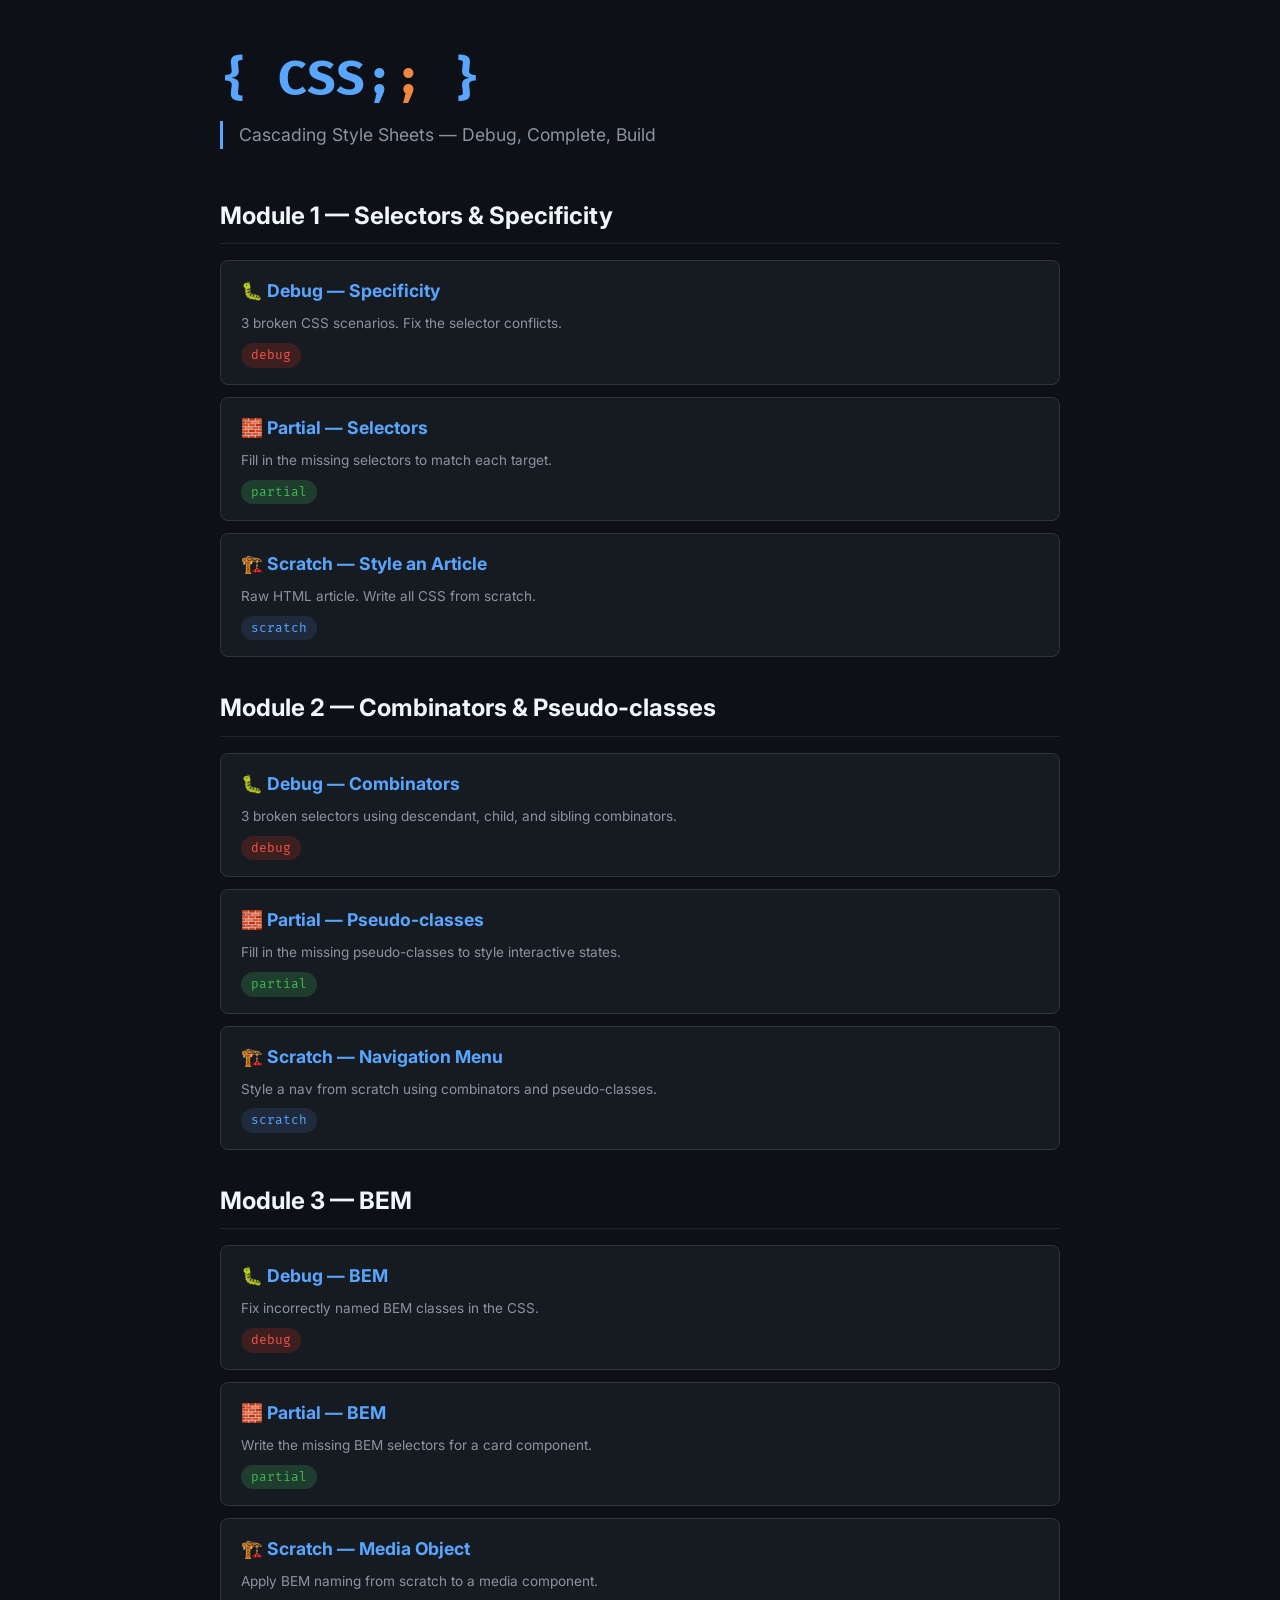
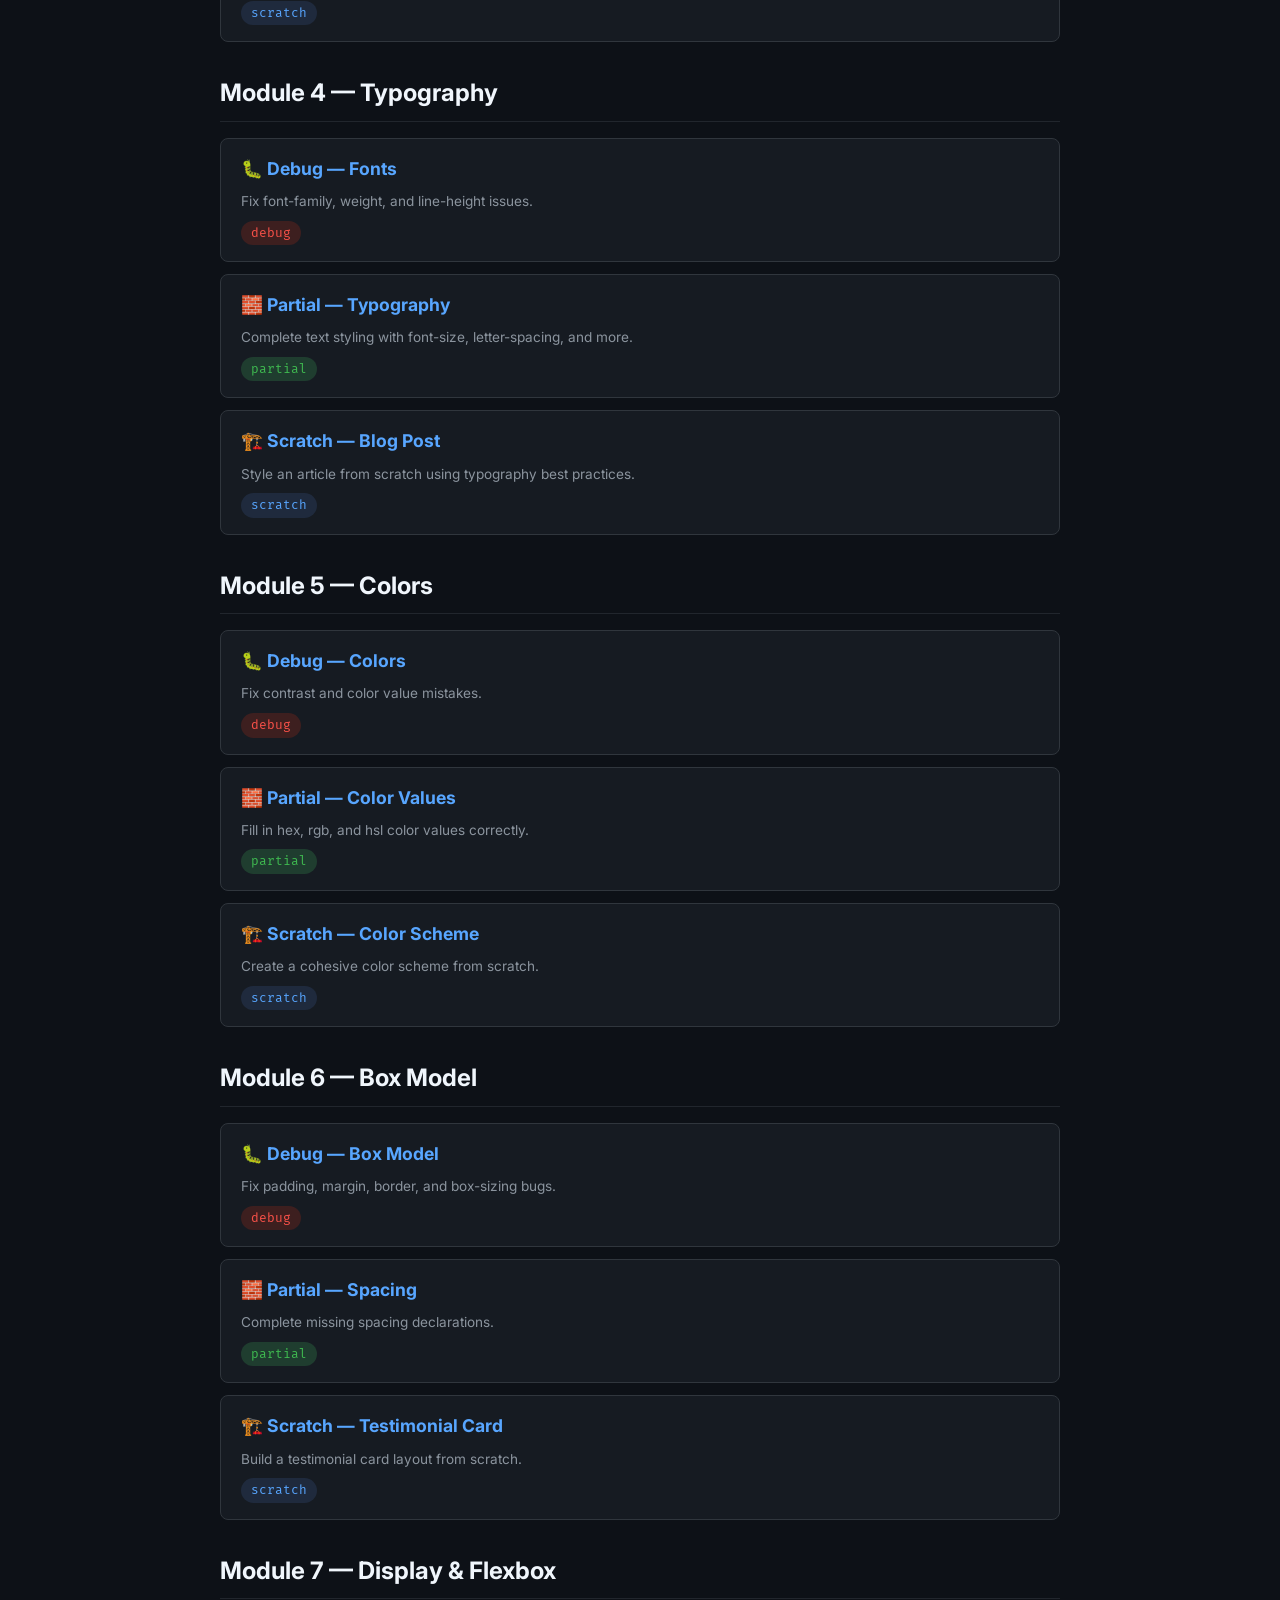
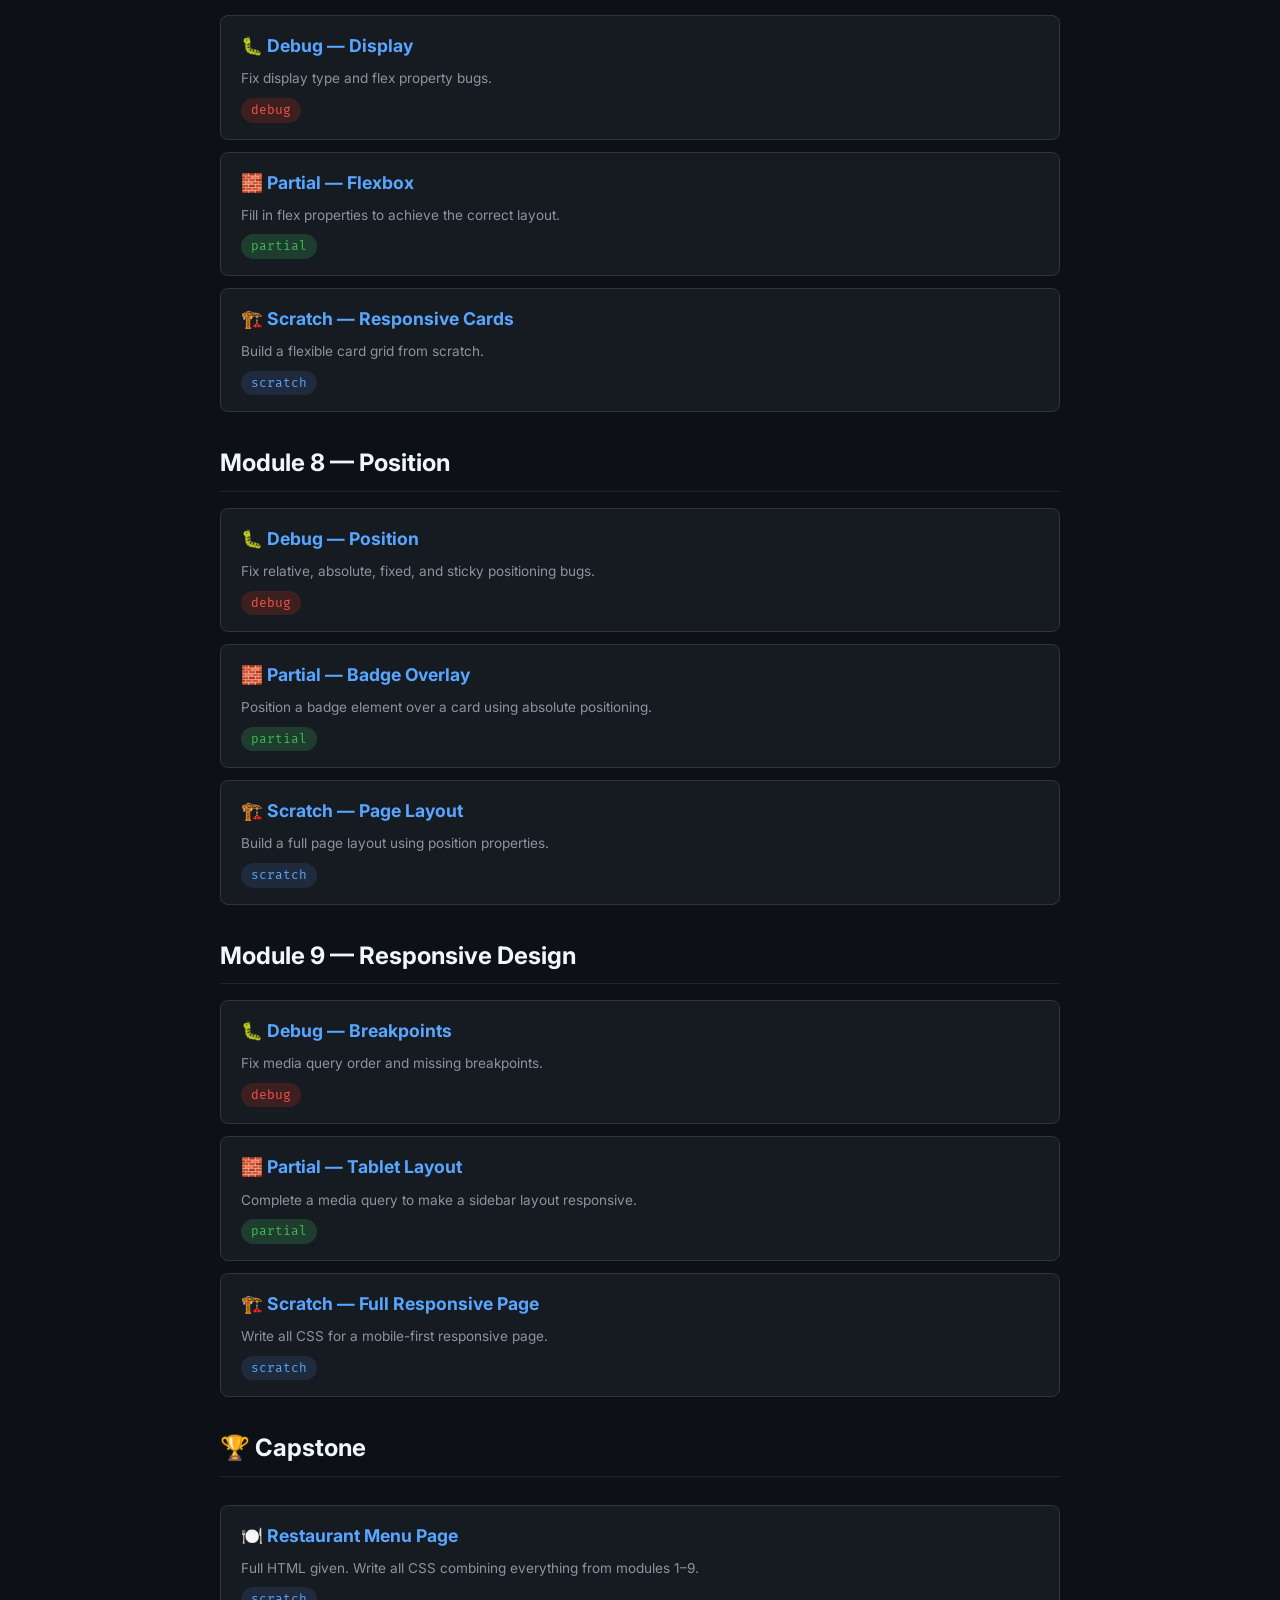
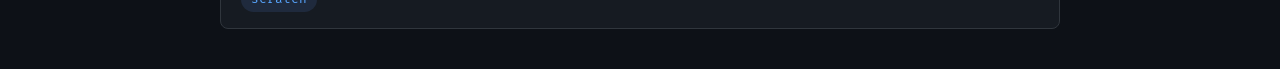
<file: index.html>
<!DOCTYPE html>
<html lang="en">
<head>
  <meta charset="UTF-8">
  <meta name="viewport" content="width=device-width, initial-scale=1.0">
  <title>{ CSS; } — Course Hub</title>
  <link rel="preconnect" href="https://fonts.googleapis.com">
  <link href="https://fonts.googleapis.com/css2?family=Fira+Mono:wght@500;700&family=Inter:wght@400;600;700&display=swap" rel="stylesheet">
  <style>
    * { margin: 0; padding: 0; box-sizing: border-box; }
    body { font-family: 'Inter', sans-serif; background: #0d1117; color: #e6edf3; line-height: 1.6; padding: 40px 24px; }
    .container { max-width: 840px; margin: 0 auto; }
    h1 { font-family: 'Fira Mono', monospace; font-size: 3rem; color: #58a6ff; margin-bottom: 4px; }
    h1 span { color: #f0883e; }
    .subtitle { color: #8b949e; font-size: 1.1rem; margin-bottom: 48px; border-left: 3px solid #58a6ff; padding-left: 16px; }
    h2 { font-size: 1.5rem; color: #f0f6fc; margin: 32px 0 16px; padding-bottom: 8px; border-bottom: 1px solid #21262d; }
    .module-grid { display: flex; flex-direction: column; gap: 12px; }
    .module { background: #161b22; border: 1px solid #30363d; border-radius: 8px; padding: 16px 20px; transition: border-color 0.2s; }
    .module:hover { border-color: #58a6ff; }
    .module h3 { font-size: 1.1rem; margin-bottom: 8px; }
    .module h3 a { color: #58a6ff; text-decoration: none; }
    .module h3 a:hover { text-decoration: underline; }
    .module .meta { font-size: 0.85rem; color: #8b949e; }
    .ex-list { display: flex; gap: 8px; flex-wrap: wrap; margin-top: 8px; }
    .ex-tag { font-family: 'Fira Mono', monospace; font-size: 0.8rem; padding: 2px 10px; border-radius: 20px; background: #21262d; color: #8b949e; }
    .ex-tag.debug { background: #3d1f1f; color: #f85149; }
    .ex-tag.partial { background: #1f3d2f; color: #3fb950; }
    .ex-tag.scratch { background: #1f2a3d; color: #58a6ff; }
    .capstone { margin-top: 12px; }
  </style>
</head>
<body>
  <div class="container">
    <h1>{ CSS;<span>;</span> }</h1>
    <div class="subtitle">Cascading Style Sheets — Debug, Complete, Build</div>

    <h2>Module 1 — Selectors &amp; Specificity</h2>
    <div class="module-grid">
      <div class="module">
        <h3><a href="exercises/module-01-selectors/exercise-specificity.html">🐛 Debug — Specificity</a></h3>
        <div class="meta">3 broken CSS scenarios. Fix the selector conflicts.</div>
        <div class="ex-list"><span class="ex-tag debug">debug</span></div>
      </div>
      <div class="module">
        <h3><a href="exercises/module-01-selectors/partial-selectors.html">🧱 Partial — Selectors</a></h3>
        <div class="meta">Fill in the missing selectors to match each target.</div>
        <div class="ex-list"><span class="ex-tag partial">partial</span></div>
      </div>
      <div class="module">
        <h3><a href="exercises/module-01-selectors/scratch-style-article.html">🏗️ Scratch — Style an Article</a></h3>
        <div class="meta">Raw HTML article. Write all CSS from scratch.</div>
        <div class="ex-list"><span class="ex-tag scratch">scratch</span></div>
      </div>
    </div>

    <h2>Module 2 — Combinators &amp; Pseudo-classes</h2>
    <div class="module-grid">
      <div class="module">
        <h3><a href="exercises/module-02-combinators/exercise-combinators.html">🐛 Debug — Combinators</a></h3>
        <div class="meta">3 broken selectors using descendant, child, and sibling combinators.</div>
        <div class="ex-list"><span class="ex-tag debug">debug</span></div>
      </div>
      <div class="module">
        <h3><a href="exercises/module-02-combinators/partial-pseudo.html">🧱 Partial — Pseudo-classes</a></h3>
        <div class="meta">Fill in the missing pseudo-classes to style interactive states.</div>
        <div class="ex-list"><span class="ex-tag partial">partial</span></div>
      </div>
      <div class="module">
        <h3><a href="exercises/module-02-combinators/scratch-menu.html">🏗️ Scratch — Navigation Menu</a></h3>
        <div class="meta">Style a nav from scratch using combinators and pseudo-classes.</div>
        <div class="ex-list"><span class="ex-tag scratch">scratch</span></div>
      </div>
    </div>

    <h2>Module 3 — BEM</h2>
    <div class="module-grid">
      <div class="module">
        <h3><a href="exercises/module-03-bem/exercise-bem.html">🐛 Debug — BEM</a></h3>
        <div class="meta">Fix incorrectly named BEM classes in the CSS.</div>
        <div class="ex-list"><span class="ex-tag debug">debug</span></div>
      </div>
      <div class="module">
        <h3><a href="exercises/module-03-bem/partial-bem.html">🧱 Partial — BEM</a></h3>
        <div class="meta">Write the missing BEM selectors for a card component.</div>
        <div class="ex-list"><span class="ex-tag partial">partial</span></div>
      </div>
      <div class="module">
        <h3><a href="exercises/module-03-bem/scratch-bem.html">🏗️ Scratch — Media Object</a></h3>
        <div class="meta">Apply BEM naming from scratch to a media component.</div>
        <div class="ex-list"><span class="ex-tag scratch">scratch</span></div>
      </div>
    </div>

    <h2>Module 4 — Typography</h2>
    <div class="module-grid">
      <div class="module">
        <h3><a href="exercises/module-04-typography/exercise-font.html">🐛 Debug — Fonts</a></h3>
        <div class="meta">Fix font-family, weight, and line-height issues.</div>
        <div class="ex-list"><span class="ex-tag debug">debug</span></div>
      </div>
      <div class="module">
        <h3><a href="exercises/module-04-typography/partial-typography.html">🧱 Partial — Typography</a></h3>
        <div class="meta">Complete text styling with font-size, letter-spacing, and more.</div>
        <div class="ex-list"><span class="ex-tag partial">partial</span></div>
      </div>
      <div class="module">
        <h3><a href="exercises/module-04-typography/scratch-blog-post.html">🏗️ Scratch — Blog Post</a></h3>
        <div class="meta">Style an article from scratch using typography best practices.</div>
        <div class="ex-list"><span class="ex-tag scratch">scratch</span></div>
      </div>
    </div>

    <h2>Module 5 — Colors</h2>
    <div class="module-grid">
      <div class="module">
        <h3><a href="exercises/module-05-colors/exercise-color.html">🐛 Debug — Colors</a></h3>
        <div class="meta">Fix contrast and color value mistakes.</div>
        <div class="ex-list"><span class="ex-tag debug">debug</span></div>
      </div>
      <div class="module">
        <h3><a href="exercises/module-05-colors/partial-color-values.html">🧱 Partial — Color Values</a></h3>
        <div class="meta">Fill in hex, rgb, and hsl color values correctly.</div>
        <div class="ex-list"><span class="ex-tag partial">partial</span></div>
      </div>
      <div class="module">
        <h3><a href="exercises/module-05-colors/scratch-color-scheme.html">🏗️ Scratch — Color Scheme</a></h3>
        <div class="meta">Create a cohesive color scheme from scratch.</div>
        <div class="ex-list"><span class="ex-tag scratch">scratch</span></div>
      </div>
    </div>

    <h2>Module 6 — Box Model</h2>
    <div class="module-grid">
      <div class="module">
        <h3><a href="exercises/module-06-box-model/exercise-box.html">🐛 Debug — Box Model</a></h3>
        <div class="meta">Fix padding, margin, border, and box-sizing bugs.</div>
        <div class="ex-list"><span class="ex-tag debug">debug</span></div>
      </div>
      <div class="module">
        <h3><a href="exercises/module-06-box-model/partial-spacing.html">🧱 Partial — Spacing</a></h3>
        <div class="meta">Complete missing spacing declarations.</div>
        <div class="ex-list"><span class="ex-tag partial">partial</span></div>
      </div>
      <div class="module">
        <h3><a href="exercises/module-06-box-model/scratch-testimonial.html">🏗️ Scratch — Testimonial Card</a></h3>
        <div class="meta">Build a testimonial card layout from scratch.</div>
        <div class="ex-list"><span class="ex-tag scratch">scratch</span></div>
      </div>
    </div>

    <h2>Module 7 — Display &amp; Flexbox</h2>
    <div class="module-grid">
      <div class="module">
        <h3><a href="exercises/module-07-display-flexbox/exercise-display.html">🐛 Debug — Display</a></h3>
        <div class="meta">Fix display type and flex property bugs.</div>
        <div class="ex-list"><span class="ex-tag debug">debug</span></div>
      </div>
      <div class="module">
        <h3><a href="exercises/module-07-display-flexbox/partial-flexbox.html">🧱 Partial — Flexbox</a></h3>
        <div class="meta">Fill in flex properties to achieve the correct layout.</div>
        <div class="ex-list"><span class="ex-tag partial">partial</span></div>
      </div>
      <div class="module">
        <h3><a href="exercises/module-07-display-flexbox/scratch-responsive-cards.html">🏗️ Scratch — Responsive Cards</a></h3>
        <div class="meta">Build a flexible card grid from scratch.</div>
        <div class="ex-list"><span class="ex-tag scratch">scratch</span></div>
      </div>
    </div>

    <h2>Module 8 — Position</h2>
    <div class="module-grid">
      <div class="module">
        <h3><a href="exercises/module-08-position/exercise-position.html">🐛 Debug — Position</a></h3>
        <div class="meta">Fix relative, absolute, fixed, and sticky positioning bugs.</div>
        <div class="ex-list"><span class="ex-tag debug">debug</span></div>
      </div>
      <div class="module">
        <h3><a href="exercises/module-08-position/partial-badge.html">🧱 Partial — Badge Overlay</a></h3>
        <div class="meta">Position a badge element over a card using absolute positioning.</div>
        <div class="ex-list"><span class="ex-tag partial">partial</span></div>
      </div>
      <div class="module">
        <h3><a href="exercises/module-08-position/scratch-page-layout.html">🏗️ Scratch — Page Layout</a></h3>
        <div class="meta">Build a full page layout using position properties.</div>
        <div class="ex-list"><span class="ex-tag scratch">scratch</span></div>
      </div>
    </div>

    <h2>Module 9 — Responsive Design</h2>
    <div class="module-grid">
      <div class="module">
        <h3><a href="exercises/module-09-responsive/exercise-breakpoints.html">🐛 Debug — Breakpoints</a></h3>
        <div class="meta">Fix media query order and missing breakpoints.</div>
        <div class="ex-list"><span class="ex-tag debug">debug</span></div>
      </div>
      <div class="module">
        <h3><a href="exercises/module-09-responsive/partial-tablet.html">🧱 Partial — Tablet Layout</a></h3>
        <div class="meta">Complete a media query to make a sidebar layout responsive.</div>
        <div class="ex-list"><span class="ex-tag partial">partial</span></div>
      </div>
      <div class="module">
        <h3><a href="exercises/module-09-responsive/scratch-full-responsive.css">🏗️ Scratch — Full Responsive Page</a></h3>
        <div class="meta">Write all CSS for a mobile-first responsive page.</div>
        <div class="ex-list"><span class="ex-tag scratch">scratch</span></div>
      </div>
    </div>

    <h2>🏆 Capstone</h2>
    <div class="module-grid">
      <div class="module capstone">
        <h3><a href="exercises/capstone-restaurant/index.html">🍽️ Restaurant Menu Page</a></h3>
        <div class="meta">Full HTML given. Write all CSS combining everything from modules 1–9.</div>
        <div class="ex-list"><span class="ex-tag scratch">scratch</span></div>
      </div>
    </div>
  </div>
</body>
</html>
</file>
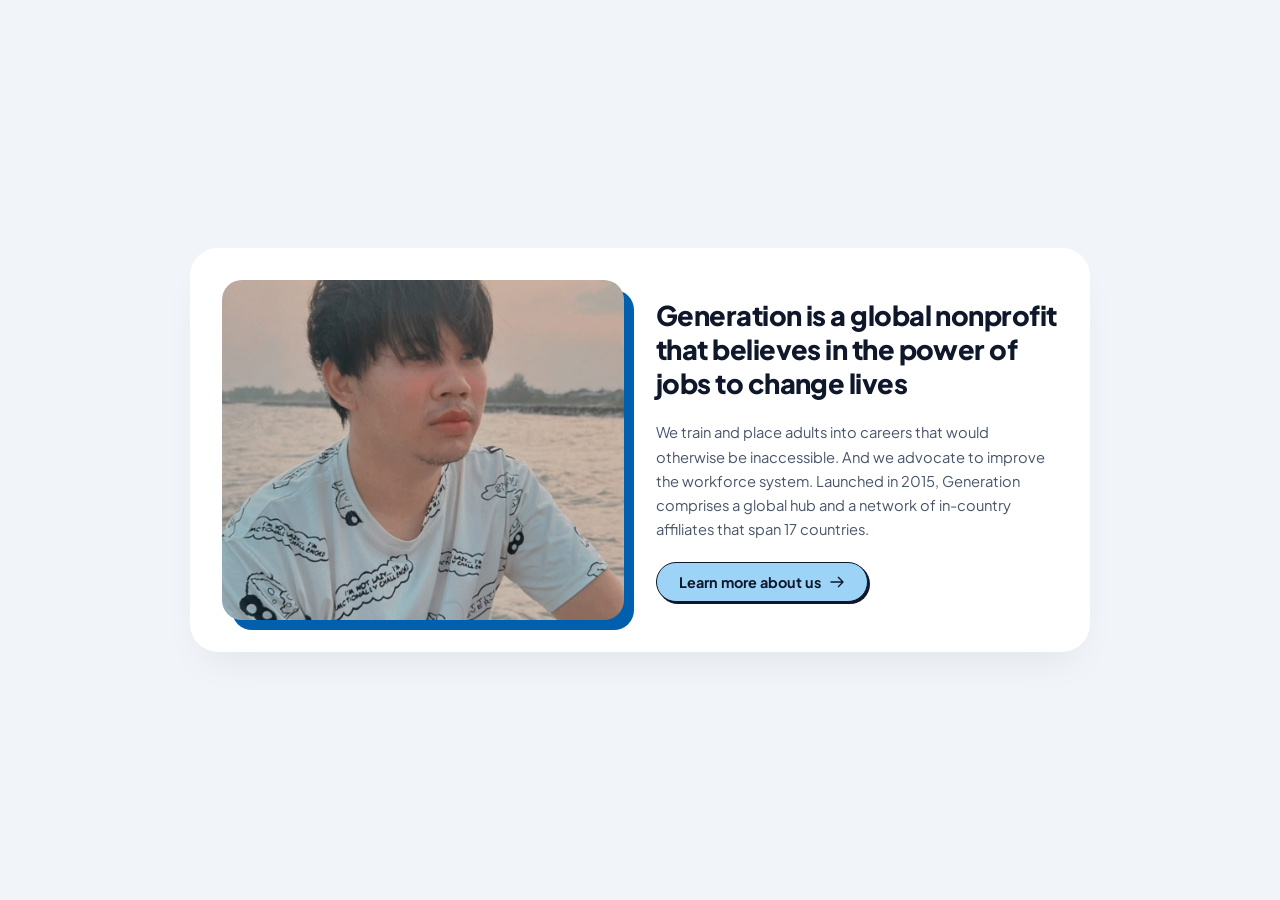
<file: css-ex/index.html>
<!DOCTYPE html>
<html lang="th">
<head>
  <meta charset="UTF-8">
  <meta name="viewport" content="width=device-width, initial-scale=1.0">
  <title>Generation Non-Profit Card</title>
  <link rel="stylesheet" href="style.css">
</head>
<body>


  <div class="card-container">

    <div class="image-box">
      <div class="accent-bg"></div>
      <img 
        src="proJ.jpg" 
        alt="รูปภาพชายหนุ่ม" 
        class="card-img"
      >
    </div>

    <div class="content-box">
      <h1 class="card-title">
        Generation is a global nonprofit that believes in the power of jobs to change lives
      </h1>
      <p class="card-description">
        We train and place adults into careers that would otherwise be inaccessible. And we advocate to improve the workforce system. Launched in 2015, Generation comprises a global hub and a network of in-country affiliates that span 17 countries.
      </p>

      <div class="button-wrapper">
        <button class="learn-btn">
          <span>Learn more about us</span>
          <svg class="arrow-icon" fill="none" stroke="currentColor" viewBox="0 0 24 24">
            <path stroke-linecap="round" stroke-linejoin="round" stroke-width="2" d="M14 5l7 7m0 0l-7 7m7-7H3"/>
          </svg>
        </button>
      </div>

    </div>

  </div>

</body>
</html>
</file>
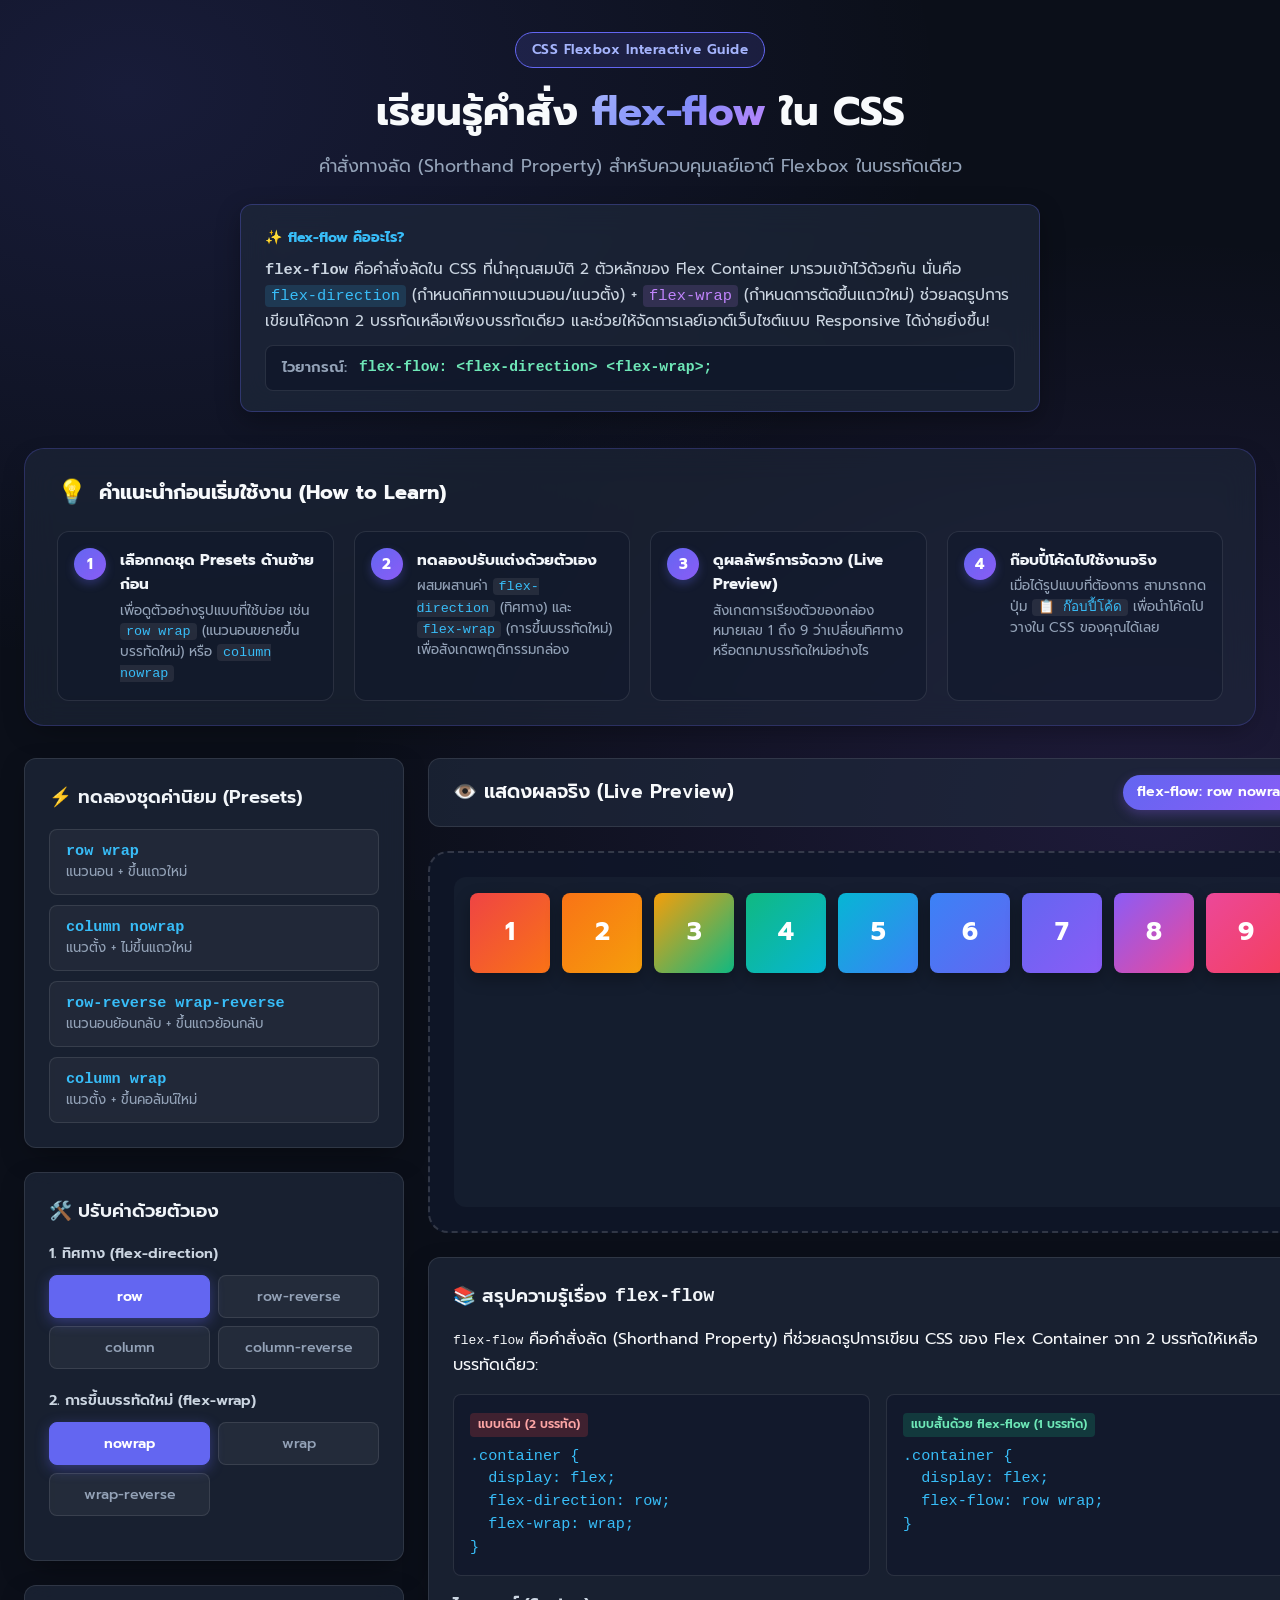
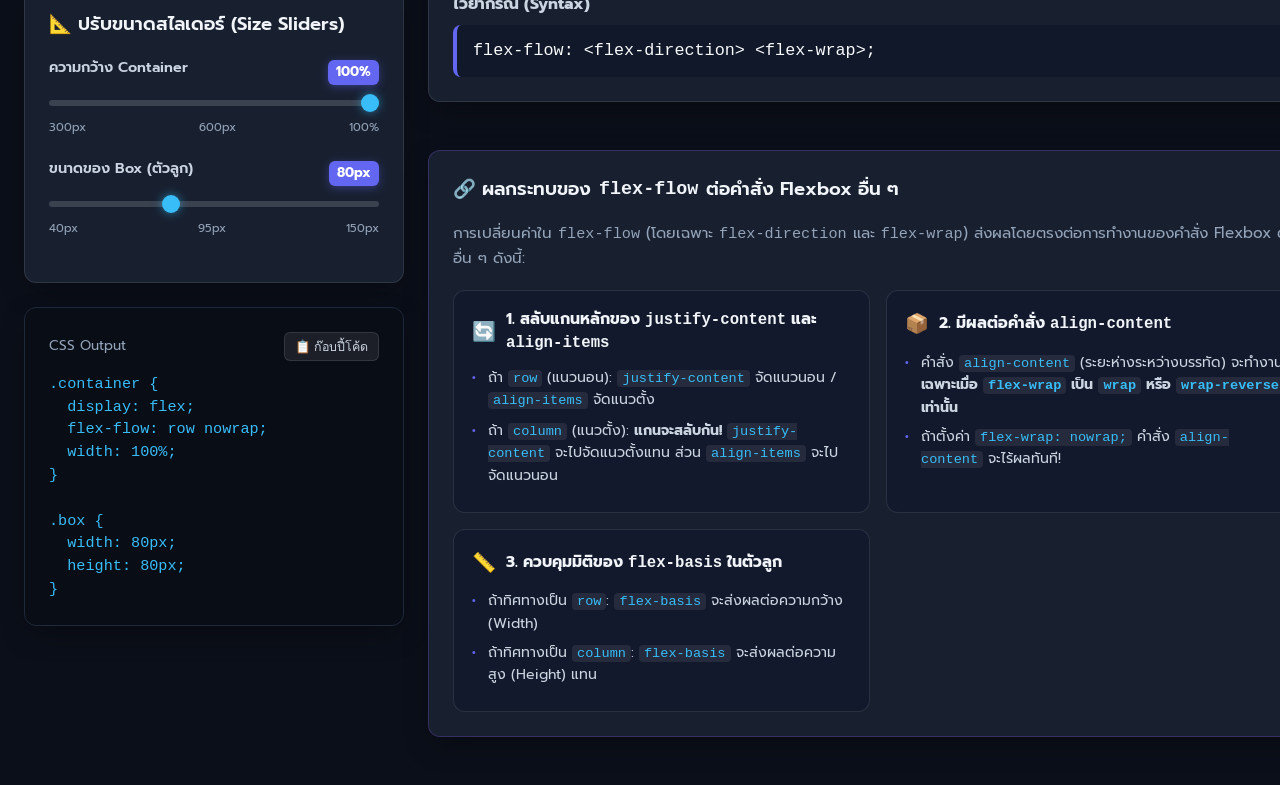
<file: css/index.html>
<!DOCTYPE html>
<html lang="th">
<head>
  <meta charset="UTF-8">
  <meta name="viewport" content="width=device-width, initial-scale=1.0">
  <title>เรียนรู้ CSS flex-flow — ชุมชนสายโค้ด</title>
  <!-- Google Fonts: Prompt & Plus Jakarta Sans -->
  <link rel="preconnect" href="https://fonts.googleapis.com">
  <link rel="preconnect" href="https://fonts.gstatic.com" crossorigin>
  <link href="https://fonts.googleapis.com/css2?family=Plus+Jakarta+Sans:wght@400;600;700;800&family=Prompt:wght@300;400;500;600;700&display=swap" rel="stylesheet">
  <link rel="stylesheet" href="Style.css">
</head>
<body>

  <!-- Header Section -->
  <header class="header">
    <div class="badge">CSS Flexbox Interactive Guide</div>
    <h1>เรียนรู้คำสั่ง <span class="gradient-text">flex-flow</span> ใน CSS</h1>
    <p class="subtitle">คำสั่งทางลัด (Shorthand Property) สำหรับควบคุมเลย์เอาต์ Flexbox ในบรรทัดเดียว</p>

    <!-- Intro Explanation Box -->
    <div class="hero-intro-box">
      <div class="intro-tag">✨ flex-flow คืออะไร?</div>
      <p class="intro-desc">
        <strong><code>flex-flow</code></strong> คือคำสั่งลัดใน CSS ที่นำคุณสมบัติ 2 ตัวหลักของ Flex Container มารวมเข้าไว้ด้วยกัน นั่นคือ
        <span class="hl-blue"><code>flex-direction</code> (กำหนดทิศทางแนวนอน/แนวตั้ง)</span> + 
        <span class="hl-purple"><code>flex-wrap</code> (กำหนดการตัดขึ้นแถวใหม่)</span> 
        ช่วยลดรูปการเขียนโค้ดจาก 2 บรรทัดเหลือเพียงบรรทัดเดียว และช่วยให้จัดการเลย์เอาต์เว็บไซต์แบบ Responsive ได้ง่ายยิ่งขึ้น!
      </p>
      <div class="intro-formula">
        <span>ไวยากรณ์:</span>
        <code>flex-flow: &lt;flex-direction&gt; &lt;flex-wrap&gt;;</code>
      </div>
    </div>
  </header>

  <!-- Getting Started Guide Card -->
  <section class="guide-card">
    <div class="guide-header">
      <span class="guide-icon">💡</span>
      <h2>คำแนะนำก่อนเริ่มใช้งาน (How to Learn)</h2>
    </div>
    <div class="guide-steps">
      <div class="guide-step">
        <span class="step-num">1</span>
        <div class="step-content">
          <strong>เลือกกดชุด Presets ด้านซ้ายก่อน</strong>
          <p>เพื่อดูตัวอย่างรูปแบบที่ใช้บ่อย เช่น <code>row wrap</code> (แนวนอนขยายขึ้นบรรทัดใหม่) หรือ <code>column nowrap</code></p>
        </div>
      </div>
      <div class="guide-step">
        <span class="step-num">2</span>
        <div class="step-content">
          <strong>ทดลองปรับแต่งด้วยตัวเอง</strong>
          <p>ผสมผสานค่า <code>flex-direction</code> (ทิศทาง) และ <code>flex-wrap</code> (การขึ้นบรรทัดใหม่) เพื่อสังเกตพฤติกรรมกล่อง</p>
        </div>
      </div>
      <div class="guide-step">
        <span class="step-num">3</span>
        <div class="step-content">
          <strong>ดูผลลัพธ์การจัดวาง (Live Preview)</strong>
          <p>สังเกตการเรียงตัวของกล่องหมายเลข 1 ถึง 9 ว่าเปลี่ยนทิศทางหรือตกมาบรรทัดใหม่อย่างไร</p>
        </div>
      </div>
      <div class="guide-step">
        <span class="step-num">4</span>
        <div class="step-content">
          <strong>ก๊อบปี้โค้ดไปใช้งานจริง</strong>
          <p>เมื่อได้รูปแบบที่ต้องการ สามารถกดปุ่ม <code>📋 ก๊อบปี้โค้ด</code> เพื่อนำโค้ดไปวางใน CSS ของคุณได้เลย</p>
        </div>
      </div>
    </div>
  </section>

  <main class="main-layout">
    
    <!-- Left Column: Controls & Code Output -->
    <aside class="control-panel">
      
      <!-- Preset Quick Buttons -->
      <section class="card">
        <h2>⚡ ทดลองชุดค่านิยม (Presets)</h2>
        <div class="preset-buttons">
          <button class="btn btn-preset" onclick="setFlexFlow('row', 'wrap')">
            <code>row wrap</code>
            <span>แนวนอน + ขึ้นแถวใหม่</span>
          </button>
          <button class="btn btn-preset" onclick="setFlexFlow('column', 'nowrap')">
            <code>column nowrap</code>
            <span>แนวตั้ง + ไม่ขึ้นแถวใหม่</span>
          </button>
          <button class="btn btn-preset" onclick="setFlexFlow('row-reverse', 'wrap-reverse')">
            <code>row-reverse wrap-reverse</code>
            <span>แนวนอนย้อนกลับ + ขึ้นแถวย้อนกลับ</span>
          </button>
          <button class="btn btn-preset" onclick="setFlexFlow('column', 'wrap')">
            <code>column wrap</code>
            <span>แนวตั้ง + ขึ้นคอลัมน์ใหม่</span>
          </button>
        </div>
      </section>

      <!-- Custom Selector Controls -->
      <section class="card">
        <h2>🛠️ ปรับค่าด้วยตัวเอง</h2>
        
        <div class="control-group">
          <label class="control-label">1. ทิศทาง (flex-direction)</label>
          <div class="button-grid" id="direction-buttons">
            <button class="btn btn-option active" data-dir="row" onclick="changeDirection('row')">row</button>
            <button class="btn btn-option" data-dir="row-reverse" onclick="changeDirection('row-reverse')">row-reverse</button>
            <button class="btn btn-option" data-dir="column" onclick="changeDirection('column')">column</button>
            <button class="btn btn-option" data-dir="column-reverse" onclick="changeDirection('column-reverse')">column-reverse</button>
          </div>
        </div>

        <div class="control-group">
          <label class="control-label">2. การขึ้นบรรทัดใหม่ (flex-wrap)</label>
          <div class="button-grid" id="wrap-buttons">
            <button class="btn btn-option active" data-wrap="nowrap" onclick="changeWrap('nowrap')">nowrap</button>
            <button class="btn btn-option" data-wrap="wrap" onclick="changeWrap('wrap')">wrap</button>
            <button class="btn btn-option" data-wrap="wrap-reverse" onclick="changeWrap('wrap-reverse')">wrap-reverse</button>
          </div>
        </div>
      </section>

      <!-- Size Controls Section (Range Sliders) -->
      <section class="card">
        <h2>📐 ปรับขนาดสไลเดอร์ (Size Sliders)</h2>
        
        <div class="control-group">
          <div class="slider-header">
            <label class="control-label" for="container-slider">ความกว้าง Container</label>
            <span class="slider-value" id="container-val-label">100%</span>
          </div>
          <input type="range" id="container-slider" min="300" max="900" value="900" class="range-slider" oninput="onContainerSlider(this.value)">
          <div class="slider-ticks">
            <span>300px</span>
            <span>600px</span>
            <span>100%</span>
          </div>
        </div>

        <div class="control-group">
          <div class="slider-header">
            <label class="control-label" for="box-slider">ขนาดของ Box (ตัวลูก)</label>
            <span class="slider-value" id="box-val-label">80px</span>
          </div>
          <input type="range" id="box-slider" min="40" max="150" value="80" class="range-slider" oninput="onBoxSlider(this.value)">
          <div class="slider-ticks">
            <span>40px</span>
            <span>95px</span>
            <span>150px</span>
          </div>
        </div>
      </section>

      <!-- Code Output Display -->
      <section class="card code-card">
        <div class="code-header">
          <span>CSS Output</span>
          <button class="btn-copy" onclick="copyCode()" id="copy-btn">📋 ก๊อบปี้โค้ด</button>
        </div>
        <pre><code id="css-code-display">.container {
  display: flex;
  flex-flow: row nowrap;
}</code></pre>
      </section>

    </aside>

    <!-- Right Column: Interactive Live Preview & Knowledge -->
    <section class="preview-area">
      
      <!-- Live Preview Header -->
      <div class="preview-header">
        <h2>👁️ แสดงผลจริง (Live Preview)</h2>
        <span class="status-badge" id="current-flow-status">flex-flow: row nowrap</span>
      </div>

      <!-- Container Box Stage -->
      <div class="stage-wrapper">
        <div class="container" id="flex-container">
          <div class="box box-1"><span>1</span></div>
          <div class="box box-2"><span>2</span></div>
          <div class="box box-3"><span>3</span></div>
          <div class="box box-4"><span>4</span></div>
          <div class="box box-5"><span>5</span></div>
          <div class="box box-6"><span>6</span></div>
          <div class="box box-7"><span>7</span></div>
          <div class="box box-8"><span>8</span></div>
          <div class="box box-9"><span>9</span></div>
        </div>
      </div>

      <!-- Theory & Knowledge Section -->
      <article class="card theory-card">
        <h2>📚 สรุปความรู้เรื่อง <code>flex-flow</code></h2>
        <p><code>flex-flow</code> คือคำสั่งลัด (Shorthand Property) ที่ช่วยลดรูปการเขียน CSS ของ Flex Container จาก 2 บรรทัดให้เหลือบรรทัดเดียว:</p>
        
        <div class="comparison-grid">
          <div class="comparison-box">
            <span class="tag tag-old">แบบเดิม (2 บรรทัด)</span>
            <pre><code>.container {
  display: flex;
  flex-direction: row;
  flex-wrap: wrap;
}</code></pre>
          </div>
          <div class="comparison-box">
            <span class="tag tag-new">แบบสั้นด้วย flex-flow (1 บรรทัด)</span>
            <pre><code>.container {
  display: flex;
  flex-flow: row wrap;
}</code></pre>
          </div>
        </div>

        <h3>ไวยากรณ์ (Syntax)</h3>
        <p class="syntax-highlight"><code>flex-flow: &lt;flex-direction&gt; &lt;flex-wrap&gt;;</code></p>
      </article>

      <!-- Impact on Other Flexbox Properties Card -->
      <article class="card impact-card">
        <h2>🔗 ผลกระทบของ <code>flex-flow</code> ต่อคำสั่ง Flexbox อื่น ๆ</h2>
        <p class="impact-intro">การเปลี่ยนค่าใน <code>flex-flow</code> (โดยเฉพาะ <code>flex-direction</code> และ <code>flex-wrap</code>) ส่งผลโดยตรงต่อการทำงานของคำสั่ง Flexbox ตัวอื่น ๆ ดังนี้:</p>
        
        <div class="impact-grid">
          
          <div class="impact-box">
            <div class="impact-header">
              <span class="impact-icon">🔄</span>
              <h4>1. สลับแกนหลักของ <code>justify-content</code> และ <code>align-items</code></h4>
            </div>
            <ul>
              <li>ถ้า <code>row</code> (แนวนอน): <code>justify-content</code> จัดแนวนอน / <code>align-items</code> จัดแนวตั้ง</li>
              <li>ถ้า <code>column</code> (แนวตั้ง): <strong>แกนจะสลับกัน!</strong> <code>justify-content</code> จะไปจัดแนวตั้งแทน ส่วน <code>align-items</code> จะไปจัดแนวนอน</li>
            </ul>
          </div>

          <div class="impact-box">
            <div class="impact-header">
              <span class="impact-icon">📦</span>
              <h4>2. มีผลต่อคำสั่ง <code>align-content</code></h4>
            </div>
            <ul>
              <li>คำสั่ง <code>align-content</code> (ระยะห่างระหว่างบรรทัด) จะทำงาน <strong>เฉพาะเมื่อ <code>flex-wrap</code> เป็น <code>wrap</code> หรือ <code>wrap-reverse</code> เท่านั้น</strong></li>
              <li>ถ้าตั้งค่า <code>flex-wrap: nowrap;</code> คำสั่ง <code>align-content</code> จะไร้ผลทันที!</li>
            </ul>
          </div>

          <div class="impact-box">
            <div class="impact-header">
              <span class="impact-icon">📏</span>
              <h4>3. ควบคุมมิติของ <code>flex-basis</code> ในตัวลูก</h4>
            </div>
            <ul>
              <li>ถ้าทิศทางเป็น <code>row</code>: <code>flex-basis</code> จะส่งผลต่อความกว้าง (Width)</li>
              <li>ถ้าทิศทางเป็น <code>column</code>: <code>flex-basis</code> จะส่งผลต่อความสูง (Height) แทน</li>
            </ul>
          </div>

        </div>
      </article>

    </section>

  </main>

  <!-- Interactive JavaScript Logic -->
  <script>
    let currentDir = 'row';
    let currentWrap = 'nowrap';
    let containerWidthVal = 900; // 900 means 100%
    let boxSizeVal = 80;

    function getContainerWidthStr() {
      return containerWidthVal >= 900 ? '100%' : `${containerWidthVal}px`;
    }

    function getBoxSizeStr() {
      return `${boxSizeVal}px`;
    }

    function updatePreview() {
      const flexContainer = document.getElementById('flex-container');
      const cssDisplay = document.getElementById('css-code-display');
      const statusBadge = document.getElementById('current-flow-status');
      const containerValLabel = document.getElementById('container-val-label');
      const boxValLabel = document.getElementById('box-val-label');

      const cWidthStr = getContainerWidthStr();
      const bSizeStr = getBoxSizeStr();

      // Update Labels
      containerValLabel.textContent = cWidthStr;
      boxValLabel.textContent = bSizeStr;

      // Apply styles to container
      flexContainer.style.flexFlow = `${currentDir} ${currentWrap}`;
      flexContainer.style.width = cWidthStr;

      // Apply styles to all boxes
      document.querySelectorAll('.box').forEach(box => {
        box.style.width = bSizeStr;
        box.style.height = bSizeStr;
        box.style.minWidth = bSizeStr;
        box.style.minHeight = bSizeStr;
        
        // Dynamic font size
        const numVal = parseInt(boxSizeVal);
        box.style.fontSize = `${Math.max(0.9, numVal / 50).toFixed(2)}rem`;
      });

      // Update Code Text Display
      cssDisplay.textContent = `.container {\n  display: flex;\n  flex-flow: ${currentDir} ${currentWrap};\n  width: ${cWidthStr};\n}\n\n.box {\n  width: ${bSizeStr};\n  height: ${bSizeStr};\n}`;
      statusBadge.textContent = `flex-flow: ${currentDir} ${currentWrap}`;

      // Update Active Buttons UI
      document.querySelectorAll('#direction-buttons .btn-option').forEach(btn => {
        btn.classList.toggle('active', btn.getAttribute('data-dir') === currentDir);
      });
      document.querySelectorAll('#wrap-buttons .btn-option').forEach(btn => {
        btn.classList.toggle('active', btn.getAttribute('data-wrap') === currentWrap);
      });
    }

    function changeDirection(dir) {
      currentDir = dir;
      updatePreview();
    }

    function changeWrap(wrap) {
      currentWrap = wrap;
      updatePreview();
    }

    function onContainerSlider(val) {
      containerWidthVal = parseInt(val);
      updatePreview();
    }

    function onBoxSlider(val) {
      boxSizeVal = parseInt(val);
      updatePreview();
    }

    function setFlexFlow(dir, wrap) {
      currentDir = dir;
      currentWrap = wrap;
      updatePreview();
    }

    function copyCode() {
      const codeText = document.getElementById('css-code-display').textContent;
      navigator.clipboard.writeText(codeText).then(() => {
        const btn = document.getElementById('copy-btn');
        btn.textContent = '✅ คัดลอกแล้ว!';
        setTimeout(() => {
          btn.textContent = '📋 ก๊อบปี้โค้ด';
        }, 2000);
      });
    }

    // Initial setup
    updatePreview();
  </script>
</body>
</html>
</file>
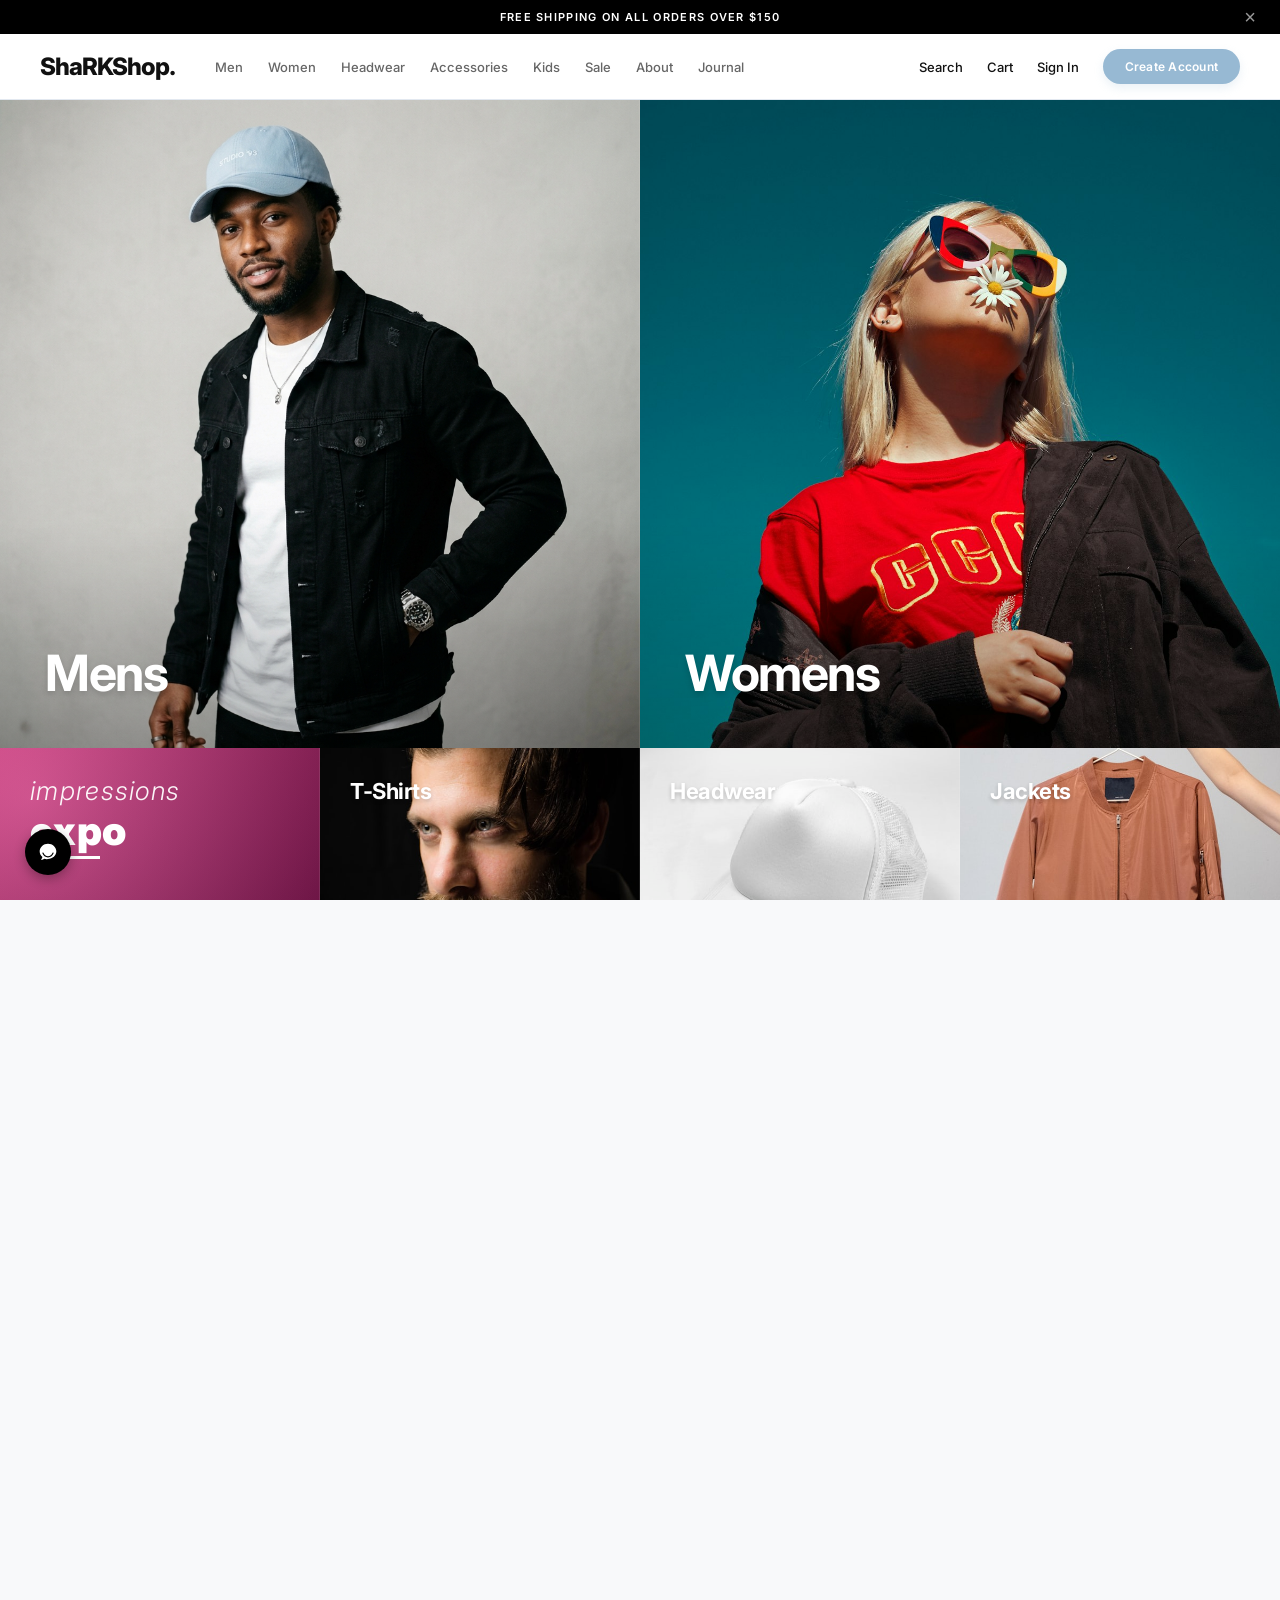
<file: ex-html-css/index.html>
<!DOCTYPE html>
<html lang="en">
<head>
    <meta charset="UTF-8">
    <meta name="viewport" content="width=device-width, initial-scale=1.0">
    <title>AS Colour | Quality Blank Apparel</title>
    <link rel="preconnect" href="https://fonts.googleapis.com">
    <link rel="preconnect" href="https://fonts.gstatic.com" crossorigin>
    <link href="https://fonts.googleapis.com/css2?family=Inter:wght@300;400;500;600;700;800&display=swap" rel="stylesheet">
    <link rel="stylesheet" href="style.css">
</head>
<body>

    <!-- แถบโปรโมชันและแถบประกาศข่าวสารด้านบนสุด -->
    <div class="promo-bar" id="promoBar">
        <div class="promo-content">Free shipping on all orders over $150</div>
        <button class="promo-close" onclick="document.getElementById('promoBar').style.display='none'" aria-label="Close Announcement">&times;</button>
    </div>

    <!-- แถบหัวเว็บและเมนูนำทางหลัก -->
    <header class="site-header">
        <div class="header-container">
            <!-- โลโก้แบรนด์ร้านค้า -->
            <a href="#" class="logo">ShaRKShop<span>.</span></a>
            
            <!-- รายการลิงก์หมวดหมู่สินค้าหลัก -->
            <nav class="nav-categories" aria-label="Primary Navigation">
                <a href="#" class="nav-link">Men</a>
                <a href="#" class="nav-link">Women</a>
                <a href="#" class="nav-link">Headwear</a>
                <a href="#" class="nav-link">Accessories</a>
                <a href="#" class="nav-link">Kids</a>
                <a href="#" class="nav-link">Sale</a>
                <a href="#" class="nav-link">About</a>
                <a href="#" class="nav-link">Journal</a>
            </nav>

            <!-- เมนูเครื่องมือเสริมและปุ่มสมัครสมาชิก -->
            <div class="nav-utilities">
                <a href="#" class="util-link">Search</a>
                <a href="#" class="util-link">Cart</a>
                <a href="#" class="util-link">Sign In</a>
                <a href="#" class="btn-create-account">Create Account</a>
                <!-- ปุ่มเมนู Hamburger สำหรับจอมือถือ [NEW] -->
                <button class="mobile-menu-toggle" id="mobileMenuToggle" aria-label="Toggle Menu">
                    <span></span>
                    <span></span>
                    <span></span>
                </button>
            </div>
        </div>
    </header>

    <!-- กล่องเมนูดึงด้านข้างสำหรับจอมือถือ [NEW] -->
    <div class="mobile-drawer" id="mobileDrawer">
        <button class="drawer-close" id="drawerClose" aria-label="Close Menu">&times;</button>
        <nav class="mobile-drawer-nav">
            <a href="#" class="mobile-drawer-link">Men</a>
            <a href="#" class="mobile-drawer-link">Women</a>
            <a href="#" class="mobile-drawer-link">Headwear</a>
            <a href="#" class="mobile-drawer-link">Accessories</a>
            <a href="#" class="mobile-drawer-link">Kids</a>
            <a href="#" class="mobile-drawer-link">Sale</a>
            <a href="#" class="mobile-drawer-link">About</a>
            <a href="#" class="mobile-drawer-link">Journal</a>
            <hr class="drawer-divider">
            <a href="#" class="mobile-drawer-link util">Search</a>
            <a href="#" class="mobile-drawer-link util">Cart</a>
            <a href="#" class="mobile-drawer-link util">Sign In</a>
            <a href="#" class="btn-drawer-cta">Create Account</a>
        </nav>
    </div>


    <!-- พื้นที่เนื้อหาหลักของเว็บไซต์ -->
    <main class="main-content">
        <!-- ส่วนแบนเนอร์เด่นด้านบนสุด แบ่งแบบ 2 คอลัมน์ -->
        <section class="hero-grid" aria-label="Featured Categories">
            <!-- แบนเนอร์ฝั่งสินค้าสำหรับผู้ชาย -->
            <a href="#" class="hero-card mens" aria-label="Shop Mens Collection">
                <div class="card-bg" style="background-image: url('images/hero_mens.png');"></div>
                <div class="card-overlay"></div>
                <div class="card-content">
                    <h2 class="category-title">Mens</h2>
                </div>
            </a>
            
            <!-- แบนเนอร์ฝั่งสินค้าสำหรับผู้หญิง -->
            <a href="#" class="hero-card womens" aria-label="Shop Womens Collection">
                <div class="card-bg" style="background-image: url('images/hero_womens.png');"></div>
                <div class="card-overlay"></div>
                <div class="card-content">
                    <h2 class="category-title">Womens</h2>
                </div>
            </a>
        </section>

        <!-- ส่วนแสดงกล่องหมวดหมู่สินค้าแนวนอน 4 คอลัมน์ -->
        <section class="showcase-grid" aria-label="Product Highlights">
            <!-- การ์ดพิเศษสำหรับงาน Impressions Expo -->
            <a href="#" class="showcase-card expo-card" aria-label="Impressions Expo details">
                <div class="expo-bg"></div>
                <div class="expo-overlay"></div>
                <div class="expo-content">
                    <span class="expo-sub">impressions</span>
                    <h3 class="expo-title">expo</h3>
                    <div class="expo-badge">SUPPORT</div>
                </div>
            </a>

            <!-- การ์ดหมวดหมู่ย่อย เสื้อยืด -->
            <a href="#" class="showcase-card product-card" aria-label="Shop T-Shirts">
                <div class="card-bg" style="background-image: url('images/showcase_tshirt.png');"></div>
                <div class="product-content">
                    <h3 class="product-title">T-Shirts</h3>
                </div>
            </a>

            <!-- การ์ดหมวดหมู่ย่อย หมวก -->
            <a href="#" class="showcase-card product-card" aria-label="Shop Headwear">
                <div class="card-bg" style="background-image: url('images/showcase_headwear.png');"></div>
                <div class="product-content">
                    <h3 class="product-title">Headwear</h3>
                </div>
            </a>

            <!-- การ์ดหมวดหมู่ย่อย เสื้อแจ็คเก็ต -->
            <a href="#" class="showcase-card product-card" aria-label="Shop Jackets">
                <div class="card-bg" style="background-image: url('images/showcase_jackets.png');"></div>
                <div class="product-content">
                    <h3 class="product-title">Jackets</h3>
                </div>
            </a>
        </section>

        <!-- ส่วนนำเสนอคุณค่าจุดเด่นของแบรนด์ -->
        <section class="brand-values" aria-label="Brand Values">
            <div class="values-container">
                <div class="value-item">
                    <svg class="value-icon" xmlns="http://www.w3.org/2000/svg" fill="none" viewBox="0 0 24 24" stroke="currentColor">
                        <path stroke-linecap="round" stroke-linejoin="round" stroke-width="1.5" d="M9 12l2 2 4-4m5.618-4.016A11.955 11.955 0 0112 2.944a11.955 11.955 0 01-8.618 3.04A12.02 12.02 0 003 9c0 5.591 3.824 10.29 9 11.622 5.176-1.332 9-6.03 9-11.622 0-1.042-.133-2.052-.382-3.016z" />
                    </svg>
                    <h4>Premium Quality</h4>
                    <p>100% combed cotton and high-grade combed yarn for supreme durability.</p>
                </div>
                <div class="value-item">
                    <svg class="value-icon" xmlns="http://www.w3.org/2000/svg" fill="none" viewBox="0 0 24 24" stroke="currentColor">
                        <path stroke-linecap="round" stroke-linejoin="round" stroke-width="1.5" d="M12 11c0 3.517-1.009 6.799-2.753 9.571m-3.44-2.04l.054-.09A13.916 13.916 0 009 11.37zM4 11c0 1.66.134 3.29.393 4.88c.038.22.067.44.1.66m6.507-6.507a10.5 10.5 0 11-6.507 6.507m6.507-6.507v.01" />
                    </svg>
                    <h4>Ethically Sourced</h4>
                    <p>We source responsibly and manufacture under certified ethical practices.</p>
                </div>
                <div class="value-item">
                    <svg class="value-icon" xmlns="http://www.w3.org/2000/svg" fill="none" viewBox="0 0 24 24" stroke="currentColor">
                        <path stroke-linecap="round" stroke-linejoin="round" stroke-width="1.5" d="M19 11H5m14 0a2 2 0 012 2v6a2 2 0 01-2 2H5a2 2 0 01-2-2v-6a2 2 0 012-2m14 0V9a2 2 0 00-2-2M5 11V9a2 2 0 012-2m0 0V5a2 2 0 012-2h6a2 2 0 012 2v2M7 7h10" />
                    </svg>
                    <h4>Print & Embroider Ready</h4>
                    <p>Optimized combed fabric surfaces designed explicitly for custom branding.</p>
                </div>
                <div class="value-item">
                    <svg class="value-icon" xmlns="http://www.w3.org/2000/svg" fill="none" viewBox="0 0 24 24" stroke="currentColor">
                        <path stroke-linecap="round" stroke-linejoin="round" stroke-width="1.5" d="M3.055 11H5a2 2 0 012 2v1a2 2 0 002 2 2 2 0 012 2v2.945M8 3.935V5.5A2.5 2.5 0 0010.5 8h.5a2 2 0 012 2 2 2 0 002 2h2a2.5 2.5 0 002.5-2.5V10m-3.935-6.5A11.955 11.955 0 0112 2.944a11.955 11.955 0 01-8.618 3.04A12.02 12.02 0 003 9c0 .559.038 1.11.111 1.648" />
                    </svg>
                    <h4>Global Hubs</h4>
                    <p>Dispatched daily from our warehouses across AU, NZ, US, UK, and EU.</p>
                </div>
            </div>
        </section>

        <!-- ส่วนแสดงผลรายการสินค้าแนะนำมาใหม่ -->
        <section class="featured-products" aria-label="New Arrivals Collection">
            <div class="section-header">
                <h2 class="section-title">New Arrivals</h2>
                <a href="#" class="view-all-link">View All Products</a>
            </div>
            
            <div class="products-grid">
                <!-- สินค้าที่ 1: เสื้อยืดคลาสสิกออร์แกนิก -->
                <div class="product-item">
                    <div class="product-image-container">
                        <img src="images/product_tee.png" alt="Classic Tee" class="product-img">
                        <span class="product-tag">Organic</span>
                        <div class="quick-add-overlay">
                            <button class="btn-quick-add">Quick Add</button>
                        </div>
                    </div>
                    <div class="product-info">
                        <div class="product-meta">
                            <span class="product-cat">T-Shirts</span>
                            <div class="product-rating">
                                <span class="stars">&#9733;&#9733;&#9733;&#9733;&#9733;</span>
                                <span class="reviews-count">(42)</span>
                            </div>
                        </div>
                        <h4 class="item-name"><a href="#">Classic Organic Tee</a></h4>
                        <div class="product-price">$22.00</div>
                        <div class="color-swatches">
                            <span class="swatch white active" aria-label="White"></span>
                            <span class="swatch black" aria-label="Black"></span>
                            <span class="swatch grey" aria-label="Grey"></span>
                            <span class="swatch navy" aria-label="Navy"></span>
                        </div>
                    </div>
                </div>

                <!-- สินค้าที่ 2: เสื้อฮู้ดผ้าหนาพิเศษ -->
                <div class="product-item">
                    <div class="product-image-container">
                        <img src="images/product_hoodie.png" alt="Heavy Hoodie" class="product-img">
                        <span class="product-tag hot">Heavyweight</span>
                        <div class="quick-add-overlay">
                            <button class="btn-quick-add">Quick Add</button>
                        </div>
                    </div>
                    <div class="product-info">
                        <div class="product-meta">
                            <span class="product-cat">Hoodies</span>
                            <div class="product-rating">
                                <span class="stars">&#9733;&#9733;&#9733;&#9733;&#9734;</span>
                                <span class="reviews-count">(58)</span>
                            </div>
                        </div>
                        <h4 class="item-name"><a href="#">Heavy Pullover Hood</a></h4>
                        <div class="product-price">$48.00</div>
                        <div class="color-swatches">
                            <span class="swatch sand active" aria-label="Sand"></span>
                            <span class="swatch black" aria-label="Black"></span>
                            <span class="swatch charcoal" aria-label="Charcoal"></span>
                        </div>
                    </div>
                </div>

                <!-- สินค้าที่ 3: หมวกไหมพรมพรีเมียม -->
                <div class="product-item">
                    <div class="product-image-container">
                        <img src="images/product_beanie.png" alt="Premium Beanie" class="product-img">
                        <div class="quick-add-overlay">
                            <button class="btn-quick-add">Quick Add</button>
                        </div>
                    </div>
                    <div class="product-info">
                        <div class="product-meta">
                            <span class="product-cat">Headwear</span>
                            <div class="product-rating">
                                <span class="stars">&#9733;&#9733;&#9733;&#9733;&#9733;</span>
                                <span class="reviews-count">(19)</span>
                            </div>
                        </div>
                        <h4 class="item-name"><a href="#">Rib Knit Beanie</a></h4>
                        <div class="product-price">$18.00</div>
                        <div class="color-swatches">
                            <span class="swatch grey active" aria-label="Grey"></span>
                            <span class="swatch sage" aria-label="Sage"></span>
                            <span class="swatch mustard" aria-label="Mustard"></span>
                            <span class="swatch black" aria-label="Black"></span>
                        </div>
                    </div>
                </div>

                <!-- สินค้าที่ 4: เสื้อโค้ชกันฝน -->
                <div class="product-item">
                    <div class="product-image-container">
                        <img src="images/product_jacket.png" alt="Coach Jacket" class="product-img">
                        <span class="product-tag">New</span>
                        <div class="quick-add-overlay">
                            <button class="btn-quick-add">Quick Add</button>
                        </div>
                    </div>
                    <div class="product-info">
                        <div class="product-meta">
                            <span class="product-cat">Jackets</span>
                            <div class="product-rating">
                                <span class="stars">&#9733;&#9733;&#9733;&#9733;&#9734;</span>
                                <span class="reviews-count">(31)</span>
                            </div>
                        </div>
                        <h4 class="item-name"><a href="#">Waterproof Coach Jacket</a></h4>
                        <div class="product-price">$65.00</div>
                        <div class="color-swatches">
                            <span class="swatch black active" aria-label="Black"></span>
                            <span class="swatch forest" aria-label="Forest Green"></span>
                            <span class="swatch navy" aria-label="Navy"></span>
                        </div>
                    </div>
                </div>
            </div>
        </section>

        <!-- ส่วนแบนเนอร์บทความข่าวสารวารสาร (Journal) -->
        <section class="journal-banner" aria-label="Brand Journal Banner">
            <div class="banner-bg" style="background-image: url('images/journal_banner.png');"></div>
            <div class="banner-overlay"></div>
            <div class="banner-content">
                <span class="banner-sub">Blank Canvas Expression</span>
                <h2 class="banner-title">Made for print. Built for style.</h2>
                <p class="banner-desc">Explore how printers, designers, and brands utilize AS Colour premium blanks to bring their custom apparel ideas to life.</p>
                <a href="#" class="btn-read-journal">Read the Journal</a>
            </div>
        </section>
    </main>

    <!-- ส่วนท้ายเว็บไซต์ (Footer Section) -->
    <footer class="site-footer">
        <div class="footer-container">
            <!-- คอลัมน์ข่าวสารข้อมูลท้ายเว็บ: สมัครจดหมายข่าว -->
            <div class="footer-col newsletter-col">
                <a href="#" class="logo footer-logo">ascolour<span>.</span></a>
                <p class="footer-desc">High quality blank apparel designed for screen printing, embroidery, and retail fashion.</p>
                <form class="newsletter-form" onsubmit="event.preventDefault(); alert('Subscribed!');">
                    <input type="email" placeholder="Your email address" class="input-newsletter" required>
                    <button type="submit" class="btn-subscribe" aria-label="Subscribe to newsletter">
                        <svg xmlns="http://www.w3.org/2000/svg" fill="none" viewBox="0 0 24 24" stroke="currentColor" width="18" height="18">
                            <path stroke-linecap="round" stroke-linejoin="round" stroke-width="2" d="M14 5l7 7m0 0l-7 7m7-7H3" />
                        </svg>
                    </button>
                </form>
            </div>

            <!-- คอลัมน์สารบัญรายการลิงก์นำทางท้ายเว็บ -->
            <div class="footer-col">
                <h5 class="footer-col-title">Shop</h5>
                <ul class="footer-links">
                    <li><a href="#">Men's Apparel</a></li>
                    <li><a href="#">Women's Apparel</a></li>
                    <li><a href="#">Headwear Catalog</a></li>
                    <li><a href="#">Accessories</a></li>
                    <li><a href="#">Kids Collection</a></li>
                    <li><a href="#">New Releases</a></li>
                </ul>
            </div>

            <div class="footer-col">
                <h5 class="footer-col-title">Support</h5>
                <ul class="footer-links">
                    <li><a href="#">Track Order</a></li>
                    <li><a href="#">Shipping Info</a></li>
                    <li><a href="#">Returns & Exchanges</a></li>
                    <li><a href="#">Sizing Charts</a></li>
                    <li><a href="#">Contact Us</a></li>
                    <li><a href="#">FAQs</a></li>
                </ul>
            </div>

            <div class="footer-col">
                <h5 class="footer-col-title">Company</h5>
                <ul class="footer-links">
                    <li><a href="#">Our Story</a></li>
                    <li><a href="#">Ethical Production</a></li>
                    <li><a href="#">B2B Wholesale Portal</a></li>
                    <li><a href="#">Sustainability</a></li>
                    <li><a href="#">Careers</a></li>
                    <li><a href="#">Terms & Privacy</a></li>
                </ul>
            </div>
        </div>

        <!-- แถบระบุลิขสิทธิ์และโซเชียลมีเดียด้านล่างสุดของเว็บ -->
        <div class="footer-bottom">
            <div class="footer-bottom-container">
                <p class="copyright">&copy; 2026 AS Colour. All rights reserved. Designed for blank expression.</p>
                <div class="social-links">
                    <a href="#" aria-label="Facebook">FB</a>
                    <a href="#" aria-label="Instagram">IG</a>
                    <a href="#" aria-label="Pinterest">PT</a>
                    <a href="#" aria-label="Twitter">TW</a>
                </div>
            </div>
        </div>
    </footer>

    <!-- ปุ่มบริการสนับสนุนแชทลอยตัวที่มุมจอ -->
    <button class="support-widget" aria-label="Open Chat Support">
        <svg xmlns="http://www.w3.org/2000/svg" viewBox="0 0 24 24" fill="currentColor" width="20" height="20">
            <path d="M12 2C6.477 2 2 6.13 2 11.22c0 2.68 1.25 5.1 3.28 6.8-.18.72-.67 2.1-1.48 2.87-.13.13-.15.34-.05.49.07.1.18.16.3.16.2 0 1.95-.2 3.82-1.3A10.74 10.74 0 0012 20.44c5.523 0 10-4.13 10-9.22S17.523 2 12 2zm0 16.5c-3.15 0-5.83-2.1-6.72-4.9a.75.75 0 111.44-.4c.67 2.11 2.86 3.8 5.28 3.8 2.42 0 4.61-1.69 5.28-3.8a.75.75 0 111.44.4c-.89 2.8-3.57 4.9-6.72 4.9z"/>
        </svg>
    </button>

    <!-- ⚡ สคริปต์ตรวจจับพิกัดสกรอลเมาส์ (Intersection Observer) เพื่อทำแอนิเมชันการลอยขึ้นเมื่อเลื่อนจอมาถึง -->
    <script>
        document.addEventListener('DOMContentLoaded', () => {
            const observerOptions = {
                root: null, // อิงขอบเขตการเห็นตามเบราว์เซอร์จริง (Viewport)
                rootMargin: '0px',
                threshold: 0.12 // เริ่มต้นทำงานเมื่อชิ้นส่วนโผล่เข้าจอมาแล้ว 12%
            };

            const scrollObserver = new IntersectionObserver((entries, observer) => {
                entries.forEach(entry => {
                    if (entry.isIntersecting) {
                        // สั่งให้กล่องลอยขึ้นและแสดงผลเมื่อเลื่อนมาเจอ
                        entry.target.classList.add('visible');
                        // เมื่อแสดงแล้ว ให้ยกเลิกการสังเกตการณ์เพื่อความลื่นไหลและประหยัดการทำงานบราวเซอร์
                        observer.unobserve(entry.target);
                    }
                });
            }, observerOptions);

            // ค้นหากล่ององค์ประกอบด้านล่างทั้งหมดที่จะแสดงผลตอนสกรอล (รวม New Arrivals, Showcase และจุดเด่นของแบรนด์)
            const scrollAnimatedItems = document.querySelectorAll('.showcase-card, .value-item, .product-item, .journal-banner');
            
            scrollAnimatedItems.forEach(item => {
                // เพิ่มคลาสสไตล์ตั้งต้นสำหรับลอยเข้า
                item.classList.add('scroll-trigger');
                // สั่งให้ระบบเริ่มเฝ้าติดตามชิ้นส่วนนั้นๆ
                scrollObserver.observe(item);
            });

            // ⚡ สคริปต์สำหรับการสลับเปิด-ปิดเมนูแฮมเบอร์เกอร์บนจอมือถือ
            const toggleBtn = document.getElementById('mobileMenuToggle');
            const closeBtn = document.getElementById('drawerClose');
            const drawer = document.getElementById('mobileDrawer');

            if (toggleBtn && drawer) {
                toggleBtn.addEventListener('click', () => {
                    drawer.classList.add('active');
                    document.body.style.overflow = 'hidden'; // ล็อกไม่ให้เลื่อนหน้าจอหลัก
                });
            }

            if (closeBtn && drawer) {
                closeBtn.addEventListener('click', () => {
                    drawer.classList.remove('active');
                    document.body.style.overflow = ''; // ปลดล็อกหน้าจอหลัก
                });
            }
        });
    </script>

</body>
</html>
</file>
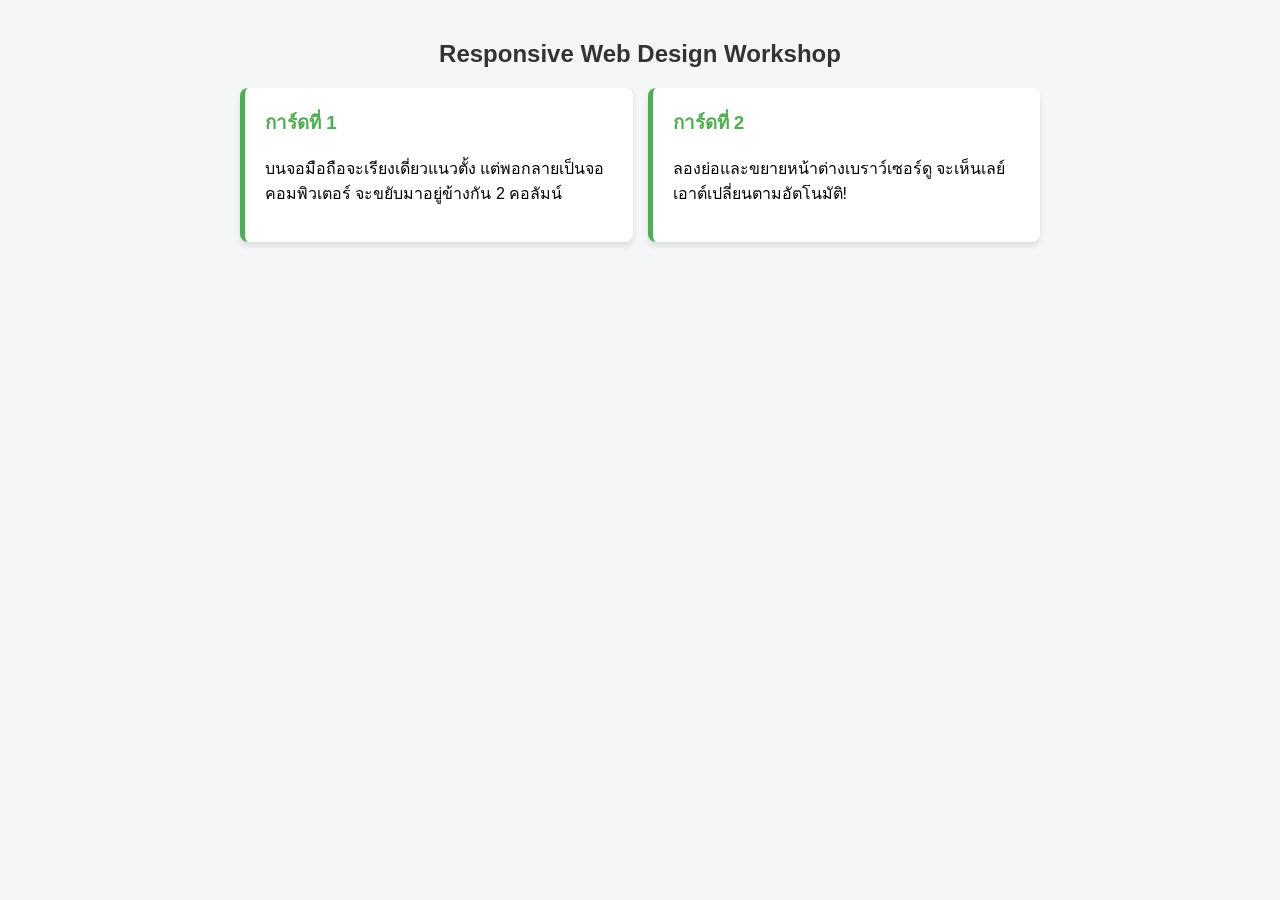
<file: test/index.html>
<!DOCTYPE html>
<html lang="th">
<head>
    <meta charset="UTF-8">
    <meta name="viewport" content="width=device-width, initial-scale=1.0">
    <title>Responsive Workshop</title>
    <link rel="stylesheet" href="style.css">
</head>
<body>

    <h2>Responsive Web Design Workshop</h2>

    <div class="card-container">
        <div class="card">
            <h3>การ์ดที่ 1</h3>
            <p>บนจอมือถือจะเรียงเดี่ยวแนวตั้ง แต่พอกลายเป็นจอคอมพิวเตอร์ จะขยับมาอยู่ข้างกัน 2 คอลัมน์</p>
        </div>
        <div class="card">
            <h3>การ์ดที่ 2</h3>
            <p>ลองย่อและขยายหน้าต่างเบราว์เซอร์ดู จะเห็นเลย์เอาต์เปลี่ยนตามอัตโนมัติ!</p>
        </div>
    </div>

</body>
</html>
</file>
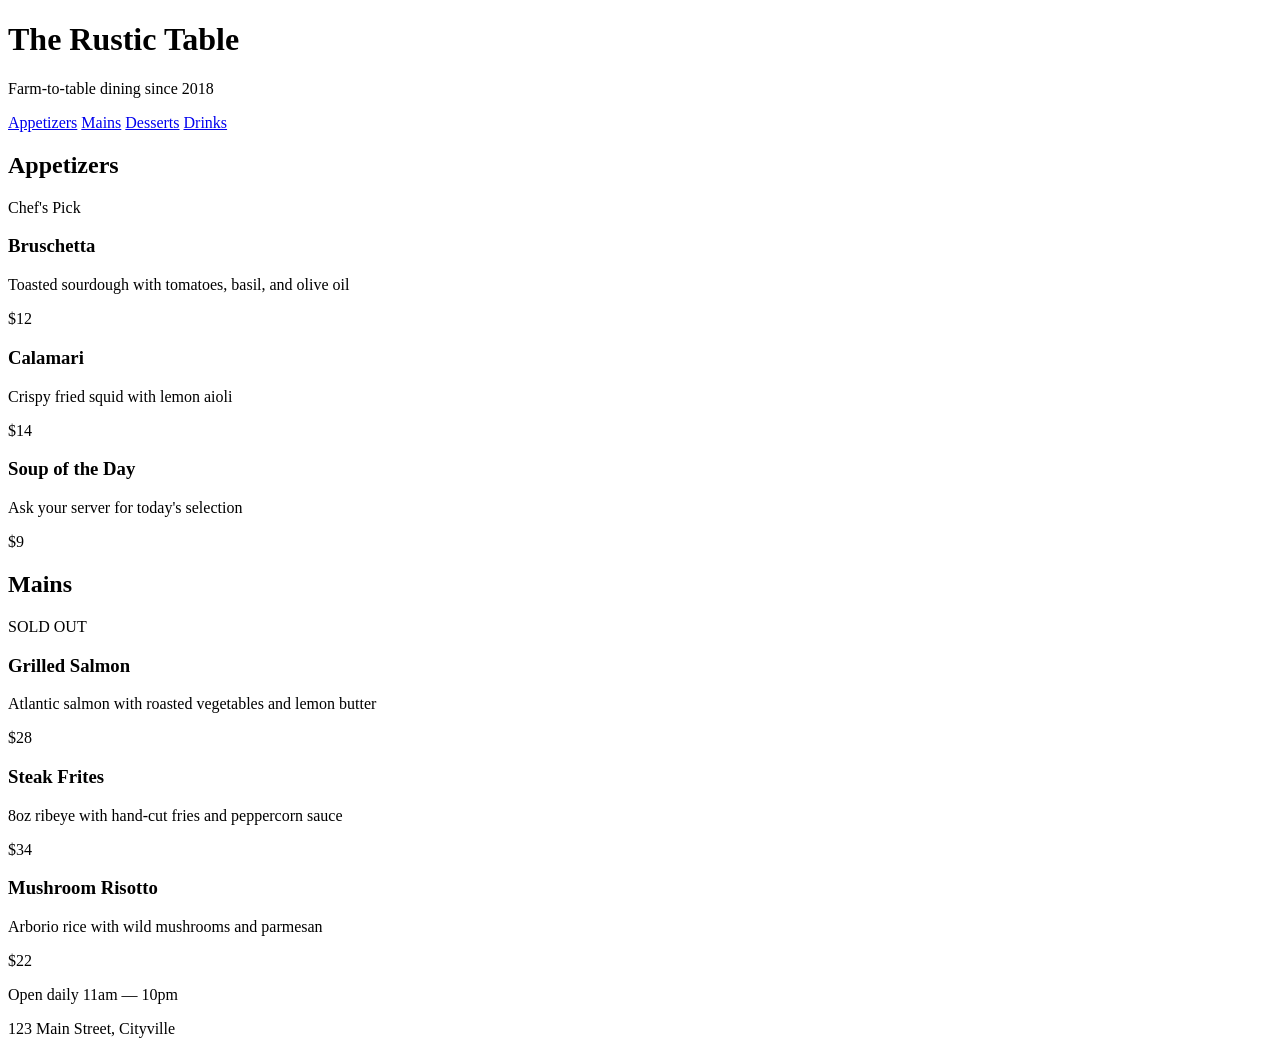
<file: exercises/capstone-restaurant/index.html>
<!DOCTYPE html>
<html lang="en">
<head>
  <meta charset="UTF-8">
  <meta name="viewport" content="width=device-width, initial-scale=1.0">
  <title>🍽️ Restaurant Menu</title>
  <link rel="stylesheet" href="style.css">
</head>
<body>

  <header class="header">
    <h1 class="header__title">The Rustic Table</h1>
    <p class="header__subtitle">Farm-to-table dining since 2018</p>
  </header>

  <nav class="nav">
    <a href="#" class="nav__link">Appetizers</a>
    <a href="#" class="nav__link">Mains</a>
    <a href="#" class="nav__link">Desserts</a>
    <a href="#" class="nav__link">Drinks</a>
  </nav>

  <main class="menu">
    <section class="menu__section">
      <h2 class="menu__heading">Appetizers</h2>
      <div class="menu__grid">
        <div class="menu-item">
          <span class="menu-item__badge">Chef's Pick</span>
          <h3 class="menu-item__name">Bruschetta</h3>
          <p class="menu-item__desc">Toasted sourdough with tomatoes, basil, and olive oil</p>
          <span class="menu-item__price">$12</span>
        </div>
        <div class="menu-item">
          <h3 class="menu-item__name">Calamari</h3>
          <p class="menu-item__desc">Crispy fried squid with lemon aioli</p>
          <span class="menu-item__price">$14</span>
        </div>
        <div class="menu-item">
          <h3 class="menu-item__name">Soup of the Day</h3>
          <p class="menu-item__desc">Ask your server for today's selection</p>
          <span class="menu-item__price">$9</span>
        </div>
      </div>
    </section>

    <section class="menu__section">
      <h2 class="menu__heading">Mains</h2>
      <div class="menu__grid">
        <div class="menu-item">
          <span class="menu-item__badge menu-item__badge--sold">SOLD OUT</span>
          <h3 class="menu-item__name">Grilled Salmon</h3>
          <p class="menu-item__desc">Atlantic salmon with roasted vegetables and lemon butter</p>
          <span class="menu-item__price">$28</span>
        </div>
        <div class="menu-item">
          <h3 class="menu-item__name">Steak Frites</h3>
          <p class="menu-item__desc">8oz ribeye with hand-cut fries and peppercorn sauce</p>
          <span class="menu-item__price">$34</span>
        </div>
        <div class="menu-item">
          <h3 class="menu-item__name">Mushroom Risotto</h3>
          <p class="menu-item__desc">Arborio rice with wild mushrooms and parmesan</p>
          <span class="menu-item__price">$22</span>
        </div>
      </div>
    </section>
  </main>

  <footer class="footer">
    <p class="footer__text">Open daily 11am — 10pm</p>
    <p class="footer__text">123 Main Street, Cityville</p>
  </footer>

</body>
</html>
</file>
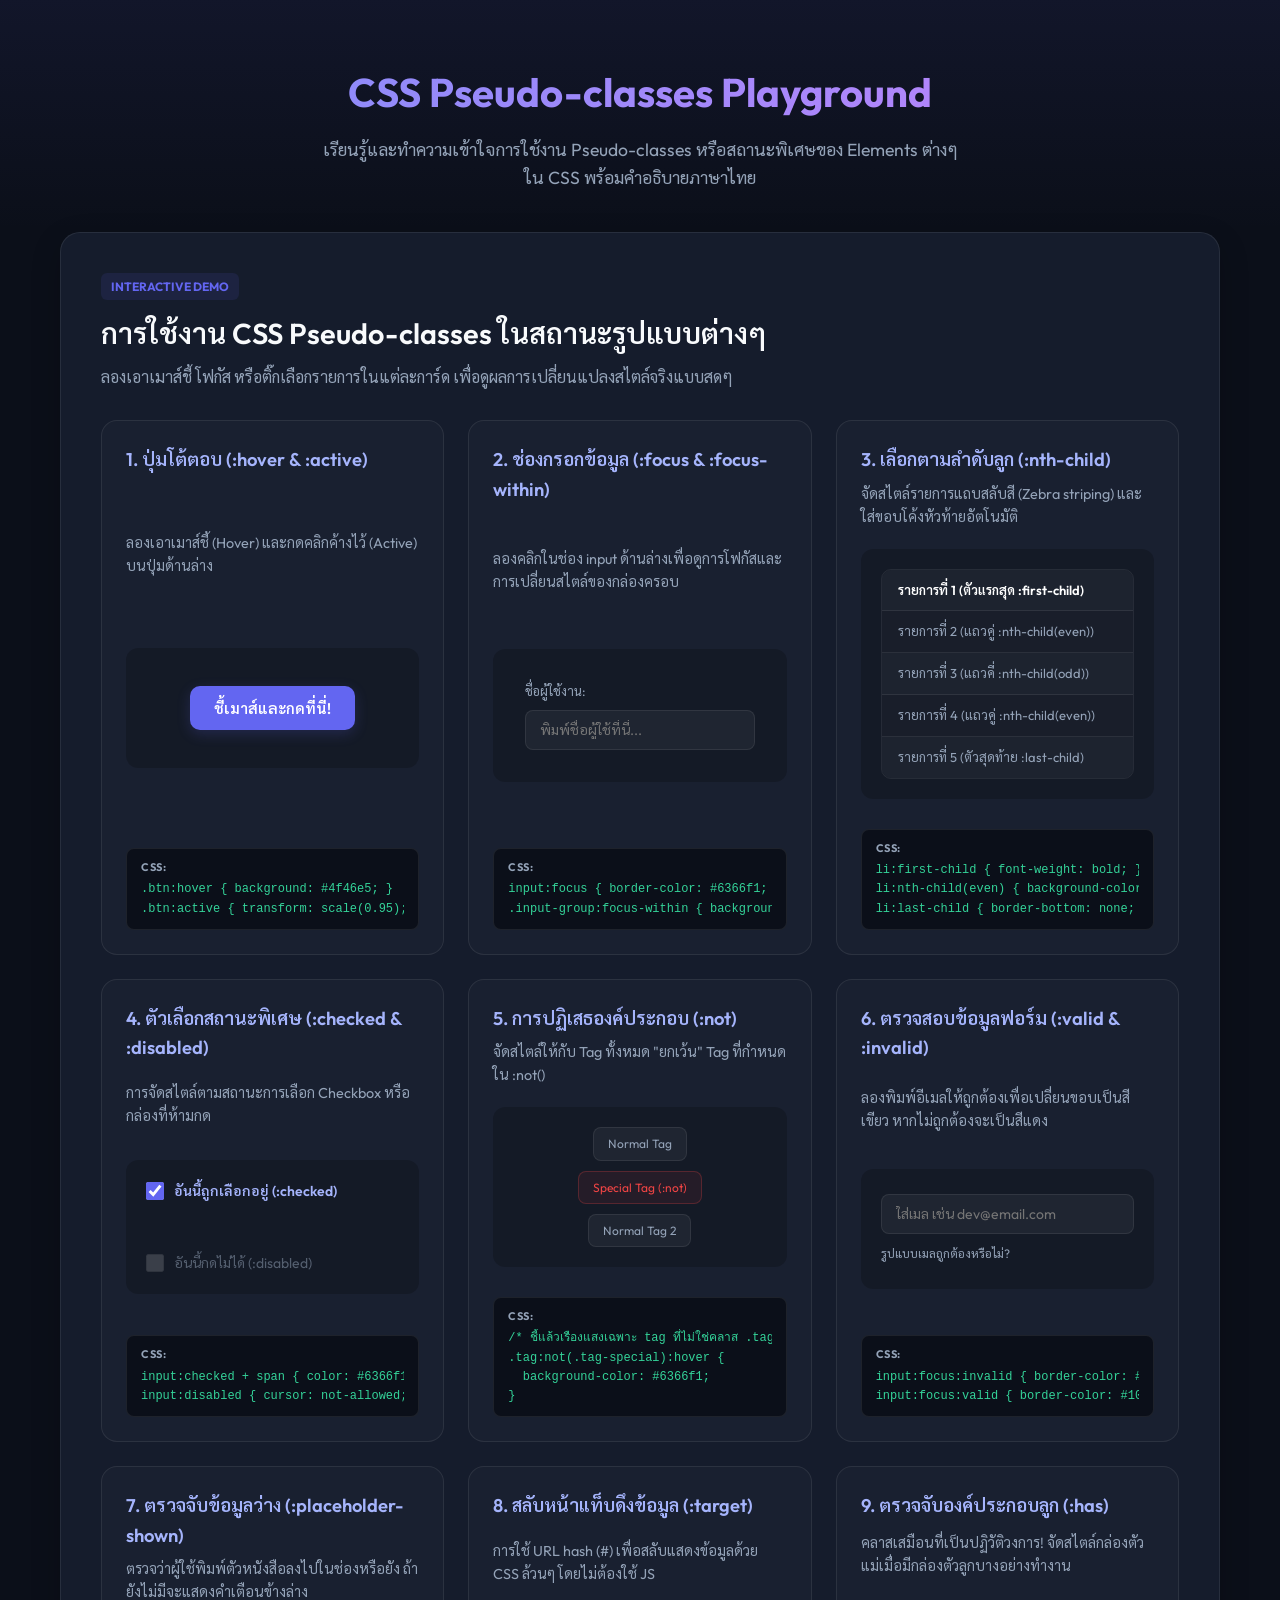
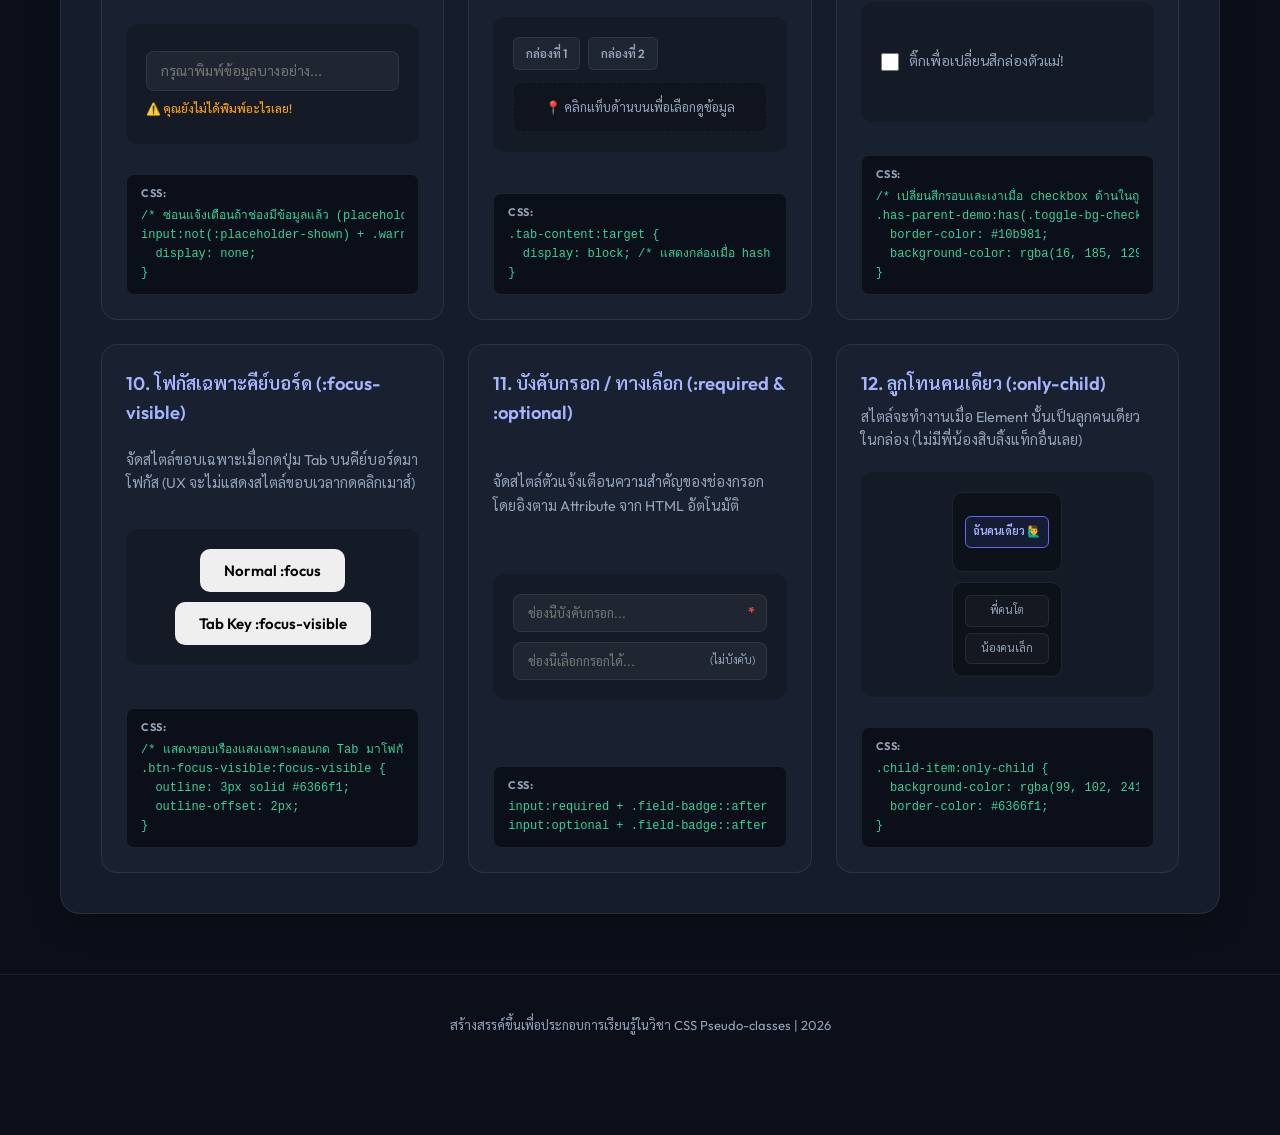
<file: Pseudo-classes-and-Responsive Web Design/pseude/index.html>
<!DOCTYPE html>
<html lang="th">
<head>
  <meta charset="UTF-8">
  <meta name="viewport" content="width=device-width, initial-scale=1.0">
  <title>CSS Pseudo-classes Demo</title>
  <!-- นำเข้าฟอนต์ Outfit จาก Google Fonts เพื่อความสวยงามพรีเมียม -->
  <link rel="preconnect" href="https://fonts.googleapis.com">
  <link rel="preconnect" href="https://fonts.gstatic.com" crossorigin>
  <link href="https://fonts.googleapis.com/css2?family=Outfit:wght@300;400;500;600;700&family=Sarabun:wght@300;400;500;600;700&display=swap" rel="stylesheet">
  <!-- เชื่อมต่อไฟล์ CSS -->
  <link rel="stylesheet" href="style.css">
</head>
<body>

  <header class="app-header">
    <div class="container">
      <h1>CSS Pseudo-classes Playground</h1>
      <p class="subtitle">เรียนรู้และทำความเข้าใจการใช้งาน Pseudo-classes หรือสถานะพิเศษของ Elements ต่างๆ ใน CSS พร้อมคำอธิบายภาษาไทย</p>
    </div>
  </header>

  <main class="container">
    
    <!-- ==========================================
         SECTION: CSS Pseudo-classes Playground
         ========================================== -->
    <section class="card-section">
      <div class="section-title-wrapper">
        <span class="section-badge">Interactive Demo</span>
        <h2>การใช้งาน CSS Pseudo-classes ในสถานะรูปแบบต่างๆ</h2>
        <p>ลองเอาเมาส์ชี้ โฟกัส หรือติ๊กเลือกรายการในแต่ละการ์ด เพื่อดูผลการเปลี่ยนแปลงสไตล์จริงแบบสดๆ</p>
      </div>

      <div class="demo-grid">
        
        <!-- ตัวอย่างที่ 1: Hover & Active -->
        <div class="demo-card">
          <h3>1. ปุ่มโต้ตอบ (:hover & :active)</h3>
          <p class="card-desc">ลองเอาเมาส์ชี้ (Hover) และกดคลิกค้างไว้ (Active) บนปุ่มด้านล่าง</p>
          <div class="interactive-area flex-center">
            <button class="btn btn-primary">ชี้เมาส์และกดที่นี่!</button>
          </div>
          <div class="code-explanation">
            <p><strong>CSS:</strong></p>
            <pre><code>.btn:hover { background: #4f46e5; }
.btn:active { transform: scale(0.95); }</code></pre>
          </div>
        </div>

        <!-- ตัวอย่างที่ 2: Focus & Focus-within -->
        <div class="demo-card">
          <h3>2. ช่องกรอกข้อมูล (:focus & :focus-within)</h3>
          <p class="card-desc">ลองคลิกในช่อง input ด้านล่างเพื่อดูการโฟกัสและการเปลี่ยนสไตล์ของกล่องครอบ</p>
          <div class="interactive-area">
            <div class="input-group">
              <label for="username">ชื่อผู้ใช้งาน:</label>
              <input type="text" id="username" placeholder="พิมพ์ชื่อผู้ใช้ที่นี่...">
            </div>
          </div>
          <div class="code-explanation">
            <p><strong>CSS:</strong></p>
            <pre><code>input:focus { border-color: #6366f1; }
.input-group:focus-within { background: rgba(99,102,241,0.05); }</code></pre>
          </div>
        </div>

        <!-- ตัวอย่างที่ 3: Structural (:nth-child) -->
        <div class="demo-card">
          <h3>3. เลือกตามลำดับลูก (:nth-child)</h3>
          <p class="card-desc">จัดสไตล์รายการแถบสลับสี (Zebra striping) และใส่ขอบโค้งหัวท้ายอัตโนมัติ</p>
          <div class="interactive-area">
            <ul class="demo-list">
              <li>รายการที่ 1 (ตัวแรกสุด :first-child)</li>
              <li>รายการที่ 2 (แถวคู่ :nth-child(even))</li>
              <li>รายการที่ 3 (แถวคี่ :nth-child(odd))</li>
              <li>รายการที่ 4 (แถวคู่ :nth-child(even))</li>
              <li>รายการที่ 5 (ตัวสุดท้าย :last-child)</li>
            </ul>
          </div>
          <div class="code-explanation">
            <p><strong>CSS:</strong></p>
            <pre><code>li:first-child { font-weight: bold; }
li:nth-child(even) { background-color: #f8fafc; }
li:last-child { border-bottom: none; }</code></pre>
          </div>
        </div>

        <!-- ตัวอย่างที่ 4: State (:checked & :disabled) -->
        <div class="demo-card">
          <h3>4. ตัวเลือกสถานะพิเศษ (:checked & :disabled)</h3>
          <p class="card-desc">การจัดสไตล์ตามสถานะการเลือก Checkbox หรือกล่องที่ห้ามกด</p>
          <div class="interactive-area">
            <div class="checkbox-demo">
              <label class="custom-checkbox">
                <input type="checkbox" checked>
                <span class="checkbox-label">อันนี้ถูกเลือกอยู่ (:checked)</span>
              </label>
              <br>
              <label class="custom-checkbox disabled-label">
                <input type="checkbox" disabled>
                <span class="checkbox-label">อันนี้กดไม่ได้ (:disabled)</span>
              </label>
            </div>
          </div>
          <div class="code-explanation">
            <p><strong>CSS:</strong></p>
            <pre><code>input:checked + span { color: #6366f1; font-weight: 600; }
input:disabled { cursor: not-allowed; opacity: 0.5; }</code></pre>
          </div>
        </div>

        <!-- ตัวอย่างที่ 5: Negation (:not) [NEW] -->
        <div class="demo-card">
          <h3>5. การปฏิเสธองค์ประกอบ (:not)</h3>
          <p class="card-desc">จัดสไตล์ให้กับ Tag ทั้งหมด "ยกเว้น" Tag ที่กำหนดใน :not()</p>
          <div class="interactive-area flex-center gap-10">
            <span class="tag">Normal Tag</span>
            <span class="tag tag-special">Special Tag (:not)</span>
            <span class="tag">Normal Tag 2</span>
          </div>
          <div class="code-explanation">
            <p><strong>CSS:</strong></p>
            <pre><code>/* ชี้แล้วเรืองแสงเฉพาะ tag ที่ไม่ใช่คลาส .tag-special */
.tag:not(.tag-special):hover {
  background-color: #6366f1;
}</code></pre>
          </div>
        </div>

        <!-- ตัวอย่างที่ 6: Form Validation (:valid & :invalid) [NEW] -->
        <div class="demo-card">
          <h3>6. ตรวจสอบข้อมูลฟอร์ม (:valid & :invalid)</h3>
          <p class="card-desc">ลองพิมพ์อีเมลให้ถูกต้องเพื่อเปลี่ยนขอบเป็นสีเขียว หากไม่ถูกต้องจะเป็นสีแดง</p>
          <div class="interactive-area">
            <div class="validation-group">
              <input type="email" required placeholder="ใส่เมล เช่น dev@email.com">
              <span class="val-msg">รูปแบบเมลถูกต้องหรือไม่?</span>
            </div>
          </div>
          <div class="code-explanation">
            <p><strong>CSS:</strong></p>
            <pre><code>input:focus:invalid { border-color: #ef4444; }
input:focus:valid { border-color: #10b981; }</code></pre>
          </div>
        </div>

        <!-- ตัวอย่างที่ 7: Placeholder Shown (:placeholder-shown) [NEW] -->
        <div class="demo-card">
          <h3>7. ตรวจจับข้อมูลว่าง (:placeholder-shown)</h3>
          <p class="card-desc">ตรวจว่าผู้ใช้พิมพ์ตัวหนังสือลงไปในช่องหรือยัง ถ้ายังไม่มีจะแสดงคำเตือนข้างล่าง</p>
          <div class="interactive-area">
            <div class="placeholder-demo">
              <input type="text" placeholder="กรุณาพิมพ์ข้อมูลบางอย่าง...">
              <p class="warning-text">⚠️ คุณยังไม่ได้พิมพ์อะไรเลย!</p>
            </div>
          </div>
          <div class="code-explanation">
            <p><strong>CSS:</strong></p>
            <pre><code>/* ซ่อนแจ้งเตือนถ้าช่องมีข้อมูลแล้ว (placeholder หายไป) */
input:not(:placeholder-shown) + .warning-text {
  display: none;
}</code></pre>
          </div>
        </div>

        <!-- ตัวอย่างที่ 8: Tab Switcher (:target) [NEW] -->
        <div class="demo-card">
          <h3>8. สลับหน้าแท็บดึงข้อมูล (:target)</h3>
          <p class="card-desc">การใช้ URL hash (#) เพื่อสลับแสดงข้อมูลด้วย CSS ล้วนๆ โดยไม่ต้องใช้ JS</p>
          <div class="interactive-area">
            <div class="tabs-demo">
              <div class="tab-links">
                <a href="#tab1" class="tab-link">กล่องที่ 1</a>
                <a href="#tab2" class="tab-link">กล่องที่ 2</a>
              </div>
              <div class="tab-contents">
                <div id="tab1" class="tab-content">🎉 ยินดีด้วย! คุณเปิดเนื้อหาแท็บที่ 1 สำเร็จ</div>
                <div id="tab2" class="tab-content">🚀 ยอดเยี่ยม! นี่คือเนื้อหาจากแท็บที่ 2</div>
                <div id="tab-default" class="tab-content default-visible">📍 คลิกแท็บด้านบนเพื่อเลือกดูข้อมูล</div>
              </div>
            </div>
          </div>
          <div class="code-explanation">
            <p><strong>CSS:</strong></p>
            <pre><code>.tab-content:target {
  display: block; /* แสดงกล่องเมื่อ hash ตรงกับ id */
}</code></pre>
          </div>
        </div>

        <!-- ตัวอย่างที่ 9: Parent Selector (:has) [NEW] -->
        <div class="demo-card has-parent-demo">
          <h3>9. ตรวจจับองค์ประกอบลูก (:has)</h3>
          <p class="card-desc">คลาสเสมือนที่เป็นปฏิวัติวงการ! จัดสไตล์กล่องตัวแม่เมื่อมีกล่องตัวลูกบางอย่างทำงาน</p>
          <div class="interactive-area">
            <label class="custom-checkbox">
              <input type="checkbox" class="toggle-bg-checkbox">
              <span class="checkbox-label">ติ๊กเพื่อเปลี่ยนสีกล่องตัวแม่!</span>
            </label>
          </div>
          <div class="code-explanation">
            <p><strong>CSS:</strong></p>
            <pre><code>/* เปลี่ยนสีกรอบและเงาเมื่อ checkbox ด้านในถูกติ๊ก */
.has-parent-demo:has(.toggle-bg-checkbox:checked) {
  border-color: #10b981;
  background-color: rgba(16, 185, 129, 0.03);
}</code></pre>
          </div>
        </div>

        <!-- ตัวอย่างที่ 10: Keyboard Focus (:focus-visible) [NEW] -->
        <div class="demo-card">
          <h3>10. โฟกัสเฉพาะคีย์บอร์ด (:focus-visible)</h3>
          <p class="card-desc">จัดสไตล์ขอบเฉพาะเมื่อกดปุ่ม Tab บนคีย์บอร์ดมาโฟกัส (UX จะไม่แสดงสไตล์ขอบเวลากดคลิกเมาส์)</p>
          <div class="interactive-area flex-center gap-10">
            <button class="btn btn-focus">Normal :focus</button>
            <button class="btn btn-focus-visible">Tab Key :focus-visible</button>
          </div>
          <div class="code-explanation">
            <p><strong>CSS:</strong></p>
            <pre><code>/* แสดงขอบเรืองแสงเฉพาะตอนกด Tab มาโฟกัส */
.btn-focus-visible:focus-visible {
  outline: 3px solid #6366f1;
  outline-offset: 2px;
}</code></pre>
          </div>
        </div>

        <!-- ตัวอย่างที่ 11: Required / Optional Inputs (:required & :optional) [NEW] -->
        <div class="demo-card">
          <h3>11. บังคับกรอก / ทางเลือก (:required & :optional)</h3>
          <p class="card-desc">จัดสไตล์ตัวแจ้งเตือนความสำคัญของช่องกรอกโดยอิงตาม Attribute จาก HTML อัตโนมัติ</p>
          <div class="interactive-area" style="display: flex; flex-direction: column; gap: 10px; justify-content: center;">
            <div class="input-req-opt">
              <input type="text" required placeholder="ช่องนี้บังคับกรอก...">
              <span class="field-badge"></span>
            </div>
            <div class="input-req-opt">
              <input type="text" placeholder="ช่องนี้เลือกกรอกได้...">
              <span class="field-badge"></span>
            </div>
          </div>
          <div class="code-explanation">
            <p><strong>CSS:</strong></p>
            <pre><code>input:required + .field-badge::after { content: " *"; color: red; }
input:optional + .field-badge::after { content: " (ไม่บังคับ)"; }</code></pre>
          </div>
        </div>

        <!-- ตัวอย่างที่ 12: Structural (:only-child) [NEW] -->
        <div class="demo-card">
          <h3>12. ลูกโทนคนเดียว (:only-child)</h3>
          <p class="card-desc">สไตล์จะทำงานเมื่อ Element นั้นเป็นลูกคนเดียวในกล่อง (ไม่มีพี่น้องสิบลิ้งแท็กอื่นเลย)</p>
          <div class="interactive-area flex-center gap-10">
            <div class="parent-box">
              <div class="child-item">ฉันคนเดียว 🙋‍♂️</div>
            </div>
            <div class="parent-box">
              <div class="child-item">พี่คนโต</div>
              <div class="child-item">น้องคนเล็ก</div>
            </div>
          </div>
          <div class="code-explanation">
            <p><strong>CSS:</strong></p>
            <pre><code>.child-item:only-child {
  background-color: rgba(99, 102, 241, 0.2);
  border-color: #6366f1;
}</code></pre>
          </div>
        </div>

      </div>
    </section>

  </main>

  <footer class="app-footer-bottom">
    <p>สร้างสรรค์ขึ้นเพื่อประกอบการเรียนรู้ในวิชา CSS Pseudo-classes | 2026</p>
  </footer>

</body>
</html>
</file>
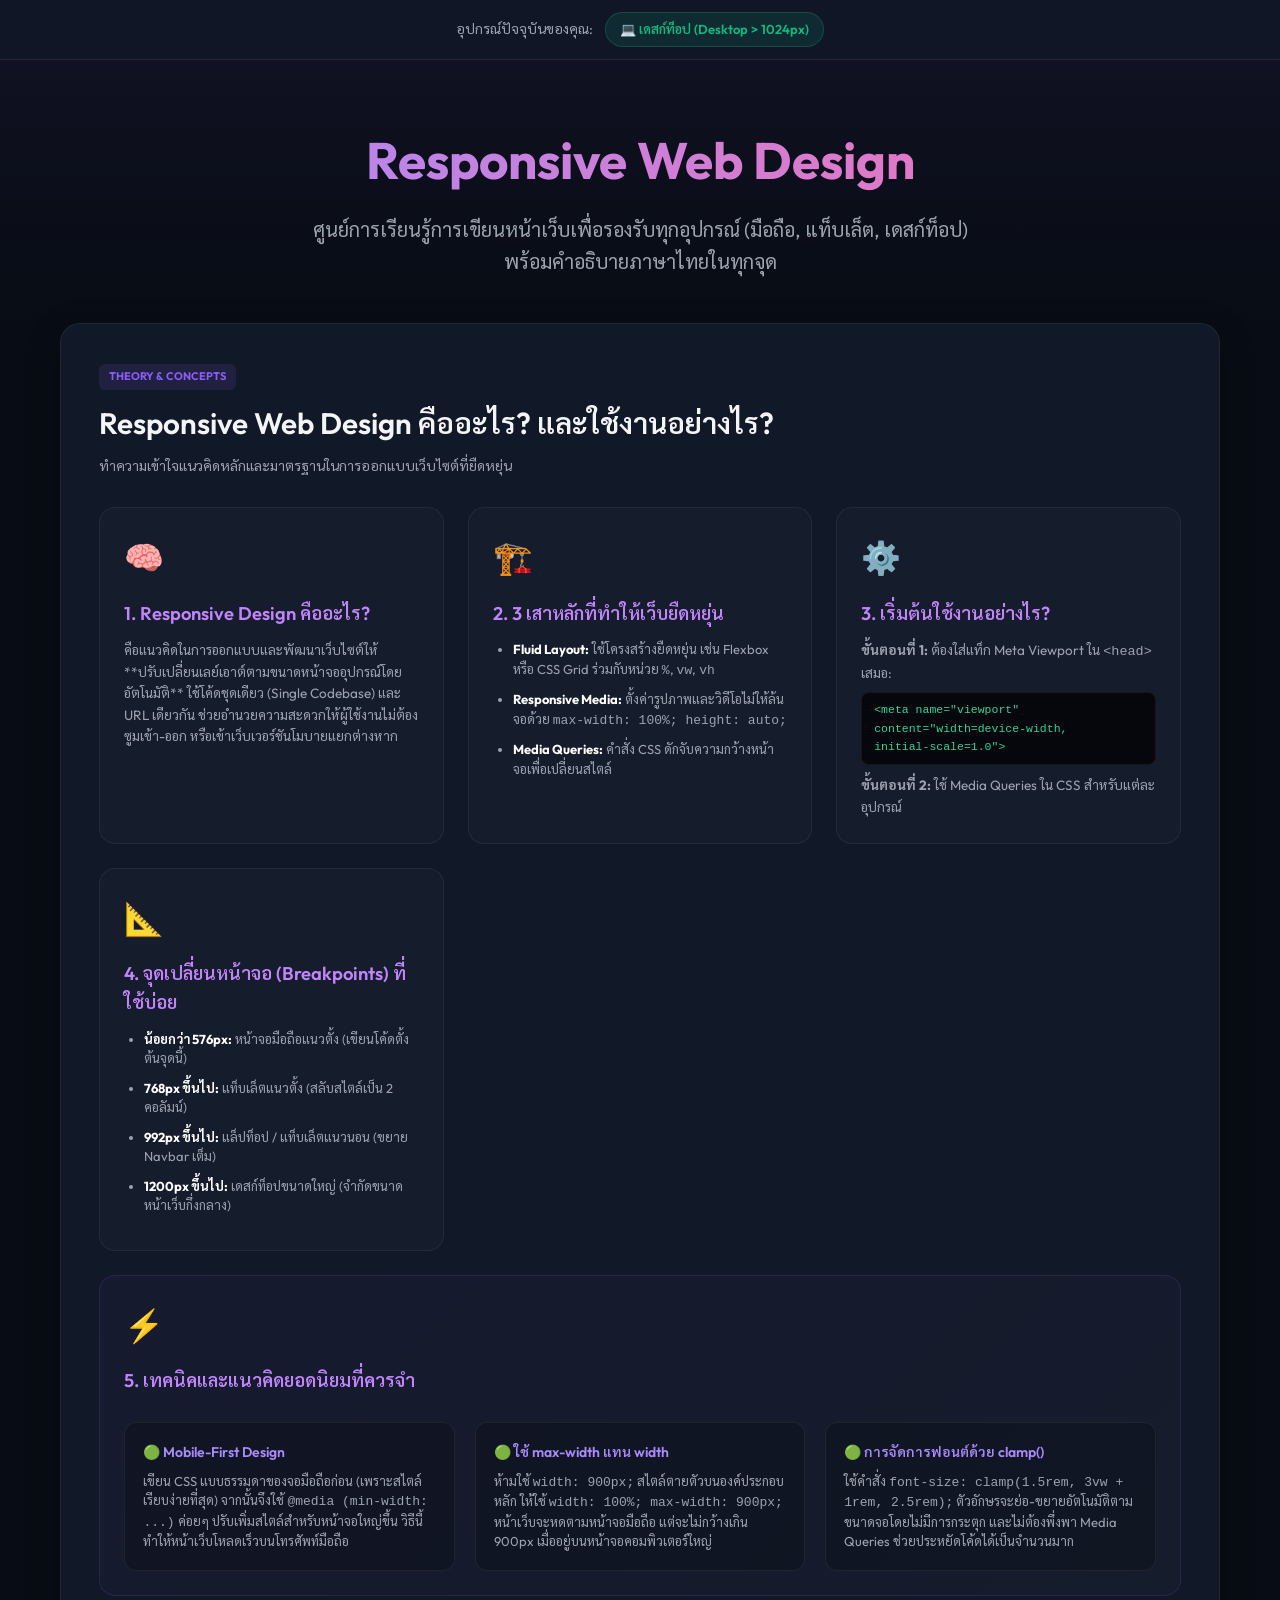
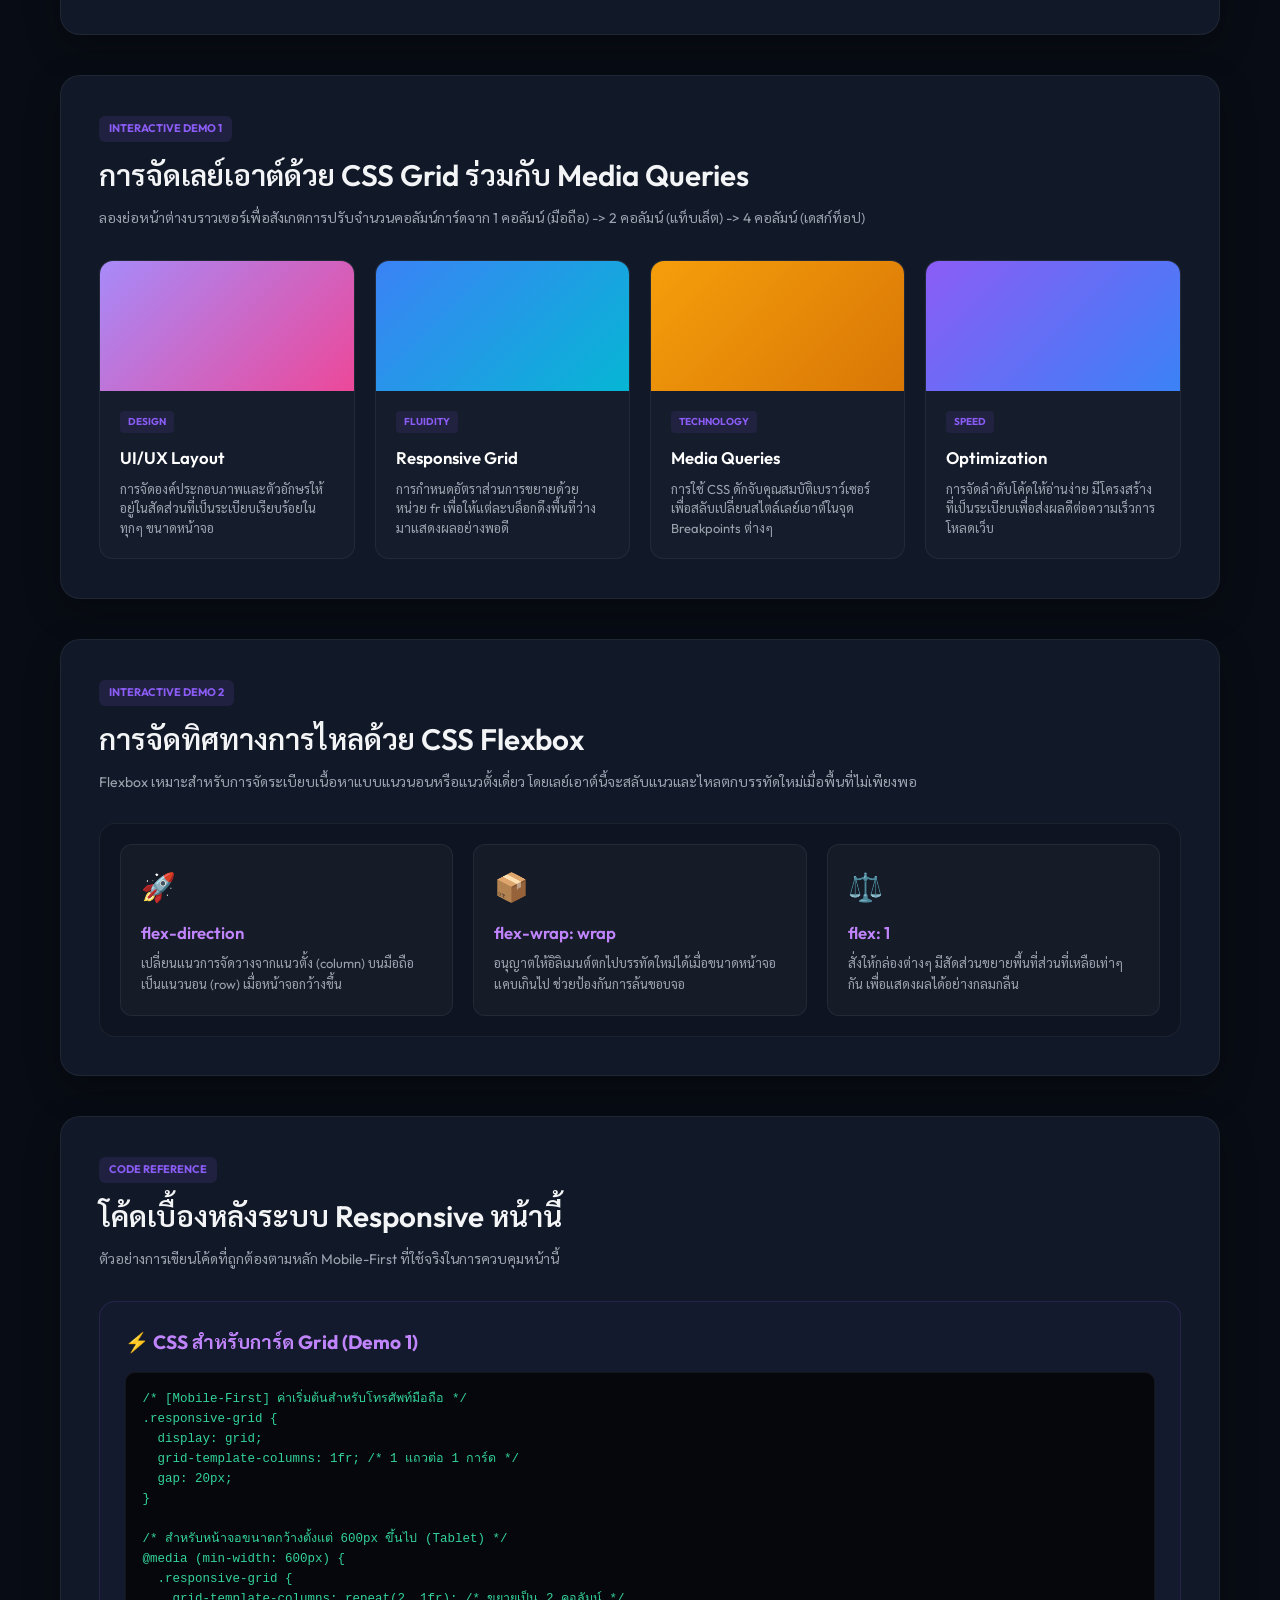
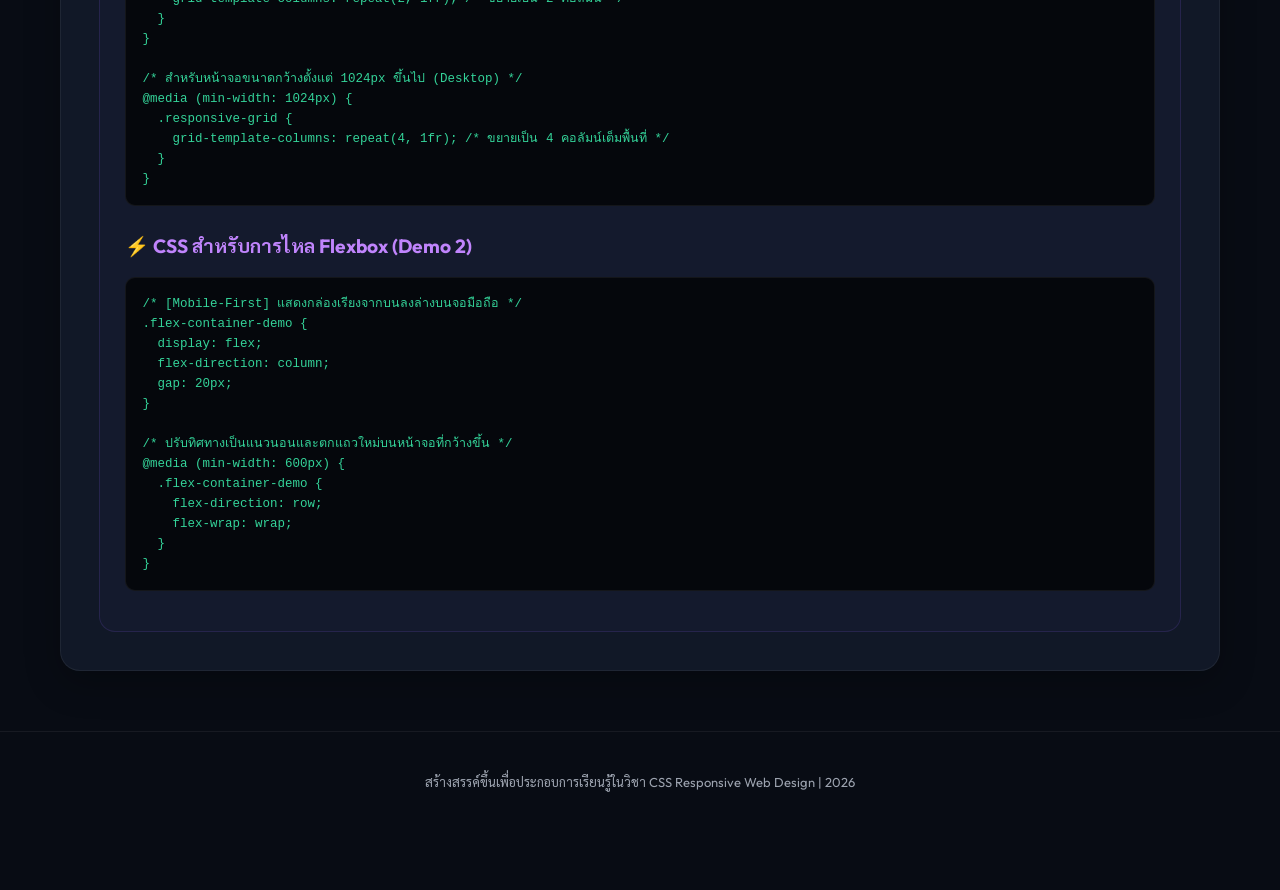
<file: Pseudo-classes-and-Responsive Web Design/responsive/index.html>
<!DOCTYPE html>
<html lang="th">
<head>
  <meta charset="UTF-8">
  <meta name="viewport" content="width=device-width, initial-scale=1.0">
  <title>Responsive Web Design Learning Center</title>
  <!-- นำเข้าฟอนต์ Outfit จาก Google Fonts เพื่อความสวยงามพรีเมียม -->
  <link rel="preconnect" href="https://fonts.googleapis.com">
  <link rel="preconnect" href="https://fonts.gstatic.com" crossorigin>
  <link href="https://fonts.googleapis.com/css2?family=Outfit:wght@300;400;500;600;700&family=Sarabun:wght@300;400;500;600;700&display=swap" rel="stylesheet">
  <!-- เชื่อมต่อไฟล์ CSS -->
  <link rel="stylesheet" href="style.css">
</head>
<body>

  <!-- แถบแสดงสถานะ Breakpoint ปัจจุบัน (จะเปลี่ยนสีและข้อความตามขนาดหน้าจอโดยใช้ Media Queries) -->
  <div class="breakpoint-indicator">
    <span class="indicator-label">อุปกรณ์ปัจจุบันของคุณ:</span>
    <span class="badge badge-mobile">📱 มือถือ (Mobile < 600px)</span>
    <span class="badge badge-tablet">📟 แท็บเล็ต (Tablet 600px - 1024px)</span>
    <span class="badge badge-desktop">💻 เดสก์ท็อป (Desktop > 1024px)</span>
  </div>

  <header class="app-header">
    <div class="container">
      <h1>Responsive Web Design</h1>
      <p class="subtitle">ศูนย์การเรียนรู้การเขียนหน้าเว็บเพื่อรองรับทุกอุปกรณ์ (มือถือ, แท็บเล็ต, เดสก์ท็อป) พร้อมคำอธิบายภาษาไทยในทุกจุด</p>
    </div>
  </header>

  <main class="container">

    <!-- ==========================================
         SECTION 1: Guide Content (คู่มือการเรียนรู้หลัก)
         ========================================== -->
    <section class="card-section">
      <div class="section-title-wrapper">
        <span class="section-badge">Theory & Concepts</span>
        <h2>Responsive Web Design คืออะไร? และใช้งานอย่างไร?</h2>
        <p>ทำความเข้าใจแนวคิดหลักและมาตรฐานในการออกแบบเว็บไซต์ที่ยืดหยุ่น</p>
      </div>

      <div class="guide-grid">
        
        <!-- กล่องที่ 1: มันคืออะไร -->
        <div class="guide-card">
          <div class="guide-card-icon">🧠</div>
          <h3>1. Responsive Design คืออะไร?</h3>
          <p class="guide-card-text">
            คือแนวคิดในการออกแบบและพัฒนาเว็บไซต์ให้ **ปรับเปลี่ยนเลย์เอาต์ตามขนาดหน้าจออุปกรณ์โดยอัตโนมัติ** 
            ใช้โค้ดชุดเดียว (Single Codebase) และ URL เดียวกัน ช่วยอำนวยความสะดวกให้ผู้ใช้งานไม่ต้องซูมเข้า-ออก หรือเข้าเว็บเวอร์ชันโมบายแยกต่างหาก
          </p>
        </div>

        <!-- กล่องที่ 2: 3 เสาหลักของการทำงาน -->
        <div class="guide-card">
          <div class="guide-card-icon">🏗️</div>
          <h3>2. 3 เสาหลักที่ทำให้เว็บยืดหยุ่น</h3>
          <ul class="guide-list">
            <li><strong>Fluid Layout:</strong> ใช้โครงสร้างยืดหยุ่น เช่น Flexbox หรือ CSS Grid ร่วมกับหน่วย <code>%</code>, <code>vw</code>, <code>vh</code></li>
            <li><strong>Responsive Media:</strong> ตั้งค่ารูปภาพและวิดีโอไม่ให้ล้นจอด้วย <code>max-width: 100%; height: auto;</code></li>
            <li><strong>Media Queries:</strong> คำสั่ง CSS ดักจับความกว้างหน้าจอเพื่อเปลี่ยนสไตล์</li>
          </ul>
        </div>

        <!-- กล่องที่ 3: เริ่มต้นใช้งานยังไง -->
        <div class="guide-card">
          <div class="guide-card-icon">⚙️</div>
          <h3>3. เริ่มต้นใช้งานอย่างไร?</h3>
          <p class="guide-card-text">
            <strong>ขั้นตอนที่ 1:</strong> ต้องใส่แท็ก Meta Viewport ใน <code>&lt;head&gt;</code> เสมอ:
          </p>
          <div class="mini-code-box">
            <pre><code>&lt;meta name="viewport" 
content="width=device-width, 
initial-scale=1.0"&gt;</code></pre>
          </div>
          <p class="guide-card-text" style="margin-top: 10px;">
            <strong>ขั้นตอนที่ 2:</strong> ใช้ Media Queries ใน CSS สำหรับแต่ละอุปกรณ์
          </p>
        </div>

        <!-- กล่องที่ 4: Breakpoints ที่ต้องจำ -->
        <div class="guide-card">
          <div class="guide-card-icon">📐</div>
          <h3>4. จุดเปลี่ยนหน้าจอ (Breakpoints) ที่ใช้บ่อย</h3>
          <ul class="guide-list">
            <li><strong>น้อยกว่า 576px:</strong> หน้าจอมือถือแนวตั้ง (เขียนโค้ดตั้งต้นจุดนี้)</li>
            <li><strong>768px ขึ้นไป:</strong> แท็บเล็ตแนวตั้ง (สลับสไตล์เป็น 2 คอลัมน์)</li>
            <li><strong>992px ขึ้นไป:</strong> แล็ปท็อป / แท็บเล็ตแนวนอน (ขยาย Navbar เต็ม)</li>
            <li><strong>1200px ขึ้นไป:</strong> เดสก์ท็อปขนาดใหญ่ (จำกัดขนาดหน้าเว็บกึ่งกลาง)</li>
          </ul>
        </div>

        <!-- กล่องที่ 5: เทคนิคที่ใช้บ่อยและควรจำ -->
        <div class="guide-card full-width-card">
          <div class="guide-card-icon">⚡</div>
          <h3>5. เทคนิคและแนวคิดยอดนิยมที่ควรจำ</h3>
          <div class="tips-subgrid">
            <div class="tip-box">
              <h5>🟢 Mobile-First Design</h5>
              <p>เขียน CSS แบบธรรมดาของจอมือถือก่อน (เพราะสไตล์เรียบง่ายที่สุด) จากนั้นจึงใช้ <code>@media (min-width: ...)</code> ค่อยๆ ปรับเพิ่มสไตล์สำหรับหน้าจอใหญ่ขึ้น วิธีนี้ทำให้หน้าเว็บโหลดเร็วบนโทรศัพท์มือถือ</p>
            </div>
            <div class="tip-box">
              <h5>🟢 ใช้ max-width แทน width</h5>
              <p>ห้ามใช้ <code>width: 900px;</code> สไตล์ตายตัวบนองค์ประกอบหลัก ให้ใช้ <code>width: 100%; max-width: 900px;</code> หน้าเว็บจะหดตามหน้าจอมือถือ แต่จะไม่กว้างเกิน 900px เมื่ออยู่บนหน้าจอคอมพิวเตอร์ใหญ่</p>
            </div>
            <div class="tip-box">
              <h5>🟢 การจัดการฟอนต์ด้วย clamp()</h5>
              <p>ใช้คำสั่ง <code>font-size: clamp(1.5rem, 3vw + 1rem, 2.5rem);</code> ตัวอักษรจะย่อ-ขยายอัตโนมัติตามขนาดจอโดยไม่มีการกระตุก และไม่ต้องพึ่งพา Media Queries ช่วยประหยัดโค้ดได้เป็นจำนวนมาก</p>
            </div>
          </div>
        </div>

      </div>
    </section>

    <!-- ==========================================
         SECTION 2: Interactive Grid Demo
         ========================================== -->
    <section class="card-section">
      <div class="section-title-wrapper">
        <span class="section-badge">Interactive Demo 1</span>
        <h2>การจัดเลย์เอาต์ด้วย CSS Grid ร่วมกับ Media Queries</h2>
        <p>ลองย่อหน้าต่างบราวเซอร์เพื่อสังเกตการปรับจำนวนคอลัมน์การ์ดจาก 1 คอลัมน์ (มือถือ) -> 2 คอลัมน์ (แท็บเล็ต) -> 4 คอลัมน์ (เดสก์ท็อป)</p>
      </div>

      <!-- ส่วนโครงสร้าง Grid -->
      <div class="responsive-grid">
        
        <div class="responsive-card card-design">
          <div class="responsive-card-img design-img"></div>
          <div class="responsive-card-body">
            <span class="badge-tag">Design</span>
            <h4>UI/UX Layout</h4>
            <p>การจัดองค์ประกอบภาพและตัวอักษรให้อยู่ในสัดส่วนที่เป็นระเบียบเรียบร้อยในทุกๆ ขนาดหน้าจอ</p>
          </div>
        </div>

        <div class="responsive-card card-dev">
          <div class="responsive-card-img dev-img"></div>
          <div class="responsive-card-body">
            <span class="badge-tag">Fluidity</span>
            <h4>Responsive Grid</h4>
            <p>การกำหนดอัตราส่วนการขยายด้วยหน่วย fr เพื่อให้แต่ละบล็อกดึงพื้นที่ว่างมาแสดงผลอย่างพอดี</p>
          </div>
        </div>

        <div class="responsive-card card-responsive">
          <div class="responsive-card-img responsive-img"></div>
          <div class="responsive-card-body">
            <span class="badge-tag">Technology</span>
            <h4>Media Queries</h4>
            <p>การใช้ CSS ดักจับคุณสมบัติเบราว์เซอร์เพื่อสลับเปลี่ยนสไตล์เลย์เอาต์ในจุด Breakpoints ต่างๆ</p>
          </div>
        </div>

        <div class="responsive-card card-performance">
          <div class="responsive-card-img performance-img"></div>
          <div class="responsive-card-body">
            <span class="badge-tag">Speed</span>
            <h4>Optimization</h4>
            <p>การจัดลำดับโค้ดให้อ่านง่าย มีโครงสร้างที่เป็นระเบียบเพื่อส่งผลดีต่อความเร็วการโหลดเว็บ</p>
          </div>
        </div>

      </div>
    </section>

    <!-- ==========================================
         SECTION 3: Interactive Flexbox Demo
         ========================================== -->
    <section class="card-section">
      <div class="section-title-wrapper">
        <span class="section-badge">Interactive Demo 2</span>
        <h2>การจัดทิศทางการไหลด้วย CSS Flexbox</h2>
        <p>Flexbox เหมาะสำหรับการจัดระเบียบเนื้อหาแบบแนวนอนหรือแนวตั้งเดี่ยว โดยเลย์เอาต์นี้จะสลับแนวและไหลตกบรรทัดใหม่เมื่อพื้นที่ไม่เพียงพอ</p>
      </div>

      <!-- ส่วนโครงสร้าง Flexbox -->
      <div class="flex-container-demo">
        <div class="flex-item-demo">
          <div class="flex-icon">🚀</div>
          <h4>flex-direction</h4>
          <p>เปลี่ยนแนวการจัดวางจากแนวตั้ง (column) บนมือถือ เป็นแนวนอน (row) เมื่อหน้าจอกว้างขึ้น</p>
        </div>
        <div class="flex-item-demo">
          <div class="flex-icon">📦</div>
          <h4>flex-wrap: wrap</h4>
          <p>อนุญาตให้อิลิเมนต์ตกไปบรรทัดใหม่ได้เมื่อขนาดหน้าจอแคบเกินไป ช่วยป้องกันการล้นขอบจอ</p>
        </div>
        <div class="flex-item-demo">
          <div class="flex-icon">⚖️</div>
          <h4>flex: 1</h4>
          <p>สั่งให้กล่องต่างๆ มีสัดส่วนขยายพื้นที่ส่วนที่เหลือเท่าๆ กัน เพื่อแสดงผลได้อย่างกลมกลืน</p>
        </div>
      </div>
    </section>

    <!-- ==========================================
         SECTION 4: Real Code Reference
         ========================================== -->
    <section class="card-section">
      <div class="section-title-wrapper">
        <span class="section-badge">Code Reference</span>
        <h2>โค้ดเบื้องหลังระบบ Responsive หน้านี้</h2>
        <p>ตัวอย่างการเขียนโค้ดที่ถูกต้องตามหลัก Mobile-First ที่ใช้จริงในการควบคุมหน้านี้</p>
      </div>

      <div class="responsive-info-card">
        <h3>⚡ CSS สำหรับการ์ด Grid (Demo 1)</h3>
        <div class="responsive-code-box">
          <pre><code>/* [Mobile-First] ค่าเริ่มต้นสำหรับโทรศัพท์มือถือ */
.responsive-grid {
  display: grid;
  grid-template-columns: 1fr; /* 1 แถวต่อ 1 การ์ด */
  gap: 20px;
}

/* สำหรับหน้าจอขนาดกว้างตั้งแต่ 600px ขึ้นไป (Tablet) */
@media (min-width: 600px) {
  .responsive-grid {
    grid-template-columns: repeat(2, 1fr); /* ขยายเป็น 2 คอลัมน์ */
  }
}

/* สำหรับหน้าจอขนาดกว้างตั้งแต่ 1024px ขึ้นไป (Desktop) */
@media (min-width: 1024px) {
  .responsive-grid {
    grid-template-columns: repeat(4, 1fr); /* ขยายเป็น 4 คอลัมน์เต็มพื้นที่ */
  }
}</code></pre>
        </div>

        <h3 style="margin-top: 25px;">⚡ CSS สำหรับการไหล Flexbox (Demo 2)</h3>
        <div class="responsive-code-box">
          <pre><code>/* [Mobile-First] แสดงกล่องเรียงจากบนลงล่างบนจอมือถือ */
.flex-container-demo {
  display: flex;
  flex-direction: column;
  gap: 20px;
}

/* ปรับทิศทางเป็นแนวนอนและตกแถวใหม่บนหน้าจอที่กว้างขึ้น */
@media (min-width: 600px) {
  .flex-container-demo {
    flex-direction: row;
    flex-wrap: wrap;
  }
}</code></pre>
        </div>
      </div>
    </section>

  </main>

  <footer class="app-footer-bottom">
    <p>สร้างสรรค์ขึ้นเพื่อประกอบการเรียนรู้ในวิชา CSS Responsive Web Design | 2026</p>
  </footer>

</body>
</html>
</file>
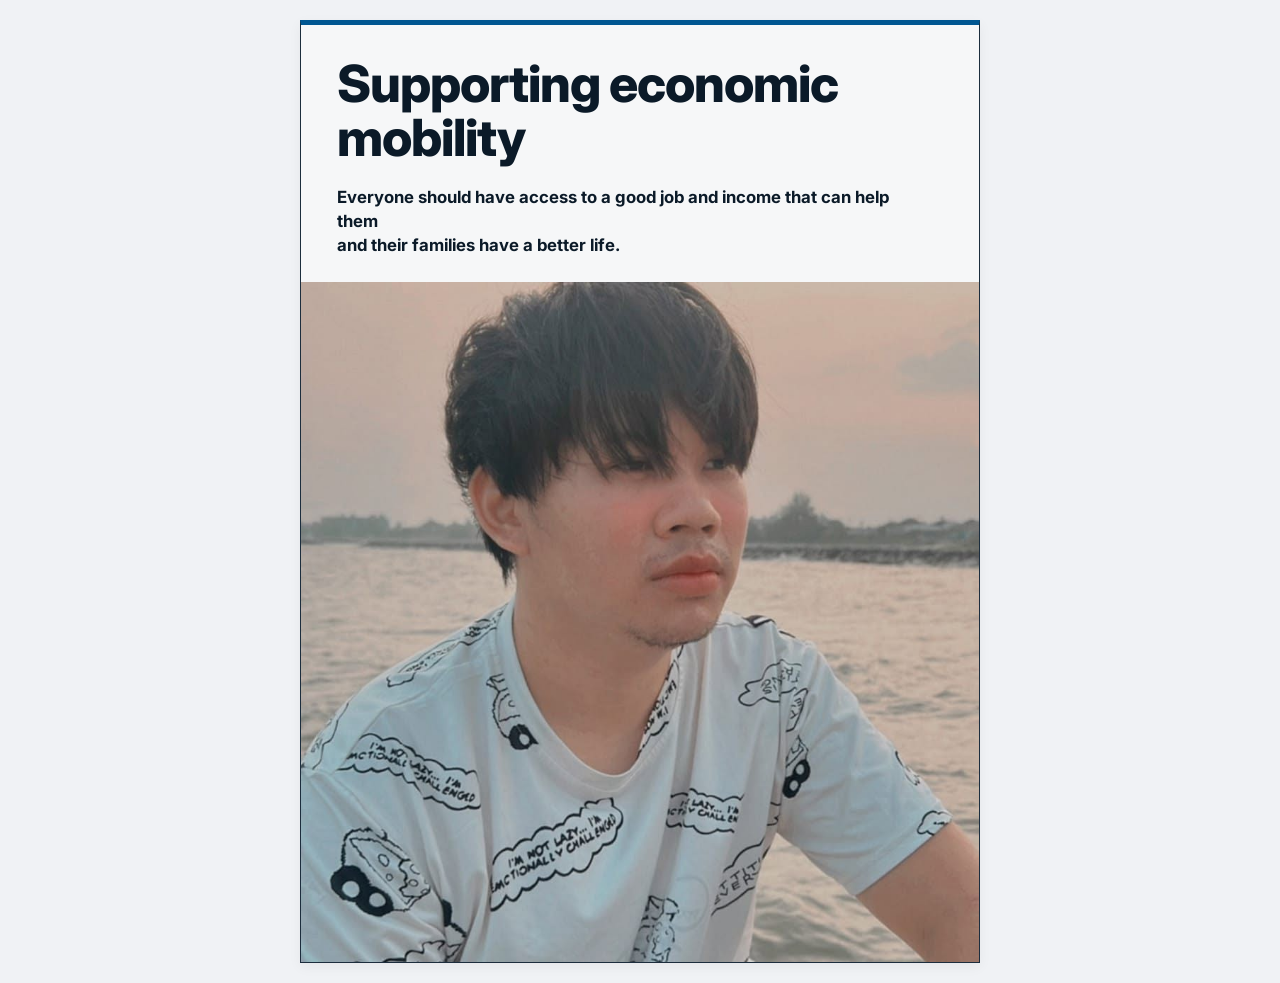
<file: homework/index1.html>
<!DOCTYPE html>
<html lang="th">
<head>
  <meta charset="UTF-8">
  <meta name="viewport" content="width=device-width, initial-scale=1.0">
  <title>Supporting Economic Mobility</title>
  <!-- ดึงฟอนต์ Inter จาก Google Fonts -->
  <link rel="preconnect" href="https://fonts.googleapis.com">
  <link rel="preconnect" href="https://fonts.gstatic.com" crossorigin>
  <link href="https://fonts.googleapis.com/css2?family=Inter:wght@400;600;700;800;900&display=swap" rel="stylesheet">
  <link rel="stylesheet" href="style1.css">
</head>
<body>
  <main class="container">
    <!-- กล่องการ์ดหลัก -->
    <div class="card">
      <!-- ส่วนหัวของการ์ด ประกอบด้วยหัวข้อและรายละเอียด -->
      <div class="card-header">
        <h1 class="card-title">Supporting economic<br>mobility</h1>
        <p class="card-description">
          Everyone should have access to a good job and income that can help them<br>and their families have a better life.
        </p>
      </div>
      <!-- ส่วนกล่องครอบรูปภาพด้านล่างการ์ด -->
      <div class="card-image-wrapper">
        <img src="proJ.jpg" alt="Supporting economic mobility - รูปภาพประกอบ" class="card-image">
      </div>
    </div>
  </main>
</body>
</html>
</file>
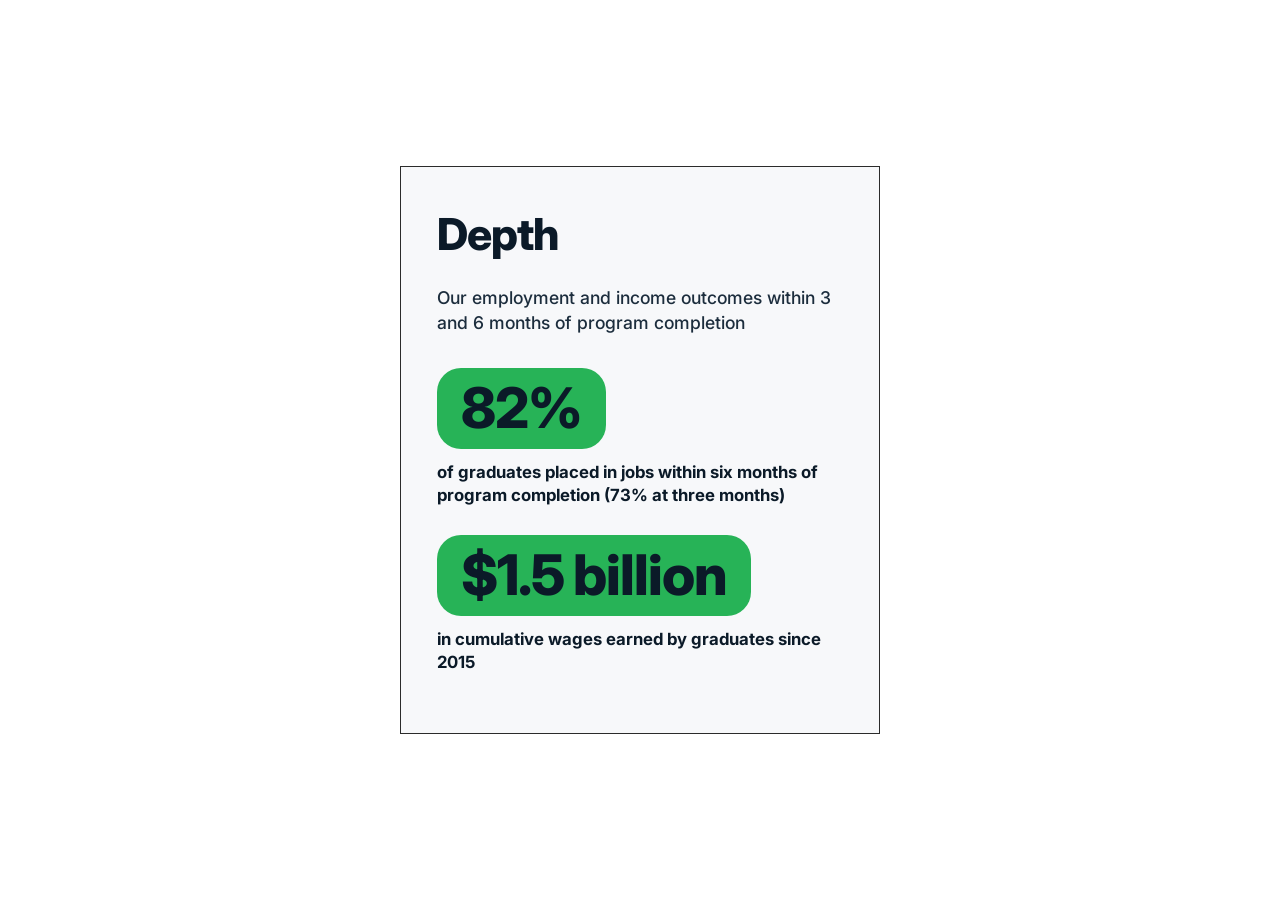
<file: homework/index2.html>
<!DOCTYPE html>
<html lang="th">
<head>
  <meta charset="UTF-8">
  <meta name="viewport" content="width=device-width, initial-scale=1.0">
  <title>Depth - Outcomes</title>
  <!-- ดึงฟอนต์ Inter จาก Google Fonts -->
  <link rel="preconnect" href="https://fonts.googleapis.com">
  <link rel="preconnect" href="https://fonts.gstatic.com" crossorigin>
  <link href="https://fonts.googleapis.com/css2?family=Inter:wght@400;500;600;700;800;900&display=swap" rel="stylesheet">
  <!-- เชื่อมโยงไฟล์สไตล์ CSS -->
  <link rel="stylesheet" href="style2.css">
</head>
<body>
  <main class="container">
    <!-- การ์ดแสดงผลสถิติหลัก -->
    <div class="card">
      <h1 class="card-title">Depth</h1>
      <p class="card-subtitle">
        Our employment and income outcomes within 3 and 6 months of program completion
      </p>

      <!-- กลุ่มสถิติชุดที่ 1 -->
      <div class="stat-group">
        <div class="stat-pill">
          <span class="stat-number">82%</span>
        </div>
        <p class="stat-label">
          of graduates placed in jobs within six months of program completion (73% at three months)
        </p>
      </div>

      <!-- กลุ่มสถิติชุดที่ 2 -->
      <div class="stat-group">
        <div class="stat-pill">
          <span class="stat-number">$1.5 billion</span>
        </div>
        <p class="stat-label">
          in cumulative wages earned by graduates since 2015
        </p>
      </div>
    </div>
  </main>
</body>
</html>
</file>
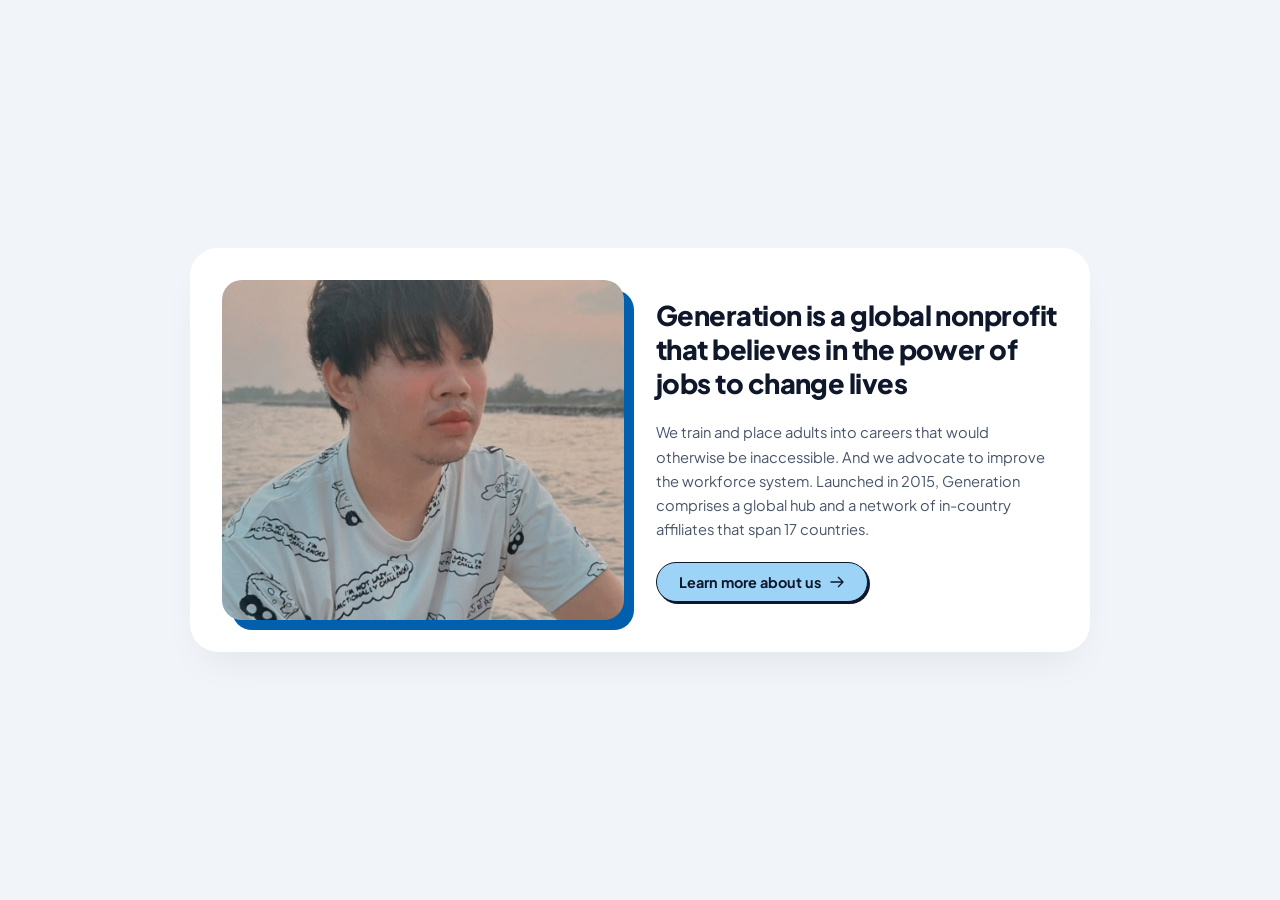
<file: homework/index3.html>
<!DOCTYPE html>
<html lang="th">
<head>
  <meta charset="UTF-8">
  <meta name="viewport" content="width=device-width, initial-scale=1.0">
  <title>Generation Non-Profit Card</title>
  <link rel="stylesheet" href="style3.css">
</head>
<body>


  <div class="card-container">

    <div class="image-box">
      <div class="accent-bg"></div>
      <img 
        src="proJ.jpg" 
        alt="รูปภาพชายหนุ่ม" 
        class="card-img"
      >
    </div>

    <div class="content-box">
      <h1 class="card-title">
        Generation is a global nonprofit that believes in the power of jobs to change lives
      </h1>
      <p class="card-description">
        We train and place adults into careers that would otherwise be inaccessible. And we advocate to improve the workforce system. Launched in 2015, Generation comprises a global hub and a network of in-country affiliates that span 17 countries.
      </p>

      <div class="button-wrapper">
        <button class="learn-btn">
          <span>Learn more about us</span>
          <svg class="arrow-icon" fill="none" stroke="currentColor" viewBox="0 0 24 24">
            <path stroke-linecap="round" stroke-linejoin="round" stroke-width="2" d="M14 5l7 7m0 0l-7 7m7-7H3"/>
          </svg>
        </button>
      </div>

    </div>

  </div>

</body>
</html>
</file>
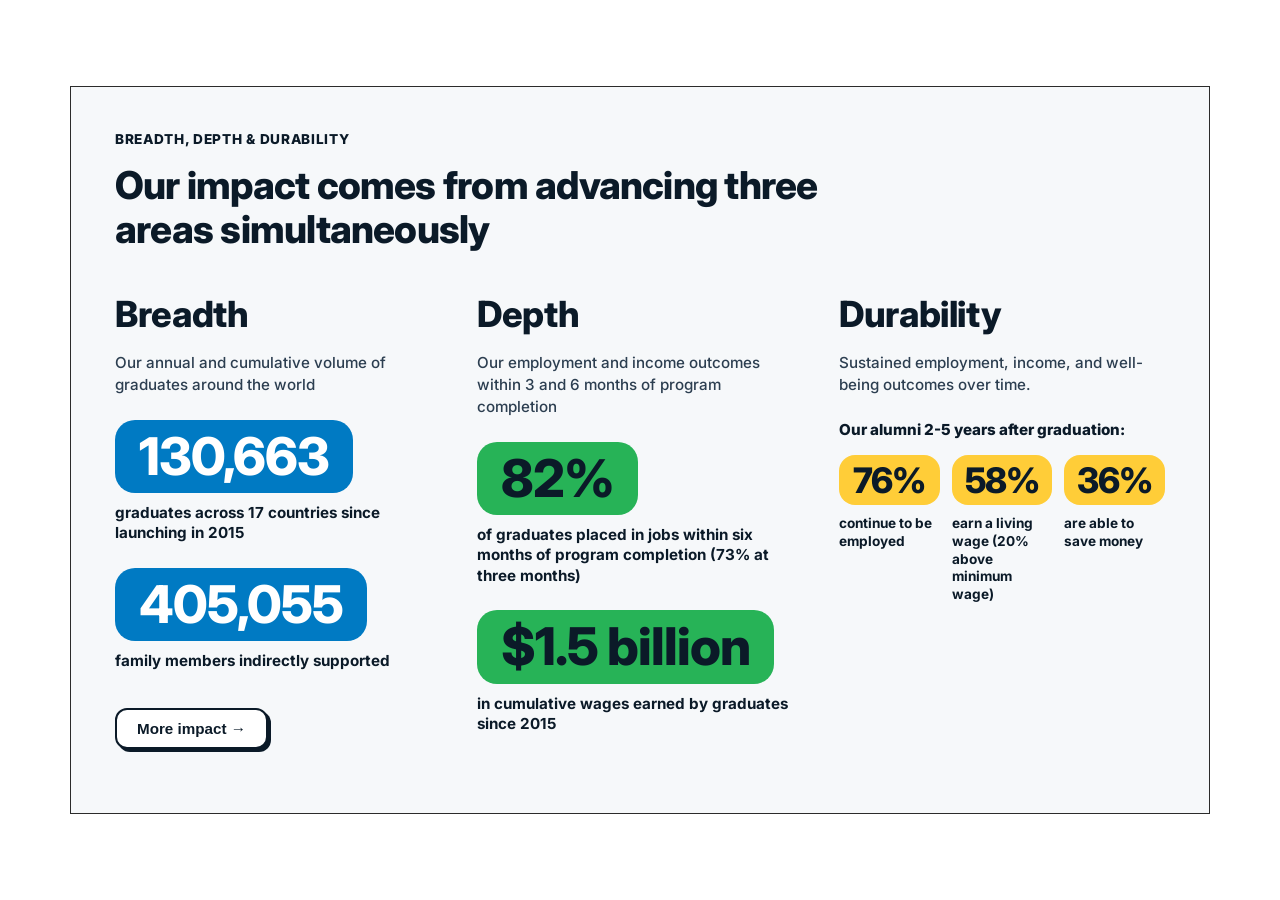
<file: homework/index4.html>
<!DOCTYPE html>
<html lang="th">
<head>
  <meta charset="UTF-8">
  <meta name="viewport" content="width=device-width, initial-scale=1.0">
  <title>Breadth, Depth & Durability - Impact Report</title>
  <!-- ดึงฟอนต์ Inter จาก Google Fonts -->
  <link rel="preconnect" href="https://fonts.googleapis.com">
  <link rel="preconnect" href="https://fonts.gstatic.com" crossorigin>
  <link href="https://fonts.googleapis.com/css2?family=Inter:wght@400;600;700;800;900&display=swap" rel="stylesheet">
  <link rel="stylesheet" href="style4.css">
</head>
<body>
  <main class="container">
    <!-- กล่องหลักแดชบอร์ดผลกระทบ -->
    <div class="impact-card">
      <!-- ส่วนหัวข้อหลัก -->
      <header class="header">
        <span class="overline">BREADTH, DEPTH & DURABILITY</span>
        <h1 class="headline">Our impact comes from advancing three<br>areas simultaneously</h1>
      </header>

      <!-- ตารางกริดแสดงผลกระทบ 3 คอลัมน์ -->
      <div class="impact-grid">
        <!-- คอลัมน์ที่ 1: Breadth (การขยายผล) -->
        <div class="impact-col">
          <h2 class="col-title">Breadth</h2>
          <p class="col-subtitle">Our annual and cumulative volume of graduates around the world</p>

          <div class="stat-block">
            <div class="pill pill-blue">
              <span class="pill-number">130,663</span>
            </div>
            <p class="stat-label">graduates across 17 countries since launching in 2015</p>
          </div>

          <div class="stat-block">
            <div class="pill pill-blue">
              <span class="pill-number">405,055</span>
            </div>
            <p class="stat-label">family members indirectly supported</p>
          </div>

          <button class="impact-btn">More impact &rarr;</button>
        </div>

        <!-- คอลัมน์ที่ 2: Depth (ความลึกซึ้ง) -->
        <div class="impact-col">
          <h2 class="col-title">Depth</h2>
          <p class="col-subtitle">Our employment and income outcomes within 3 and 6 months of program completion</p>

          <div class="stat-block">
            <div class="pill pill-green">
              <span class="pill-number">82%</span>
            </div>
            <p class="stat-label">of graduates placed in jobs within six months of program completion (73% at three months)</p>
          </div>

          <div class="stat-block">
            <div class="pill pill-green">
              <span class="pill-number">$1.5 billion</span>
            </div>
            <p class="stat-label">in cumulative wages earned by graduates since 2015</p>
          </div>
        </div>

        <!-- คอลัมน์ที่ 3: Durability (ความยั่งยืน) -->
        <div class="impact-col">
          <h2 class="col-title">Durability</h2>
          <p class="col-subtitle">Sustained employment, income, and well-being outcomes over time.</p>
          <p class="alumni-label">Our alumni 2-5 years after graduation:</p>

          <!-- แถบแคปซูล 3 ช่องในแนวนอน -->
          <div class="durability-row">
            <div class="durability-item">
              <div class="pill pill-yellow">
                <span class="pill-number">76%</span>
              </div>
              <p class="durability-label">continue to be employed</p>
            </div>

            <div class="durability-item">
              <div class="pill pill-yellow">
                <span class="pill-number">58%</span>
              </div>
              <p class="durability-label">earn a living wage (20% above minimum wage)</p>
            </div>

            <div class="durability-item">
              <div class="pill pill-yellow">
                <span class="pill-number">36%</span>
              </div>
              <p class="durability-label">are able to save money</p>
            </div>
          </div>
        </div>
      </div>
    </div>
  </main>
</body>
</html>
</file>
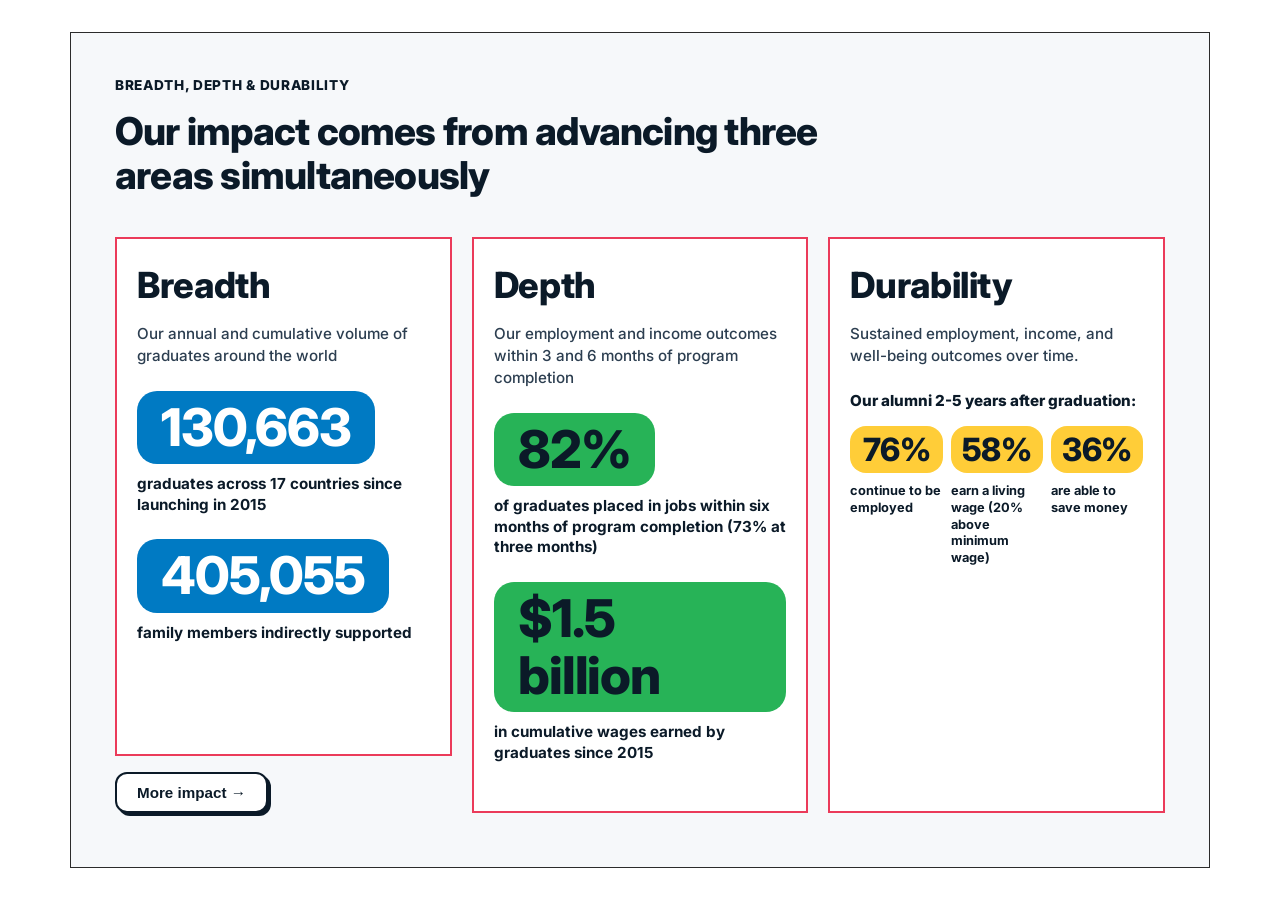
<file: homework/index5.html>
<!DOCTYPE html>
<html lang="th">
<head>
  <meta charset="UTF-8">
  <meta name="viewport" content="width=device-width, initial-scale=1.0">
  <title>Breadth, Depth & Durability - Impact Report (Boxed)</title>
  <!-- ดึงฟอนต์ Inter จาก Google Fonts -->
  <link rel="preconnect" href="https://fonts.googleapis.com">
  <link rel="preconnect" href="https://fonts.gstatic.com" crossorigin>
  <link href="https://fonts.googleapis.com/css2?family=Inter:wght@400;600;700;800;900&display=swap" rel="stylesheet">
  <link rel="stylesheet" href="style5.css">
</head>
<body>
  <main class="container">
    <!-- กล่องหลักแดชบอร์ดผลกระทบ -->
    <div class="impact-card">
      <!-- ส่วนหัวข้อหลัก -->
      <header class="header">
        <span class="overline">BREADTH, DEPTH & DURABILITY</span>
        <h1 class="headline">Our impact comes from advancing three<br>areas simultaneously</h1>
      </header>

      <!-- ระบบกริดเรียง 3 คอลัมน์ -->
      <div class="impact-grid">
        <!-- คอลัมน์ที่ 1: Breadth (การขยายผล) -->
        <div class="col-wrapper">
          <div class="impact-col">
            <h2 class="col-title">Breadth</h2>
            <p class="col-subtitle">Our annual and cumulative volume of graduates around the world</p>

            <div class="stat-block">
              <div class="pill pill-blue">
                <span class="pill-number">130,663</span>
              </div>
              <p class="stat-label">graduates across 17 countries since launching in 2015</p>
            </div>

            <div class="stat-block">
              <div class="pill pill-blue">
                <span class="pill-number">405,055</span>
              </div>
              <p class="stat-label">family members indirectly supported</p>
            </div>
          </div>
          <button class="impact-btn">More impact &rarr;</button>
        </div>

        <!-- คอลัมน์ที่ 2: Depth (ความลึกซึ้ง) -->
        <div class="col-wrapper">
          <div class="impact-col">
            <h2 class="col-title">Depth</h2>
            <p class="col-subtitle">Our employment and income outcomes within 3 and 6 months of program completion</p>

            <div class="stat-block">
              <div class="pill pill-green">
                <span class="pill-number">82%</span>
              </div>
              <p class="stat-label">of graduates placed in jobs within six months of program completion (73% at three months)</p>
            </div>

            <div class="stat-block">
              <div class="pill pill-green">
                <span class="pill-number">$1.5 billion</span>
              </div>
              <p class="stat-label">in cumulative wages earned by graduates since 2015</p>
            </div>
          </div>
        </div>

        <!-- คอลัมน์ที่ 3: Durability (ความยั่งยืน) -->
        <div class="col-wrapper">
          <div class="impact-col">
            <h2 class="col-title">Durability</h2>
            <p class="col-subtitle">Sustained employment, income, and well-being outcomes over time.</p>
            <p class="alumni-label">Our alumni 2-5 years after graduation:</p>

            <!-- แถบแคปซูล 3 ช่องในแนวนอน -->
            <div class="durability-row">
              <div class="durability-item">
                <div class="pill pill-yellow">
                  <span class="pill-number">76%</span>
                </div>
                <p class="durability-label">continue to be employed</p>
              </div>

              <div class="durability-item">
                <div class="pill pill-yellow">
                  <span class="pill-number">58%</span>
                </div>
                <p class="durability-label">earn a living wage (20% above minimum wage)</p>
              </div>

              <div class="durability-item">
                <div class="pill pill-yellow">
                  <span class="pill-number">36%</span>
                </div>
                <p class="durability-label">are able to save money</p>
              </div>
            </div>
          </div>
        </div>
      </div>
    </div>
  </main>
</body>
</html>
</file>
<file: css-ex/style.css>
@import url('https://fonts.googleapis.com/css2?family=Plus+Jakarta+Sans:wght@400;500;600;700;800&display=swap');

* {
  box-sizing: border-box;
  margin: 0;
  padding: 0;
}

body {
  font-family: 'Plus Jakarta Sans', sans-serif;
  background-color: #f1f5f9; /* สีพื้นหลังของหน้าเว็บ */
  min-height: 100vh;
  display: flex;
  justify-content: center; /* จัดการ์ดให้อยู่กึ่งกลางแนวนอน */
  align-items: center;    /* จัดการ์ดให้อยู่กึ่งกลางแนวตั้ง */
  padding: 24px;
}


.card-container {
  display: flex;
  flex-direction: row; /* เรียงกล่องลูกเป็นแนวนอน (df: row) */
  background-color: #ffffff;
  padding: 32px;
  border-radius: 28px;
  max-width: 900px;
  width: 100%;
  gap: 32px; /* ระยะห่างระหว่างกล่องรูปภาพและกล่องเนื้อหา */
  box-shadow: 0 20px 40px -15px rgba(0, 0, 0, 0.08);
  align-items: center;
}


.image-box {
  position: relative; /* ใช้เป็นจุดอ้างอิงตำแหน่งสำหรับฉากหลังสีน้ำเงิน */
  flex: 1; /* แบ่งพื้นที่เท่าๆ กันกับฝั่งขวา */
  width: 100%;
}


.accent-bg {
  position: absolute;
  top: 10px;
  left: 10px;
  right: -10px;
  bottom: -10px;
  background-color: #0060ad;
  border-radius: 20px;
}


.card-img {
  position: relative;
  z-index: 2; /* ดันรูปภาพให้อยู่ด้านบนฉากหลังสีน้ำเงิน */
  width: 100%;
  height: 340px;
  object-fit: cover; /* ครอบรูปภาพให้พอดีกรอบไม่เบี้ยว */
  border-radius: 20px;
  display: block;
}


.content-box {
  display: flex;
  flex-direction: column; /* เรียงองค์ประกอบจากบนลงล่างเป็นแนวตั้ง (df: column) */
  flex: 1; /* แบ่งพื้นที่เท่าๆ กันกับฝั่งซ้าย */
  justify-content: space-between; /* กระจายระยะห่างระหว่างองค์ประกอบให้พอดี */
  gap: 20px;
}


.card-title {
  font-size: 1.7rem;
  font-weight: 800;
  color: #0f172a;
  line-height: 1.25;
  letter-spacing: -0.02em;
}


.card-description {
  font-size: 0.92rem;
  color: #475569;
  line-height: 1.65;
}


.button-wrapper {
  display: flex;
}

.learn-btn {
  display: inline-flex;
  align-items: center;
  gap: 8px;
  background-color: #9cd3f7; /* สีพื้นหลังของปุ่ม */
  color: #0f172a;
  font-family: inherit;
  font-size: 0.9rem;
  font-weight: 700;
  padding: 10px 22px;
  border-radius: 50px; /* ทำมุมปุ่มให้เป็นทรงมนกลม */
  border: 1px solid #0f172a; /* เส้นขอบสีดำเข้ม */
  box-shadow: 2px 2px 0px #0f172a; /* เงาสไตล์มินิมอลแบบแข็ง */
  cursor: pointer;
  transition: all 0.2s ease;
}


.learn-btn:hover {
  background-color: #83c6f4;
  transform: translateY(-1px);
  box-shadow: 3px 3px 0px #0f172a;
}


.arrow-icon {
  width: 16px;
  height: 16px;
}
</file>
<file: css/Style.css>
/* ============================================
   DESIGN SYSTEM & CSS VARIABLES
   ============================================ */
:root {
  --bg-primary: #0b0f19;
  --bg-secondary: #161e2e;
  --bg-card: rgba(30, 41, 59, 0.7);
  --border-color: rgba(255, 255, 255, 0.1);
  --border-active: #6366f1;
  
  --accent-purple: #8b5cf6;
  --accent-indigo: #6366f1;
  --accent-blue: #3b82f6;
  --accent-emerald: #10b981;
  --accent-amber: #f59e0b;
  
  --text-main: #f8fafc;
  --text-muted: #94a3b8;

  --radius-sm: 8px;
  --radius-md: 12px;
  --radius-lg: 20px;
  
  --transition: all 0.25s cubic-bezier(0.4, 0, 0.2, 1);
  --font-family: 'Prompt', 'Plus Jakarta Sans', sans-serif;
}

/* ============================================
   GLOBAL RESET & BASE STYLES
   ============================================ */
* {
  box-sizing: border-box;
  margin: 0;
  padding: 0;
}

body {
  font-family: var(--font-family);
  background-color: var(--bg-primary);
  color: var(--text-main);
  line-height: 1.6;
  padding: 32px 24px;
  min-height: 100vh;
  background-image: 
    radial-gradient(at 10% 10%, rgba(99, 102, 241, 0.15) 0px, transparent 50%),
    radial-gradient(at 90% 90%, rgba(139, 92, 246, 0.15) 0px, transparent 50%);
  background-attachment: fixed;
}

/* ============================================
   HEADER SECTION
   ============================================ */
.header {
  text-align: center;
  max-width: 800px;
  margin: 0 auto 36px auto;
}

.badge {
  display: inline-block;
  padding: 6px 16px;
  border-radius: 50px;
  background: rgba(99, 102, 241, 0.15);
  border: 1px solid var(--border-active);
  color: #a5b4fc;
  font-size: 0.85rem;
  font-weight: 600;
  letter-spacing: 0.5px;
  margin-bottom: 12px;
}

.header h1 {
  font-size: 2.5rem;
  font-weight: 700;
  margin-bottom: 8px;

}

.gradient-text {
  background: linear-gradient(135deg, #a5b4fc 0%, #818cf8 50%, #c084fc 100%);
  -webkit-background-clip: text;
  -webkit-text-fill-color: transparent;
}

.subtitle {
  color: var(--text-muted);
  font-size: 1.1rem;
}

.subtitle code {
  background: rgba(255, 255, 255, 0.1);
  padding: 2px 8px;
  border-radius: 4px;
  color: #38bdf8;
}

/* ============================================
   HERO INTRO BOX
   ============================================ */
.hero-intro-box {
  margin-top: 24px;
  background: rgba(30, 41, 59, 0.7);
  backdrop-filter: blur(16px);
  border: 1px solid rgba(99, 102, 241, 0.3);
  border-radius: var(--radius-md);
  padding: 20px 24px;
  text-align: left;
  box-shadow: 0 8px 24px rgba(0, 0, 0, 0.3);
}

.intro-tag {
  display: inline-block;
  font-size: 0.88rem;
  font-weight: 700;
  color: #38bdf8;
  margin-bottom: 8px;
}

.intro-desc {
  font-size: 0.96rem;
  color: #cbd5e1;
  line-height: 1.6;
  margin-bottom: 12px;
}

.hl-blue code {
  color: #38bdf8;
  background: rgba(56, 189, 248, 0.15);
  padding: 2px 6px;
  border-radius: 4px;
}

.hl-purple code {
  color: #c084fc;
  background: rgba(192, 132, 252, 0.15);
  padding: 2px 6px;
  border-radius: 4px;
}

.intro-formula {
  background: rgba(15, 23, 42, 0.8);
  border: 1px solid var(--border-color);
  padding: 10px 16px;
  border-radius: var(--radius-sm);
  display: flex;
  align-items: center;
  gap: 12px;
  font-size: 0.92rem;
}

.intro-formula span {
  color: var(--text-muted);
  font-weight: 600;
}

.intro-formula code {
  color: #6ee7b7;
  font-family: 'Consolas', monospace;
  font-weight: bold;
}

/* ============================================
   GUIDE SECTION
   ============================================ */
.guide-card {
  max-width: 1280px;
  margin: 0 auto 32px auto;
  background: rgba(30, 41, 59, 0.6);
  backdrop-filter: blur(16px);
  border: 1px solid rgba(99, 102, 241, 0.25);
  border-radius: var(--radius-lg);
  padding: 24px 32px;
  box-shadow: 0 10px 30px -10px rgba(0, 0, 0, 0.4);
}

.guide-header {
  display: flex;
  align-items: center;
  gap: 12px;
  margin-bottom: 20px;
}

.guide-icon {
  font-size: 1.5rem;
}

.guide-header h2 {
  font-size: 1.25rem;
  font-weight: 700;
  color: #f8fafc;
}

.guide-steps {
  display: grid;
  grid-template-columns: repeat(auto-fit, minmax(240px, 1fr));
  gap: 20px;
}

.guide-step {
  display: flex;
  align-items: flex-start;
  gap: 14px;
  background: rgba(15, 23, 42, 0.5);
  padding: 16px;
  border-radius: var(--radius-md);
  border: 1px solid var(--border-color);
}

.step-num {
  width: 32px;
  height: 32px;
  min-width: 32px;
  border-radius: 50%;
  background: linear-gradient(135deg, var(--accent-indigo), var(--accent-purple));
  color: #fff;
  font-weight: 700;
  display: flex;
  align-items: center;
  justify-content: center;
  font-size: 0.95rem;
  box-shadow: 0 4px 10px rgba(99, 102, 241, 0.3);
}

.step-content strong {
  display: block;
  font-size: 0.95rem;
  color: #f1f5f9;
  margin-bottom: 4px;
}

.step-content p {
  font-size: 0.84rem;
  color: var(--text-muted);
  line-height: 1.5;
}

.step-content code {
  color: #38bdf8;
  background: rgba(255, 255, 255, 0.08);
  padding: 1px 6px;
  border-radius: 4px;
}

/* ============================================
   MAIN LAYOUT & CARDS
   ============================================ */
.main-layout {
  display: grid;
  grid-template-columns: 380px 1fr;
  gap: 24px;
  max-width: 1280px;
  margin: 0 auto;
}

@media (max-width: 992px) {
  .main-layout {
    grid-template-columns: 1fr;
  }
}

.card {
  background: var(--bg-card);
  backdrop-filter: blur(16px);
  border: 1px solid var(--border-color);
  border-radius: var(--radius-md);
  padding: 24px;
  margin-bottom: 24px;
  box-shadow: 0 10px 30px -10px rgba(0, 0, 0, 0.5);
}

.card h2 {
  font-size: 1.15rem;
  font-weight: 600;
  margin-bottom: 16px;
  color: #f1f5f9;
  display: flex;
  align-items: center;
  gap: 8px;
}

/* ============================================
   BUTTONS & CONTROLS
   ============================================ */
.btn {
  font-family: var(--font-family);
  border: none;
  cursor: pointer;
  transition: var(--transition);
  border-radius: var(--radius-sm);
}

.preset-buttons {
  display: flex;
  flex-direction: column;
  gap: 10px;
}

.btn-preset {
  background: rgba(255, 255, 255, 0.04);
  border: 1px solid var(--border-color);
  color: var(--text-main);
  padding: 12px 16px;
  text-align: left;
  display: flex;
  flex-direction: column;
  gap: 2px;
}

.btn-preset:hover {
  background: rgba(99, 102, 241, 0.2);
  border-color: var(--border-active);
  transform: translateX(4px);
}

.btn-preset code {
  color: #38bdf8;
  font-weight: 700;
  font-size: 0.95rem;
}

.btn-preset span {
  font-size: 0.82rem;
  color: var(--text-muted);
}

.control-group {
  margin-bottom: 20px;
}

.control-label {
  display: block;
  font-size: 0.9rem;
  font-weight: 600;
  color: #cbd5e1;
  margin-bottom: 10px;
}

.button-grid {
  display: grid;
  grid-template-columns: repeat(2, 1fr);
  gap: 8px;
}

.btn-option {
  background: rgba(255, 255, 255, 0.05);
  border: 1px solid var(--border-color);
  color: var(--text-muted);
  padding: 10px;
  font-size: 0.88rem;
  font-weight: 500;
}

.btn-option:hover {
  background: rgba(255, 255, 255, 0.1);
  color: var(--text-main);
}

.btn-option.active {
  background: var(--accent-indigo);
  border-color: var(--accent-indigo);
  color: #ffffff;
  font-weight: 600;
  box-shadow: 0 4px 14px rgba(99, 102, 241, 0.4);
}

/* ============================================
   RANGE SLIDER STYLES
   ============================================ */
.slider-header {
  display: flex;
  justify-content: space-between;
  align-items: center;
}

.slider-value {
  background: var(--accent-indigo);
  color: #fff;
  padding: 2px 8px;
  border-radius: 6px;
  font-size: 0.82rem;
  font-weight: 700;
  box-shadow: 0 2px 8px rgba(99, 102, 241, 0.4);
}

.range-slider {
  width: 100%;
  height: 6px;
  border-radius: 5px;
  background: rgba(255, 255, 255, 0.15);
  outline: none;
  -webkit-appearance: none;
  cursor: pointer;
  margin-top: 8px;
}

.range-slider::-webkit-slider-thumb {
  -webkit-appearance: none;
  appearance: none;
  width: 18px;
  height: 18px;
  border-radius: 50%;
  background: #38bdf8;
  box-shadow: 0 0 10px rgba(56, 189, 248, 0.6);
  cursor: pointer;
  transition: transform 0.15s ease, background 0.15s ease;
}

.range-slider::-webkit-slider-thumb:hover {
  transform: scale(1.25);
  background: #7dd3fc;
}

.slider-ticks {
  display: flex;
  justify-content: space-between;
  font-size: 0.72rem;
  color: var(--text-muted);
  margin-top: 4px;
}

/* ============================================
   CODE CARD DISPLAY
   ============================================ */
.code-card {
  background: #090d16;
  border-color: #1e293b;
}

.code-header {
  display: flex;
  justify-content: space-between;
  align-items: center;
  margin-bottom: 12px;
  font-size: 0.85rem;
  color: var(--text-muted);
}

.btn-copy {
  background: rgba(255, 255, 255, 0.08);
  border: 1px solid var(--border-color);
  color: #cbd5e1;
  padding: 4px 10px;
  font-size: 0.78rem;
  border-radius: 6px;
  cursor: pointer;
  transition: var(--transition);
}

.btn-copy:hover {
  background: rgba(255, 255, 255, 0.2);
  color: #fff;
}

pre {
  background: transparent;
  color: #38bdf8;
  font-family: 'Consolas', 'Courier New', monospace;
  font-size: 0.95rem;
  line-height: 1.5;
  overflow-x: auto;
}

/* ============================================
   LIVE PREVIEW STAGE
   ============================================ */
.preview-area {
  display: flex;
  flex-direction: column;
  gap: 24px;
}

.preview-header {
  display: flex;
  justify-content: space-between;
  align-items: center;
  background: var(--bg-card);
  padding: 16px 24px;
  border-radius: var(--radius-md);
  border: 1px solid var(--border-color);
}

.preview-header h2 {
  font-size: 1.2rem;
  font-weight: 600;
}

.status-badge {
  background: linear-gradient(135deg, var(--accent-indigo), var(--accent-purple));
  color: #fff;
  padding: 6px 14px;
  border-radius: 50px;
  font-size: 0.88rem;
  font-weight: 600;
  box-shadow: 0 4px 12px rgba(139, 92, 246, 0.3);
}

.stage-wrapper {
  background: rgba(15, 23, 42, 0.8);
  border: 2px dashed rgba(255, 255, 255, 0.15);
  border-radius: var(--radius-lg);
  padding: 24px;
  min-height: 380px;
  display: flex;
  overflow: hidden;
}

.container {
  display: flex;
  width: 100%;
  min-height: 330px;
  background: rgba(30, 41, 59, 0.4);
  border-radius: var(--radius-md);
  padding: 16px;
  gap: 12px;
  transition: all 0.35s ease;
  overflow: auto;
}

/* ============================================
   BOX ITEMS STYLING & ANIMATIONS
   ============================================ */
.box {
  width: 80px;
  height: 80px;
  min-width: 80px;
  min-height: 80px;
  display: flex;
  align-items: center;
  justify-content: center;
  border-radius: var(--radius-sm);
  font-size: 1.5rem;
  font-weight: 700;
  color: white;
  box-shadow: 0 6px 16px rgba(0, 0, 0, 0.3);
  transition: transform 0.25s ease, box-shadow 0.25s ease;
  user-select: none;
}

.box:hover {
  transform: translateY(-4px) scale(1.05);
  box-shadow: 0 10px 24px rgba(0, 0, 0, 0.4);
}

.box-1 { background: linear-gradient(135deg, #ef4444, #f97316); }
.box-2 { background: linear-gradient(135deg, #f97316, #f59e0b); }
.box-3 { background: linear-gradient(135deg, #f59e0b, #10b981); }
.box-4 { background: linear-gradient(135deg, #10b981, #06b6d4); }
.box-5 { background: linear-gradient(135deg, #06b6d4, #3b82f6); }
.box-6 { background: linear-gradient(135deg, #3b82f6, #6366f1); }
.box-7 { background: linear-gradient(135deg, #6366f1, #8b5cf6); }
.box-8 { background: linear-gradient(135deg, #8b5cf6, #ec4899); }
.box-9 { background: linear-gradient(135deg, #ec4899, #f43f5e); }

/* ============================================
   THEORY CARD
   ============================================ */
.theory-card h3 {
  font-size: 1rem;
  margin: 16px 0 8px 0;
  color: #cbd5e1;
}

.comparison-grid {
  display: grid;
  grid-template-columns: 1fr 1fr;
  gap: 16px;
  margin: 16px 0;
}

@media (max-width: 600px) {
  .comparison-grid {
    grid-template-columns: 1fr;
  }
}

.comparison-box {
  background: rgba(15, 23, 42, 0.6);
  padding: 16px;
  border-radius: var(--radius-sm);
  border: 1px solid var(--border-color);
}

.tag {
  display: inline-block;
  padding: 2px 8px;
  font-size: 0.75rem;
  border-radius: 4px;
  font-weight: 600;
  margin-bottom: 8px;
}

.tag-old {
  background: rgba(239, 68, 68, 0.2);
  color: #fca5a5;
}

.tag-new {
  background: rgba(16, 185, 129, 0.2);
  color: #6ee7b7;
}

.syntax-highlight {
  background: rgba(15, 23, 42, 0.8);
  padding: 12px 16px;
  border-radius: var(--radius-sm);
  border-left: 4px solid var(--accent-indigo);
  font-size: 1.05rem;
}

/* ============================================
   IMPACT CARD STYLES
   ============================================ */
.impact-card {
  border-color: rgba(139, 92, 246, 0.25);
}

.impact-intro {
  font-size: 0.95rem;
  color: var(--text-muted);
  margin-bottom: 20px;
}

.impact-grid {
  display: grid;
  grid-template-columns: repeat(auto-fit, minmax(280px, 1fr));
  gap: 16px;
}

.impact-box {
  background: rgba(15, 23, 42, 0.6);
  border: 1px solid var(--border-color);
  border-radius: var(--radius-md);
  padding: 18px;
  transition: var(--transition);
}

.impact-box:hover {
  border-color: var(--accent-indigo);
  transform: translateY(-2px);
}

.impact-header {
  display: flex;
  align-items: center;
  gap: 10px;
  margin-bottom: 12px;
}

.impact-icon {
  font-size: 1.2rem;
}

.impact-header h4 {
  font-size: 0.98rem;
  font-weight: 700;
  color: #f1f5f9;
  line-height: 1.4;
}

.impact-box ul {
  list-style-type: none;
  padding: 0;
}

.impact-box li {
  font-size: 0.88rem;
  color: #cbd5e1;
  margin-bottom: 8px;
  line-height: 1.5;
  position: relative;
  padding-left: 16px;
}

.impact-box li::before {
  content: "•";
  position: absolute;
  left: 0;
  color: var(--accent-indigo);
  font-weight: bold;
}

.impact-box li code {
  color: #38bdf8;
  background: rgba(255, 255, 255, 0.08);
  padding: 1px 5px;
  border-radius: 4px;
  font-size: 0.85rem;
}
</file>
<file: ex-html-css/style.css>
/* ==========================================================================
   แผ่นสไตล์ชีตจำลองของร้าน AS COLOUR
   ========================================================================== */

/* กำหนดแบบอักษรและตัวแปรส่วนกลาง */
:root {
    --font-primary: 'Inter', -apple-system, BlinkMacSystemFont, 'Segoe UI', Roboto, sans-serif;

    /* จานสีระดับพรีเมียม */
    --color-bg: #f8f9fa;
    --color-text-dark: #111111;
    --color-text-muted: #666666;
    --color-text-light: #ffffff;

    /* สีเน้นและเส้นขอบ */
    --color-cta-blue: #97b9d3;
    /* โทนสีฟ้าพาสเทลสำหรับปุ่มสร้างบัญชี */
    --color-cta-blue-hover: #7ea3c0;
    /* โทนสีเข้มขึ้นสำหรับเวลาชี้เมาส์ปุ่ม CTA */
    --color-border: #e2e8f0;

    /* แบนเนอร์โปรโมชันด้านล่างสุด (Impressions Expo) */
    --expo-grad-start: #d33c82;
    /* เฉดสีชมพูฟูเชียสดใส */
    --expo-grad-end: #77124c;
    /* เฉดสีม่วงเข้มองุ่น */

    /* การตั้งค่าเวลาแอนิเมชัน */
    --transition-smooth: all 0.5s cubic-bezier(0.16, 1, 0.3, 1);
    --transition-fast: all 0.2s ease-in-out;
}

/* รีเซ็ตค่าเริ่มต้นและขนาดกล่อง */
*,
*::before,
*::after {
    box-sizing: border-box;
    margin: 0;
    padding: 0;
}

html,
body {
    width: 100%;
    height: 100%;
    font-family: var(--font-primary);
    background-color: var(--color-bg);
    color: var(--color-text-dark);
    -webkit-font-smoothing: antialiased;
    -moz-osx-font-smoothing: grayscale;
    overflow-x: hidden;
}

a {
    color: inherit;
    text-decoration: none;
}

/* แถบเลื่อนสกรอลบาร์แบบตกแต่งพิเศษ */
::-webkit-scrollbar {
    width: 8px;
}

::-webkit-scrollbar-track {
    background: #f1f1f1;
}

::-webkit-scrollbar-thumb {
    background: #c1c1c1;
    border-radius: 4px;
}

::-webkit-scrollbar-thumb:hover {
    background: #a8a8a8;
}

/* ==========================================================================
   1. แถบโปรโมชันและแถบประกาศด้านบนสุด
   ========================================================================== */
.promo-bar {
    background-color: #000000;
    color: var(--color-text-light);
    display: flex;
    justify-content: center;
    align-items: center;
    padding: 10px 40px;
    font-size: 11px;
    font-weight: 600;
    letter-spacing: 0.12em;
    text-transform: uppercase;
    position: relative;
    z-index: 1010;
    animation: slideDown 0.4s ease-out;
}

.promo-close {
    position: absolute;
    right: 20px;
    background: none;
    border: none;
    color: rgba(255, 255, 255, 0.6);
    font-size: 20px;
    line-height: 1;
    cursor: pointer;
    padding: 4px;
    transition: var(--transition-fast);
}

.promo-close:hover {
    color: var(--color-text-light);
    transform: scale(1.1);
}

/* ==========================================================================
   2. ส่วนหัวของเว็บและการนำทาง (Header & Navigation)
   ========================================================================== */
.site-header {
    background-color: rgba(255, 255, 255, 0.95);
    backdrop-filter: blur(10px);
    -webkit-backdrop-filter: blur(10px);
    border-bottom: 1px solid var(--color-border);
    position: sticky;
    top: 0;
    z-index: 1000;
    transition: var(--transition-fast);
}

.header-container {
    max-width: 100%;
    margin: 0 auto;
    padding: 15px 40px;
    display: flex;
    align-items: center;
    justify-content: space-between;
}

/* โลโก้แบรนด์ */
.logo {
    font-size: 24px;
    font-weight: 800;
    letter-spacing: -0.04em;
    color: var(--color-text-dark);
    display: inline-flex;
    align-items: baseline;
}

.logo span {
    color: var(--color-text-dark);
}

/* รายการลิงก์เมนูนำทางหลัก */
.nav-categories {
    display: flex;
    align-items: center;
    gap: 25px;
    margin-left: 40px;
    margin-right: auto;
}

.nav-link {
    font-size: 13px;
    font-weight: 500;
    color: var(--color-text-muted);
    padding: 8px 0;
    position: relative;
    transition: var(--transition-fast);
}

.nav-link::after {
    content: '';
    position: absolute;
    bottom: 2px;
    left: 0;
    width: 100%;
    height: 1.5px;
    background-color: var(--color-text-dark);
    transform: scaleX(0);
    transform-origin: right;
    transition: transform 0.3s cubic-bezier(0.16, 1, 0.3, 1);
}

.nav-link:hover {
    color: var(--color-text-dark);
}

.nav-link:hover::after {
    transform: scaleX(1);
    transform-origin: left;
}

/* ส่วนนำทางเครื่องมือเสริมด้านขวา */
.nav-utilities {
    display: flex;
    align-items: center;
    gap: 24px;
}

.util-link {
    font-size: 13px;
    font-weight: 500;
    color: var(--color-text-dark);
    transition: var(--transition-fast);
}

.util-link:hover {
    opacity: 0.7;
}

/* ปุ่มแคปซูลสร้างบัญชีผู้ใช้ */
.btn-create-account {
    background-color: var(--color-cta-blue);
    color: var(--color-text-light);
    font-size: 12px;
    font-weight: 600;
    letter-spacing: 0.02em;
    padding: 10px 22px;
    border-radius: 20px;
    transition: var(--transition-smooth);
    box-shadow: 0 4px 10px rgba(151, 185, 211, 0.2);
}

.btn-create-account:hover {
    background-color: var(--color-cta-blue-hover);
    transform: translateY(-1px);
    box-shadow: 0 6px 15px rgba(151, 185, 211, 0.35);
}

.btn-create-account:active {
    transform: translateY(0);
}

/* ==========================================================================
   3. ส่วนแบนเนอร์หลักบนสุด (แบ่งครึ่ง 50/50)
   ========================================================================== */
.hero-grid {
    display: grid;
    grid-template-columns: 1fr 1fr;
    width: 100%;
    height: 72vh;
    /* กำหนดสัดส่วนความสูงให้หน้าเว็บแสดงผลรูปได้ใหญ่เต็มตาพอดิบพอดี */
    overflow: hidden;
}

.hero-card {
    position: relative;
    width: 100%;
    height: 100%;
    overflow: hidden;
    display: flex;
    align-items: flex-end;
    padding: 45px;
    cursor: pointer;
}

/* จัดการภาพพื้นหลังและระบบย่อขยายเมื่อเมาส์ชี้ */
.hero-card .card-bg {
    position: absolute;
    top: 0;
    left: 0;
    width: 100%;
    height: 100%;
    background-size: cover;
    background-position: center 25%;
    transition: transform 1.2s cubic-bezier(0.15, 0.85, 0.35, 1);
    z-index: 1;
}

/* การปรับสัดส่วนรูปซ้าย/ขวาเป็นพิเศษถ้าจำเป็น */
.hero-card.womens .card-bg {
    background-position: center 30%;
}

.hero-card:hover .card-bg {
    transform: scale(1.03);
}

/* แผ่นฟิล์มดำกึ่งโปร่งแสงเพื่อช่วยให้อ่านหนังสือได้ง่ายขึ้น */
.hero-card .card-overlay {
    position: absolute;
    top: 0;
    left: 0;
    width: 100%;
    height: 100%;
    background: linear-gradient(to bottom,
            rgba(0, 0, 0, 0) 65%,
            rgba(0, 0, 0, 0.25) 100%);
    z-index: 2;
    transition: var(--transition-smooth);
}

.hero-card:hover .card-overlay {
    background: linear-gradient(to bottom,
            rgba(0, 0, 0, 0) 50%,
            rgba(0, 0, 0, 0.3) 100%);
}

/* กล่องครอบข้อความหลัก */
.hero-card .card-content {
    position: relative;
    z-index: 3;
}

.hero-card .category-title {
    font-size: 50px;
    font-weight: 700;
    color: var(--color-text-light);
    letter-spacing: -0.03em;
    text-shadow: 0 3px 6px rgba(0, 0, 0, 0.15);
    transition: var(--transition-smooth);
}

.hero-card:hover .category-title {
    transform: translateY(-5px);
}

/* เส้นขีดคั่นกลางระหว่างคอลัมน์ */
.hero-card:first-child::after {
    content: '';
    position: absolute;
    top: 0;
    right: 0;
    width: 1px;
    height: 100%;
    background-color: rgba(255, 255, 255, 0.1);
    z-index: 4;
}

/* ==========================================================================
   4. ส่วนกล่องหมวดหมู่สินค้าแนะนำ (เลย์เอาต์ 4 คอลัมน์)
   ========================================================================== */
.showcase-grid {
    display: grid;
    grid-template-columns: repeat(4, 1fr);
    width: 100%;
    height: 28vh;
    /* สัดส่วนความสูงของการ์ดด้านล่าง */
    overflow: hidden;
}

.showcase-card {
    position: relative;
    width: 100%;
    height: 100%;
    overflow: hidden;
    display: flex;
    flex-direction: column;
    justify-content: flex-start;
    padding: 30px;
}

/* การตั้งค่าพื้นหลังทั่วไปของการ์ด */
.showcase-card .card-bg {
    position: absolute;
    top: 0;
    left: 0;
    width: 100%;
    height: 100%;
    background-size: cover;
    background-position: center;
    transition: transform 1.2s cubic-bezier(0.15, 0.85, 0.35, 1);
    z-index: 1;
}

.showcase-card:hover .card-bg {
    transform: scale(1.05);
}

/* ชื่อเรียกตัวสินค้า */
.product-content {
    position: relative;
    z-index: 3;
}

.product-title {
    font-size: 22px;
    font-weight: 700;
    color: var(--color-text-light);
    letter-spacing: -0.02em;
    text-shadow: 0 2px 4px rgba(0, 0, 0, 0.2);
}

/* เส้นแบ่งเขตระหว่างกล่อง */
.showcase-card:not(:last-child)::after {
    content: '';
    position: absolute;
    top: 0;
    right: 0;
    width: 1px;
    height: 100%;
    background-color: rgba(255, 255, 255, 0.1);
    z-index: 4;
}

/* 4a. ดีไซน์การ์ด EXPO พิเศษ (คอลัมน์ที่ 1) */
.expo-card {
    background: linear-gradient(135deg, var(--expo-grad-start), var(--expo-grad-end));
    display: flex;
    flex-direction: column;
    justify-content: space-between;
    align-items: flex-start;
}

/* การตกแต่งลวดลายตาข่ายจุดสีขาวโปร่งแสง */
.expo-bg {
    position: absolute;
    top: 0;
    left: 0;
    width: 100%;
    height: 100%;
    opacity: 0.12;
    background-image: radial-gradient(circle, #fff 10%, transparent 11%), radial-gradient(circle, #fff 10%, transparent 11%);
    background-size: 8px 8px;
    background-position: 0 0, 4px 4px;
    z-index: 1;
}

.expo-overlay {
    position: absolute;
    top: 0;
    left: 0;
    width: 100%;
    height: 100%;
    background: radial-gradient(circle at 10% 20%, rgba(255, 255, 255, 0.15) 0%, rgba(0, 0, 0, 0.2) 90%);
    z-index: 2;
}

.expo-content {
    position: relative;
    z-index: 3;
    display: flex;
    flex-direction: column;
    height: 100%;
    width: 100%;
    justify-content: space-between;
}

.expo-sub {
    font-size: 26px;
    font-weight: 300;
    color: rgba(255, 255, 255, 0.95);
    letter-spacing: 0.05em;
    font-style: italic;
    line-height: 1;
}

.expo-title {
    font-size: 40px;
    font-weight: 900;
    color: var(--color-text-light);
    letter-spacing: 0.02em;
    line-height: 1.1;
    margin-top: 5px;
    margin-bottom: auto;
    position: relative;
    display: inline-block;
}

/* เส้นขีดใต้คำว่า expo ให้คล้ายกับต้นฉบับดั้งเดิม */
.expo-title::after {
    content: '';
    position: absolute;
    bottom: -6px;
    left: 0;
    width: 70px;
    height: 3px;
    background-color: var(--color-text-light);
}

.expo-badge {
    border: 1px solid rgba(255, 255, 255, 0.6);
    color: var(--color-text-light);
    font-size: 10px;
    font-weight: 700;
    letter-spacing: 0.18em;
    padding: 5px 12px;
    border-radius: 3px;
    background-color: rgba(255, 255, 255, 0.08);
    backdrop-filter: blur(4px);
    display: inline-block;
    align-self: flex-start;
    margin-top: 25px;
    transition: var(--transition-fast);
}

.expo-card:hover .expo-badge {
    background-color: var(--color-text-light);
    color: var(--expo-grad-end);
    border-color: var(--color-text-light);
}

/* ==========================================================================
   5. ปุ่มลอยบริการสนับสนุนแชท (Support Widget)
   ========================================================================== */
.support-widget {
    position: fixed;
    bottom: 25px;
    left: 25px;
    width: 46px;
    height: 46px;
    border-radius: 50%;
    background-color: #000000;
    color: var(--color-text-light);
    border: none;
    outline: none;
    display: flex;
    justify-content: center;
    align-items: center;
    cursor: pointer;
    box-shadow: 0 4px 12px rgba(0, 0, 0, 0.3);
    z-index: 9999;
    transition: var(--transition-smooth);
}

.support-widget:hover {
    transform: scale(1.08) rotate(5deg);
    background-color: #222222;
}

.support-widget:active {
    transform: scale(0.95);
}

/* ==========================================================================
   5c. สไตล์เมนูแฮมเบอร์เกอร์และกล่องเมนูดันขอบสไลด์มือถือ [NEW]
   ========================================================================== */

/* ปุ่มแฮมเบอร์เกอร์เมนูสำหรับหน้าจอขนาดเล็ก (ออกแบบมินิมอล) */
.mobile-menu-toggle {
    display: none; /* ซ่อนเริ่มต้นบนเดสก์ท็อป */
    background: none;
    border: none;
    cursor: pointer;
    padding: 0;
    width: 22px;
    height: 14px;
    flex-direction: column;
    justify-content: space-between;
    transition: var(--transition-fast);
}

.mobile-menu-toggle span {
    display: block;
    width: 100%;
    height: 1.5px;
    background-color: var(--color-text-dark);
}

/* แผงสไลด์ด้านข้างสไตล์แบรนด์เสื้อผ้า Premium (Drawer Sidebar) */
.mobile-drawer {
    position: fixed;
    top: 0;
    right: -100%; /* ซ่อนไว้นอกจอทางขวา */
    width: 82%; /* กินพื้นที่ 82% ของความกว้างจอ */
    max-width: 320px; /* จำกัดความกว้างไม่ให้ใหญ่เกินไป */
    height: 100vh;
    background-color: #ffffff;
    box-shadow: -5px 0 30px rgba(0, 0, 0, 0.08); /* เงาเงียบขรึมด้านซ้าย */
    z-index: 1050;
    transition: right 0.4s cubic-bezier(0.16, 1, 0.3, 1);
    display: flex;
    flex-direction: column;
    justify-content: flex-start;
    padding: 80px 24px 40px 24px; /* เว้นระยะด้านบนสำหรับหัวข้อเมนู */
    box-sizing: border-box;
}

.mobile-drawer.active {
    right: 0; /* เลื่อนสไลด์เข้ามาในจอ */
}

/* ปุ่มกากบาทปิด (X) จัดให้อยู่มุมบนขวาของกล่องสไลด์ [NEW] */
.drawer-close {
    position: absolute;
    top: 15px;
    right: 15px;
    background: none;
    border: none;
    cursor: pointer;
    font-size: 28px; /* ขนาดกากบาทปิดให้อ่านออกและกดง่าย */
    color: var(--color-text-dark);
    padding: 5px;
    line-height: 1;
    display: flex;
    align-items: center;
    justify-content: center;
    opacity: 0.7;
    transition: opacity 0.2s;
    z-index: 1060; /* ให้อยู่ด้านบนสุดของสไลด์เมนู */
}

.drawer-close:hover {
    opacity: 1;
}

/* โครงสร้างป้ายลิงก์แบบจัดชิดซ้าย (Left-aligned) */
.mobile-drawer-nav {
    display: flex;
    flex-direction: column;
    align-items: stretch; /* ให้ลิงก์ขยายเต็มความกว้าง */
    width: 100%;
}

.mobile-drawer-link {
    font-size: 14px;
    font-weight: 600;
    letter-spacing: 0.08em;
    color: var(--color-text-dark);
    text-transform: uppercase;
    padding: 16px 0;
    border-bottom: 1.5px solid #f1f5f9; /* เส้นแบ่งแถวสวยงาม */
    display: flex;
    justify-content: space-between;
    align-items: center;
    transition: var(--transition-fast);
}

/* เพิ่มลูกศรจางๆ ด้านขวาของเมนูหลัก */
.mobile-drawer-link:not(.util)::after {
    content: "→";
    font-size: 13px;
    color: #cbd5e1;
    transition: transform 0.25s ease;
}

.mobile-drawer-link:not(.util):hover::after {
    transform: translateX(4px);
    color: var(--color-text-dark);
}

/* สไตล์เมนูหมวดย่อยด้านล่าง */
.mobile-drawer-link.util {
    font-size: 13px;
    font-weight: 400;
    text-transform: none;
    letter-spacing: 0;
    color: var(--color-text-muted);
    border-bottom: none;
    padding: 10px 0;
}

.mobile-drawer-link.util:hover {
    color: var(--color-text-dark);
}

.drawer-divider {
    border: none;
    border-top: 1.5px solid #f1f5f9;
    margin: 15px 0;
}

/* ปุ่ม CTA สร้างบัญชี */
.btn-drawer-cta {
    background-color: var(--color-text-dark);
    color: var(--color-text-light);
    font-size: 11px;
    font-weight: 700;
    letter-spacing: 0.1em;
    text-transform: uppercase;
    padding: 14px;
    border-radius: 4px; /* ขอบเหลี่ยมพรีเมียม */
    margin-top: 20px;
    width: 100%;
    text-align: center;
    transition: var(--transition-smooth);
}

.btn-drawer-cta:hover {
    background-color: #262626;
}



/* ==========================================================================
   6. การออกแบบจัดตามอุปกรณ์หน้าจอ (Responsive Web Design)
   ========================================================================== */

/* 6a. หน้าจอแท็บเล็ตแนวนอนและโน้ตบุ๊กขนาดเล็ก */
@media (max-width: 1200px) {
    .nav-categories {
        gap: 15px;
        margin-left: 20px;
    }

    .nav-utilities {
        gap: 15px;
    }
}

/* 6b. หน้าจอแท็บเล็ตแนวตั้ง / หน้าจอขนาดเล็ก */
@media (max-width: 992px) {

    /* ซ่อนลิงก์บางส่วนในแท็บเล็ตเพื่อประหยัดพื้นที่ */
    .nav-categories .nav-link:nth-child(4),
    .nav-categories .nav-link:nth-child(5),
    .nav-categories .nav-link:nth-child(7),
    .nav-categories .nav-link:nth-child(8) {
        display: none;
    }

    .hero-grid {
        height: 60vh;
    }

    .showcase-grid {
        grid-template-columns: 1fr 1fr;
        height: auto;
    }

    .showcase-card {
        height: 250px;
    }
}

/* 6c. Mobile Screens (หน้าจอมือถือ) */
@media (max-width: 768px) {

    /* ย่อแถบประกาศด้านบน */
    .promo-bar {
        padding: 8px 30px 8px 15px;
        font-size: 10px;
    }

    /* ปรับแต่ง Header สำหรับจอมือถือ */
    .header-container {
        padding: 12px 20px;
    }

    .nav-categories {
        display: none;
        /* ซ่อนลิงก์หลักยาวๆ ไปใส่ใน Drawer */
    }

    /* ซ่อนปุ่ม Create Account และลิงก์ทั่วไปบน Header */
    .nav-utilities .util-link,
    .nav-utilities .btn-create-account {
        display: none;
    }

    /* แสดงปุ่มเมนูแฮมเบอร์เกอร์แทน */
    .mobile-menu-toggle {
        display: flex;
    }

    .logo {
        font-size: 20px;
    }

    /* จัดการ์ด Hero ซ้อนกันในแนวตั้ง */
    .hero-grid {
        grid-template-columns: 1fr;
        height: 80vh;
        /* ให้ขนาดกำลังสวยงามพอเหมาะกับหน้าจอมือถือแนวตั้ง */
    }

    .hero-card {
        padding: 24px;
    }

    .hero-card .category-title {
        font-size: 34px;
    }

    /* จัดการ์ดแนะนำกลุ่มสินค้าเรียงแนวตั้งเดี่ยว */
    .showcase-grid {
        grid-template-columns: 1fr;
    }

    .showcase-card {
        height: 200px;
        padding: 20px;
    }

    .expo-title {
        font-size: 28px;
    }

    .support-widget {
        bottom: 20px;
        left: 20px;
        width: 42px;
        height: 42px;
    }
}

/* ==========================================================================
   การประกาศท่วงทำนองแอนิเมชัน (Keyframe Animations)
   ========================================================================== */
@keyframes slideDown {
    from {
        transform: translateY(-100%);
    }

    to {
        transform: translateY(0);
    }
}

/* ==========================================================================
   7. ส่วนจุดเด่นคุณค่าของแบรนด์ (Brand Values Section)
   ========================================================================== */
.brand-values {
    background-color: var(--color-text-light);
    padding: 80px 40px;
    border-bottom: 1px solid var(--color-border);
}

.values-container {
    max-width: 1400px;
    margin: 0 auto;
    display: grid;
    grid-template-columns: repeat(4, 1fr);
    gap: 40px;
}

.value-item {
    display: flex;
    flex-direction: column;
    align-items: center;
    text-align: center;
    gap: 16px;
}

.value-icon {
    width: 32px;
    height: 32px;
    color: var(--color-text-dark);
}

.value-item h4 {
    font-size: 15px;
    font-weight: 700;
    text-transform: uppercase;
    letter-spacing: 0.08em;
    color: var(--color-text-dark);
}

.value-item p {
    font-size: 13.5px;
    color: var(--color-text-muted);
    line-height: 1.6;
    max-width: 280px;
}

/* ==========================================================================
   8. รายการแนะนำสินค้ามาใหม่ (New Arrivals)
   ========================================================================== */
.featured-products {
    background-color: var(--color-bg);
    padding: 100px 40px;
}

.section-header {
    max-width: 1400px;
    margin: 0 auto 40px auto;
    display: flex;
    justify-content: space-between;
    align-items: flex-end;
}

.section-title {
    font-size: 32px;
    font-weight: 700;
    letter-spacing: -0.02em;
    color: var(--color-text-dark);
}

.view-all-link {
    font-size: 13px;
    font-weight: 600;
    color: var(--color-text-dark);
    border-bottom: 1.5px solid var(--color-text-dark);
    padding-bottom: 2px;
    transition: var(--transition-fast);
}

.view-all-link:hover {
    opacity: 0.6;
}

.products-grid {
    max-width: 1400px;
    margin: 0 auto;
    display: grid;
    grid-template-columns: repeat(4, 1fr);
    gap: 30px;
}

.product-item {
    display: flex;
    flex-direction: column;
    gap: 15px;
}

.product-image-container {
    position: relative;
    width: 100%;
    aspect-ratio: 4/5;
    background-color: #f1f1f1;
    overflow: hidden;
    border-radius: 4px;
}

.product-img {
    width: 100%;
    height: 100%;
    object-fit: cover;
    transition: transform 0.8s cubic-bezier(0.16, 1, 0.3, 1);
}

.product-item:hover .product-img {
    transform: scale(1.04);
}

.product-tag {
    position: absolute;
    top: 15px;
    left: 15px;
    background-color: #000000;
    color: var(--color-text-light);
    font-size: 9px;
    font-weight: 700;
    text-transform: uppercase;
    padding: 4px 8px;
    letter-spacing: 0.08em;
    border-radius: 2px;
    z-index: 2;
}

.product-tag.hot {
    background-color: #c93b3b;
}

/* แถบปุ่ม Quick Add ลอยขึ้นมาเมื่อเอาเมาส์จ่อรูปภาพ */
.quick-add-overlay {
    position: absolute;
    bottom: 0;
    left: 0;
    width: 100%;
    padding: 15px;
    transform: translateY(101%);
    transition: transform 0.4s cubic-bezier(0.16, 1, 0.3, 1);
    z-index: 3;
    display: flex;
    justify-content: center;
}

.product-image-container:hover .quick-add-overlay {
    transform: translateY(0);
}

.btn-quick-add {
    background-color: var(--color-text-light);
    color: var(--color-text-dark);
    border: none;
    outline: none;
    width: 100%;
    padding: 12px 20px;
    font-size: 11px;
    font-weight: 700;
    text-transform: uppercase;
    letter-spacing: 0.08em;
    cursor: pointer;
    box-shadow: 0 4px 15px rgba(0, 0, 0, 0.12);
    transition: var(--transition-fast);
}

.btn-quick-add:hover {
    background-color: var(--color-text-dark);
    color: var(--color-text-light);
}

/* ข้อมูลสรุปของสินค้า */
.product-info {
    display: flex;
    flex-direction: column;
    gap: 8px;
}

.product-meta {
    display: flex;
    justify-content: space-between;
    align-items: center;
}

.product-cat {
    font-size: 11px;
    font-weight: 600;
    text-transform: uppercase;
    color: var(--color-text-muted);
    letter-spacing: 0.04em;
}

.product-rating {
    display: flex;
    align-items: center;
    gap: 4px;
    font-size: 11px;
}

.stars {
    color: #f5a623;
}

.reviews-count {
    color: var(--color-text-muted);
}

.item-name {
    font-size: 15px;
    font-weight: 600;
    color: var(--color-text-dark);
}

.item-name a:hover {
    opacity: 0.7;
}

.product-price {
    font-size: 14.5px;
    font-weight: 500;
    color: var(--color-text-dark);
}

/* ปุ่มเลือกวงกลมสีสินค้า */
.color-swatches {
    display: flex;
    gap: 8px;
    margin-top: 4px;
}

.swatch {
    width: 15px;
    height: 15px;
    border-radius: 50%;
    border: 1px solid rgba(0, 0, 0, 0.12);
    cursor: pointer;
    position: relative;
    transition: transform 0.2s ease;
}

.swatch:hover {
    transform: scale(1.15);
}

.swatch.active::after {
    content: '';
    position: absolute;
    top: -3px;
    left: -3px;
    right: -3px;
    bottom: -3px;
    border: 1px solid var(--color-text-dark);
    border-radius: 50%;
}

/* นิยามกลุ่มสีสำหรับปุ่ม Swatch */
.swatch.white {
    background-color: #ffffff;
}

.swatch.black {
    background-color: #1a1a1a;
}

.swatch.grey {
    background-color: #b5b5b5;
}

.swatch.navy {
    background-color: #1f2e4d;
}

.swatch.sand {
    background-color: #dac7b3;
}

.swatch.charcoal {
    background-color: #3b3b3b;
}

.swatch.sage {
    background-color: #8da392;
}

.swatch.mustard {
    background-color: #dba33f;
}

.swatch.forest {
    background-color: #2b3d32;
}

/* ==========================================================================
   9. แบนเนอร์หน้าบทความวารสาร (Journal Banner)
   ========================================================================== */
.journal-banner {
    position: relative;
    width: 100%;
    height: 55vh;
    display: flex;
    align-items: center;
    padding: 0 80px;
    overflow: hidden;
}

.journal-banner .banner-bg {
    position: absolute;
    top: 0;
    left: 0;
    width: 100%;
    height: 100%;
    background-size: cover;
    background-position: center;
    transition: transform 1.5s cubic-bezier(0.16, 1, 0.3, 1);
    z-index: 1;
}

.journal-banner:hover .banner-bg {
    transform: scale(1.02);
}

.journal-banner .banner-overlay {
    position: absolute;
    top: 0;
    left: 0;
    width: 100%;
    height: 100%;
    background-color: rgba(0, 0, 0, 0.4);
    z-index: 2;
}

.banner-content {
    position: relative;
    z-index: 3;
    color: var(--color-text-light);
    max-width: 600px;
}

.banner-sub {
    font-size: 11px;
    font-weight: 700;
    text-transform: uppercase;
    letter-spacing: 0.18em;
    display: block;
    margin-bottom: 15px;
    color: rgba(255, 255, 255, 0.9);
}

.banner-title {
    font-size: 40px;
    font-weight: 800;
    letter-spacing: -0.02em;
    line-height: 1.2;
    margin-bottom: 18px;
}

.banner-desc {
    font-size: 15.5px;
    line-height: 1.6;
    margin-bottom: 35px;
    color: rgba(255, 255, 255, 0.85);
}

.btn-read-journal {
    display: inline-block;
    background-color: var(--color-text-light);
    color: var(--color-text-dark);
    font-size: 12px;
    font-weight: 700;
    text-transform: uppercase;
    letter-spacing: 0.08em;
    padding: 15px 32px;
    transition: var(--transition-smooth);
}

.btn-read-journal:hover {
    background-color: var(--color-text-dark);
    color: var(--color-text-light);
}

/* ==========================================================================
   10. ส่วนท้ายเว็บไซต์ (Footer Section)
   ========================================================================== */
.site-footer {
    background-color: var(--color-text-light);
    border-top: 1px solid var(--color-border);
    padding: 90px 40px 0 40px;
}

.footer-container {
    max-width: 1400px;
    margin: 0 auto;
    display: grid;
    grid-template-columns: 1.5fr 1fr 1fr 1fr;
    gap: 60px;
}

.footer-col {
    display: flex;
    flex-direction: column;
    gap: 22px;
}

.footer-logo {
    font-size: 26px;
    margin-bottom: 5px;
}

.footer-desc {
    font-size: 13.5px;
    color: var(--color-text-muted);
    line-height: 1.6;
}

/* กล่องสำหรับกรอกสมัครรับจดหมายข่าว */
.newsletter-form {
    display: flex;
    align-items: center;
    border-bottom: 1.5px solid var(--color-text-dark);
    padding-bottom: 6px;
    margin-top: 8px;
    max-width: 320px;
}

.input-newsletter {
    background: none;
    border: none;
    outline: none;
    font-family: inherit;
    font-size: 13.5px;
    flex: 1;
    color: var(--color-text-dark);
    padding: 5px 0;
}

.input-newsletter::placeholder {
    color: var(--color-text-muted);
    opacity: 0.8;
}

.btn-subscribe {
    background: none;
    border: none;
    outline: none;
    color: var(--color-text-dark);
    cursor: pointer;
    display: flex;
    align-items: center;
    justify-content: center;
    padding: 0 5px;
    transition: transform 0.2s ease;
}

.btn-subscribe:hover {
    transform: translateX(4px);
}

/* การจัดรูปแบบคอลัมน์ลิงก์สารบัญท้ายเว็บ */
.footer-col-title {
    font-size: 12px;
    font-weight: 700;
    text-transform: uppercase;
    letter-spacing: 0.1em;
    color: var(--color-text-dark);
}

.footer-links {
    list-style: none;
    display: flex;
    flex-direction: column;
    gap: 12px;
}

.footer-links a {
    font-size: 13.5px;
    color: var(--color-text-muted);
    transition: var(--transition-fast);
}

.footer-links a:hover {
    color: var(--color-text-dark);
    padding-left: 2px;
}

/* แถบลิขสิทธิ์ด้านล่างสุดของ Footer */
.footer-bottom {
    border-top: 1px solid var(--color-border);
    margin-top: 80px;
    padding: 30px 0;
}

.footer-bottom-container {
    max-width: 1400px;
    margin: 0 auto;
    display: flex;
    justify-content: space-between;
    align-items: center;
}

.copyright {
    font-size: 12.5px;
    color: var(--color-text-muted);
}

/* ลิงก์ช่องทางโซเชียลมีเดีย */
.social-links {
    display: flex;
    gap: 20px;
}

.social-links a {
    font-size: 12px;
    font-weight: 700;
    color: var(--color-text-muted);
    letter-spacing: 0.05em;
    transition: var(--transition-fast);
}

.social-links a:hover {
    color: var(--color-text-dark);
}

/* ==========================================================================
   11. จุดกึ่งกลางหน้าจอแบบ Responsive เพิ่มเติม (ขยายการรองรับ)
   ========================================================================== */

@media (max-width: 1200px) {
    .footer-container {
        gap: 30px;
    }
}

@media (max-width: 992px) {
    .values-container {
        grid-template-columns: repeat(2, 1fr);
        gap: 30px;
    }

    .products-grid {
        grid-template-columns: repeat(2, 1fr);
        gap: 25px;
    }

    .footer-container {
        grid-template-columns: repeat(2, 1fr);
        gap: 50px;
    }
}

@media (max-width: 768px) {
    .brand-values {
        padding: 60px 20px;
    }

    .values-container {
        grid-template-columns: 1fr;
        gap: 35px;
    }

    .featured-products {
        padding: 60px 20px;
    }

    .products-grid {
        grid-template-columns: repeat(2, 1fr);
        gap: 20px 15px;
    }

    .item-name {
        font-size: 13px;
    }

    .product-price {
        font-size: 13px;
    }

    .color-swatches {
        gap: 6px;
    }

    .journal-banner {
        height: auto;
        padding: 60px 20px;
    }

    .banner-title {
        font-size: 30px;
    }

    .banner-desc {
        font-size: 14.5px;
        margin-bottom: 25px;
    }

    .site-footer {
        padding: 60px 20px 0 20px;
    }

    .footer-container {
        grid-template-columns: 1fr;
        gap: 40px;
    }

    .footer-bottom {
        margin-top: 60px;
    }

    .footer-bottom-container {
        flex-direction: column;
        gap: 15px;
        text-align: center;
    }
}


/* ==========================================================================
   5. INTERACTIVE SCROLL ANIMATION (แอนิเมชันลอยเข้าแยกตามการเลื่อนหน้าจอ)
   ========================================================================== */

/* 5a. สำหรับองค์ประกอบบนสุด (Above the Fold) - แสดงผลลอยทันทีเมื่อเปิดหน้าเว็บ */
@keyframes floatInUp {
    0% {
        opacity: 0;
        transform: translateY(35px);
    }

    100% {
        opacity: 1;
        transform: translateY(0);
    }
}

.hero-card {
    opacity: 0;
    animation: floatInUp 0.9s cubic-bezier(0.16, 1, 0.3, 1) both;
}

.hero-card.mens {
    animation-delay: 0.1s;
}

.hero-card.womens {
    animation-delay: 0.25s;
}

/* 5b. สำหรับองค์ประกอบด้านล่าง (Below the Fold) - ซ่อนไว้ก่อนและจะแสดงตัวเมื่อสกรอลล์จอลงมาถึง */
.scroll-trigger {
    opacity: 0;
    transform: translateY(40px);
    transition: opacity 0.8s cubic-bezier(0.16, 1, 0.3, 1),
        transform 0.8s cubic-bezier(0.16, 1, 0.3, 1);
    will-change: transform, opacity;
    /* ช่วยเร่งการประมวลผลการเคลื่อนไหวผ่าน GPU */
}

/* คลาสที่บราวเซอร์จะแปะให้ผ่าน Javascript เมื่อเนื้อหามาอยู่ในพื้นที่สายตา */
.scroll-trigger.visible {
    opacity: 1;
    transform: translateY(0);
}

/* ตั้งค่าการหน่วงเวลาเปิดตัวแบบทีละขั้นตอน (Staggered Delays) ของสินค้าในแนวเดียวกัน */

/* หมวดหมู่สินค้าแนะนำ */
.showcase-grid .showcase-card.visible:nth-child(1) {
    transition-delay: 0.1s;
}

.showcase-grid .showcase-card.visible:nth-child(2) {
    transition-delay: 0.22s;
}

.showcase-grid .showcase-card.visible:nth-child(3) {
    transition-delay: 0.34s;
}

.showcase-grid .showcase-card.visible:nth-child(4) {
    transition-delay: 0.46s;
}

/* จุดเด่นผลิตภัณฑ์ */
.values-container .value-item.visible:nth-child(1) {
    transition-delay: 0.1s;
}

.values-container .value-item.visible:nth-child(2) {
    transition-delay: 0.22s;
}

.values-container .value-item.visible:nth-child(3) {
    transition-delay: 0.34s;
}

.values-container .value-item.visible:nth-child(4) {
    transition-delay: 0.46s;
}

/* สินค้ามาใหม่ (New Arrivals) */
.products-grid .product-item.visible:nth-child(1) {
    transition-delay: 0.1s;
}

.products-grid .product-item.visible:nth-child(2) {
    transition-delay: 0.22s;
}

.products-grid .product-item.visible:nth-child(3) {
    transition-delay: 0.34s;
}

.products-grid .product-item.visible:nth-child(4) {
    transition-delay: 0.46s;
}
</file>
<file: test/style.css>
/* 1. ตั้งค่าพื้นฐานให้หน้าเว็บดูสะอาดตา */
body {
    font-family: 'Segoe UI', Tahoma, Geneva, Verdana, sans-serif;
    background-color: #f4f7f6;
    margin: 0;
    padding: 20px;
}

h2 {
    text-align: center;
    color: #333;
}

/* 2. สร้าง Container สำหรับจัดกลุ่มการ์ด */
.card-container {
    display: flex;
    flex-direction: column; /* ค่าเริ่มต้นสำหรับมือถือ: เรียงลงมาเป็นแถวเดี่ยวแนวตั้ง */
    gap: 15px;            /* ระยะห่างระหว่างการ์ด */
    max-width: 800px;
    margin: 0 auto;
}

/* 3. ดีไซน์หน้าตาของตัวการ์ด (Card) */
.card {
    background-color: #ffffff;
    padding: 20px;
    border-radius: 8px;
    box-shadow: 0 4px 6px rgba(0, 0, 0, 0.1);
    border-left: 5px solid #4CAF50;
}

.card h3 {
    margin-top: 0;
    color: #4CAF50;
}

/* 4. Media Query: เมื่อจอมีความกว้าง 768px ขึ้นไป (หน้าจอคอมพิวเตอร์) */
@media (min-width: 768px) {
    .card-container {
        flex-direction: row; /* เปลี่ยนเป็นเรียงนอนข้างๆ กัน */
    }
    
    .card {
        flex: 1; /* แบ่งพื้นที่ความกว้างเท่าๆ กัน (2 คอลัมน์) */
    }
}
</file>
<file: exercises/capstone-restaurant/style.css>
/* ============================================
   🏆 CAPSTONE — RESTAURANT MENU
   Write ALL CSS from scratch.
   
   The HTML is complete with BEM naming.
   Your job: style everything.

   REQUIREMENTS:
   1. CSS Reset (* { box-sizing: border-box; margin: 0; padding: 0; })
   2. body — font-family sans-serif, background #faf8f5, color #333
   3. .header — text-align center, padding 60px 20px 40px, background #2d3436, color white
      .header__title — font-size 2.5rem, letter-spacing 1px
      .header__subtitle — font-style italic, color #b2bec3, margin-top 8px
   
   4. .nav — display flex, justify-content center, gap 24px, padding 16px, 
      position sticky, top 0, background white, box-shadow, z-index 10
      .nav__link — text-decoration none, color #555, font-weight 600
      .nav__link:hover — color #e17055
   
   5. .menu — max-width 900px, margin auto, padding 40px 20px
      .menu__heading — font-size 1.8rem, margin-bottom 24px, border-bottom 2px solid #e17055, 
      padding-bottom 8px
      .menu__grid — display flex, flex-wrap wrap, gap 24px, justify-content center
   
   6. .menu-item — flex 1 1 260px, border 1px solid #e0e0e0, border-radius 8px, 
      padding 24px, background white, position relative
      .menu-item:hover — box-shadow 0 4px 16px rgba(0,0,0,0.1), translateY -4px, 
      transition all 0.2s ease
      .menu-item__name — font-size 1.2rem, margin-bottom 8px
      .menu-item__desc — color #777, font-size 0.9rem, line-height 1.5, margin-bottom 12px
      .menu-item__price — font-weight bold, color #e17055, font-size 1.1rem
      .menu-item__badge — position absolute, top 8px, right 8px, background #e17055, 
      color white, padding 4px 10px, font-size 0.75rem, border-radius 4px, font-weight bold
      .menu-item__badge--sold — background #636e72
   
   7. .footer — text-align center, padding 32px, background #2d3436, color white, margin-top 40px
      .footer__text — font-size 0.9rem, color #b2bec3
   
   8. RESPONSIVE:
      At max-width: 600px, make .menu__grid flex-direction column
      At max-width: 600px, reduce .header padding
   ============================================ */


   @import url('https://fonts.googleapis.com/css2?family=Poppins:ital,wght@0,100;0,200;0,300;0,400;0,500;0,600;0,700;0,800;0,900;1,100;1,200;1,300;1,400;1,500;1,600;1,700;1,800;1,900&family=Roboto:ital,wght@0,100..900;1,100..900&display=swap');
</file>
<file: Pseudo-classes-and-Responsive Web Design/pseude/style.css>
/* ==========================================================================
   CSS SYSTEM DESIGN (สไตล์หลักของเว็บแอปพลิเคชัน)
   ========================================================================== */

/* กำหนดตัวแปรสำหรับระบบสีและฟอนต์ เพื่อความคงเส้นคงวาและแก้ง่าย */
:root {
  --font-primary: 'Outfit', 'Sarabun', sans-serif;
  
  /* สีหลัก (Indigo Palette) */
  --primary: #6366f1;
  --primary-hover: #4f46e5;
  --primary-active: #4338ca;
  --primary-glow: rgba(99, 102, 241, 0.2);
  
  /* โทนสีพื้นหลังและสีฟอนต์ (Sleek Dark Mode) */
  --bg-app: #0b0f19;
  --bg-card: #151c2c;
  --bg-card-hover: #1e293b;
  --text-main: #f8fafc;
  --text-muted: #94a3b8;
  --border-color: rgba(255, 255, 255, 0.08);
  
  /* สีอื่นๆ */
  --success: #10b981;
  --warning: #f59e0b;
  --danger: #ef4444;
}

/* ล้างค่าเริ่มต้น (Reset Styles) */
* {
  box-sizing: border-box;
  margin: 0;
  padding: 0;
}

body {
  font-family: var(--font-primary);
  background-color: var(--bg-app);
  color: var(--text-main);
  line-height: 1.6;
  padding-bottom: 60px;
}

/* Container จำกัดความกว้างให้อยู่ตรงกลางจอ */
.container {
  max-width: 1200px;
  margin: 0 auto;
  padding: 0 20px;
}

/* ==========================================================================
   HEADER STYLE (หัวข้อเว็บ)
   ========================================================================== */
.app-header {
  padding: 60px 0 40px 0;
  text-align: center;
  background: linear-gradient(180deg, rgba(99, 102, 241, 0.08) 0%, rgba(11, 15, 25, 0) 100%);
}

.app-header h1 {
  font-size: 2.5rem;
  font-weight: 700;
  margin-bottom: 12px;
  background: linear-gradient(90deg, #818cf8, #c084fc);
  -webkit-background-clip: text;
  -webkit-text-fill-color: transparent;
}

.subtitle {
  color: var(--text-muted);
  font-size: 1.1rem;
  max-width: 650px;
  margin: 0 auto;
}

/* ==========================================================================
   SECTIONS & CARDS LAYOUT
   ========================================================================== */
.card-section {
  background-color: var(--bg-card);
  border: 1px solid var(--border-color);
  border-radius: 20px;
  padding: 40px;
  margin-bottom: 40px;
  box-shadow: 0 10px 30px rgba(0, 0, 0, 0.2);
}

.section-title-wrapper {
  margin-bottom: 30px;
}

.section-badge {
  display: inline-block;
  font-size: 12px;
  font-weight: 700;
  text-transform: uppercase;
  color: var(--primary);
  background-color: rgba(99, 102, 241, 0.1);
  padding: 4px 10px;
  border-radius: 6px;
  margin-bottom: 10px;
}

.section-title-wrapper h2 {
  font-size: 1.8rem;
  font-weight: 600;
  margin-bottom: 8px;
}

.section-title-wrapper p {
  color: var(--text-muted);
}

/* Grid ของแต่ละตัวอย่าง */
.demo-grid {
  display: grid;
  grid-template-columns: repeat(auto-fit, minmax(280px, 1fr));
  gap: 24px;
}

.demo-card {
  background-color: rgba(255, 255, 255, 0.02);
  border: 1px solid var(--border-color);
  border-radius: 16px;
  padding: 24px;
  display: flex;
  flex-direction: column;
  justify-content: space-between;
  transition: transform 0.3s ease, border-color 0.3s ease;
}

/* 🎯 ตัวอย่างการใช้ Pseudo-class `:hover` ในการ์ด */
.demo-card:hover {
  transform: translateY(-5px);
  border-color: rgba(99, 102, 241, 0.3);
}

.demo-card h3 {
  font-size: 1.15rem;
  font-weight: 600;
  margin-bottom: 8px;
  color: #a5b4fc;
}

.card-desc {
  font-size: 0.9rem;
  color: var(--text-muted);
  margin-bottom: 20px;
}

.interactive-area {
  background-color: rgba(0, 0, 0, 0.2);
  border-radius: 12px;
  padding: 20px;
  min-height: 120px;
  margin-bottom: 15px;
  display: flex;
  flex-direction: column;
  justify-content: center;
}

.flex-center {
  justify-content: center;
  align-items: center;
}

.gap-10 {
  gap: 10px;
}

/* ==========================================================================
   PART 1 SPECIFIC STYLES (สไตล์และ Pseudo-classes)
   ========================================================================== */

/* --- 1. ปุ่มโต้ตอบ (:hover & :active) --- */
.btn {
  font-family: var(--font-primary);
  font-size: 15px;
  font-weight: 600;
  padding: 12px 24px;
  border-radius: 10px;
  border: none;
  cursor: pointer;
  transition: all 0.2s cubic-bezier(0.4, 0, 0.2, 1);
}

.btn-primary {
  background-color: var(--primary);
  color: #fff;
  box-shadow: 0 4px 14px var(--primary-glow);
}

/* 🎯 :hover - เมื่อเอาเมาส์มาวางทับ จะทำการเปลี่ยนสีปุ่มและสร้างแสงฟุ้ง */
.btn-primary:hover {
  background-color: var(--primary-hover);
  box-shadow: 0 6px 20px rgba(99, 102, 241, 0.4);
}

/* 🎯 :active - เมื่อคลิกเมาส์ค้างไว้ที่ปุ่ม จะทำให้ขนาดปุ่มยุบลงเล็กน้อย */
.btn-primary:active {
  background-color: var(--primary-active);
  transform: scale(0.96);
}


/* --- 2. ช่องกรอกข้อมูล (:focus & :focus-within) --- */
.input-group {
  display: flex;
  flex-direction: column;
  gap: 8px;
  padding: 12px;
  border-radius: 10px;
  transition: background-color 0.3s ease;
}

/* 🎯 :focus-within - สไตล์ของกล่องจะเปลี่ยนไปเมื่อมี Element ด้านใน (Input) ได้รับการโฟกัส */
.input-group:focus-within {
  background-color: rgba(99, 102, 241, 0.06);
}

.input-group label {
  font-size: 13px;
  color: var(--text-muted);
  transition: color 0.3s ease;
}

/* 🎯 :focus-within ช่วยให้สีกราฟิกป้ายชื่อเปลี่ยนตาม input ข้างใน */
.input-group:focus-within label {
  color: #a5b4fc;
}

.input-group input {
  font-family: var(--font-primary);
  background-color: rgba(255, 255, 255, 0.05);
  border: 1px solid var(--border-color);
  color: #fff;
  padding: 10px 14px;
  border-radius: 8px;
  outline: none;
  font-size: 14px;
  transition: border-color 0.3s ease, box-shadow 0.3s ease;
}

/* 🎯 :focus - เมื่อผู้ใช้กำลังพิมพ์/คลิกอยู่ใน Input จะเปลี่ยนสีขอบและแสดงเงาเรืองแสง */
.input-group input:focus {
  border-color: var(--primary);
  box-shadow: 0 0 0 3px var(--primary-glow);
}


/* --- 3. ลำดับลูกรายการ (:nth-child) --- */
.demo-list {
  list-style: none;
  border: 1px solid var(--border-color);
  border-radius: 10px;
  overflow: hidden;
}

.demo-list li {
  padding: 10px 16px;
  font-size: 13px;
  border-bottom: 1px solid var(--border-color);
  color: var(--text-muted);
}

/* 🎯 :first-child - เลือกไอเทมตัวแรกสุดของรายการ */
.demo-list li:first-child {
  color: #fff;
  font-weight: 600;
}

/* 🎯 :last-child - เลือกไอเทมตัวท้ายสุดของรายการ */
.demo-list li:last-child {
  border-bottom: none; /* เอาเส้นขอบล่างออกเพื่อไม่ให้ซ้ำซ้อนกับขอบนอก */
}

/* 🎯 :nth-child(even) - เลือกรายการในลำดับที่เป็นเลขคู่ (เช่น 2, 4) */
.demo-list li:nth-child(even) {
  background-color: rgba(255, 255, 255, 0.02);
}

/* 🎯 :nth-child(odd) - เลือกรายการในลำดับที่เป็นเลขคี่ (เช่น 1, 3, 5) */
.demo-list li:nth-child(odd) {
  background-color: rgba(255, 255, 255, 0.04);
}


/* --- 4. สถานะกล่องเลือก (:checked & :disabled) --- */
.checkbox-demo {
  display: flex;
  flex-direction: column;
  gap: 12px;
}

.custom-checkbox {
  display: flex;
  align-items: center;
  gap: 10px;
  cursor: pointer;
}

.custom-checkbox input[type="checkbox"] {
  width: 18px;
  height: 18px;
  cursor: pointer;
  accent-color: var(--primary); /* เปลี่ยนสี checkbox พื้นฐานของบราวเซอร์ */
}

.checkbox-label {
  font-size: 14px;
  color: var(--text-muted);
  transition: color 0.2s ease, font-weight 0.2s ease;
}

/* 🎯 :checked - เมื่อ Checkbox ถูกติ๊กเลือก จะใช้ General Sibling Selector (+) เพื่อเปลี่ยนสีฟอนต์ตัวหนังสือที่อยู่ข้างๆ */
.custom-checkbox input[type="checkbox"]:checked + .checkbox-label {
  color: #a5b4fc;
  font-weight: 600;
}

/* 🎯 :disabled - เมื่อ Input ห้ามใช้งาน จะลดความชัดของตัวหนังสือกดไม่ได้ */
.custom-checkbox input[type="checkbox"]:disabled {
  cursor: not-allowed;
  opacity: 0.5;
}

/* 🎯 :disabled ร่วมกับฉลากครอบที่ปิดใช้งาน */
.disabled-label {
  cursor: not-allowed;
  opacity: 0.5;
}


/* --- 5. การปฏิเสธองค์ประกอบ (:not) --- */
.tag {
  display: inline-block;
  padding: 6px 14px;
  font-size: 12px;
  background-color: rgba(255, 255, 255, 0.05);
  border: 1px solid var(--border-color);
  border-radius: 8px;
  color: var(--text-muted);
  transition: all 0.25s ease;
}

.tag-special {
  background-color: rgba(239, 68, 68, 0.08);
  border-color: rgba(239, 68, 68, 0.25);
  color: var(--danger);
  cursor: not-allowed;
}

/* 🎯 :not(.tag-special):hover - ชี้เมาส์แล้วสไตล์จะเปลี่ยนเฉพาะป้ายทียกเว้นคลาสพิเศษ .tag-special */
.tag:not(.tag-special):hover {
  background-color: var(--primary);
  color: #fff;
  border-color: var(--primary);
  transform: translateY(-2px);
  cursor: pointer;
}


/* --- 6. ตรวจสอบข้อมูลฟอร์ม (:valid & :invalid) --- */
.validation-group {
  display: flex;
  flex-direction: column;
  gap: 10px;
}

.validation-group input {
  font-family: var(--font-primary);
  background-color: rgba(255, 255, 255, 0.05);
  border: 1px solid var(--border-color);
  color: #fff;
  padding: 10px 14px;
  border-radius: 8px;
  outline: none;
  font-size: 14px;
  transition: all 0.25s ease;
}

.val-msg {
  font-size: 12px;
  color: var(--text-muted);
  transition: color 0.25s ease;
}

/* 🎯 :focus:invalid - เมื่ออยู่ระหว่างโฟกัสป้อนค่าแต่เนื้อหายังไม่ถูกต้องตามข้อกำหนด (เช่น รูปแบบอีเมล) */
.validation-group input:focus:invalid {
  border-color: var(--danger);
  box-shadow: 0 0 0 3px rgba(239, 68, 68, 0.15);
}

/* 🎯 :focus:valid - เมื่อข้อมูลถูกต้องตามเงื่อนไข */
.validation-group input:focus:valid {
  border-color: var(--success);
  box-shadow: 0 0 0 3px rgba(16, 185, 129, 0.15);
}

/* 🎯 ตกแต่งข้อความเตือนเมื่อข้อมูลผ่านเงื่อนไข */
.validation-group input:valid ~ .val-msg {
  color: var(--success);
}
.validation-group input:focus:invalid ~ .val-msg {
  color: var(--danger);
}


/* --- 7. ตรวจจับข้อมูลว่าง (:placeholder-shown) --- */
.placeholder-demo {
  display: flex;
  flex-direction: column;
  gap: 8px;
}

.placeholder-demo input {
  font-family: var(--font-primary);
  background-color: rgba(255, 255, 255, 0.05);
  border: 1px solid var(--border-color);
  color: #fff;
  padding: 10px 14px;
  border-radius: 8px;
  outline: none;
  font-size: 14px;
  transition: all 0.25s ease;
}

.placeholder-demo input:focus {
  border-color: var(--primary);
}

.warning-text {
  font-size: 12px;
  color: var(--warning);
  font-weight: 500;
  transition: opacity 0.25s ease;
}

/* 🎯 :not(:placeholder-shown) - หากมีข้อมูลถูกพิมพ์ (นั่นคือ placeholder หายไปแล้ว) ให้ซ่อนคำเตือนทันที */
.placeholder-demo input:not(:placeholder-shown) + .warning-text {
  opacity: 0;
  pointer-events: none;
}


/* --- 8. สลับหน้าแท็บดึงข้อมูล (:target) --- */
.tabs-demo {
  display: flex;
  flex-direction: column;
  gap: 12px;
}

.tab-links {
  display: flex;
  gap: 8px;
}

.tab-link {
  font-size: 12px;
  font-weight: 600;
  text-decoration: none;
  padding: 6px 12px;
  background-color: rgba(255, 255, 255, 0.05);
  border: 1px solid var(--border-color);
  border-radius: 6px;
  color: var(--text-muted);
  transition: all 0.2s ease;
}

.tab-link:hover {
  background-color: rgba(99, 102, 241, 0.1);
  color: #a5b4fc;
}

.tab-contents {
  position: relative;
  background-color: rgba(0, 0, 0, 0.2);
  border-radius: 8px;
  min-height: 50px;
  display: flex;
  align-items: center;
  justify-content: center;
  border: 1px dashed rgba(255, 255, 255, 0.05);
  overflow: hidden;
}

.tab-content {
  display: none; /* ซ่อนแท็บทั้งหมดไว้เริ่มต้น */
  padding: 12px;
  font-size: 13px;
  color: #fff;
  text-align: center;
  width: 100%;
}

.default-visible {
  display: block; /* กล่องสถานะเริ่มต้น */
  color: var(--text-muted);
}

/* 🎯 :target - แสดงกล่องข้อมูลเฉพาะเมื่อ URL Hash ในเว็บเบราว์เซอร์ตรงกับ id ของอิลิเมนต์นั้นๆ */
.tab-content:target {
  display: block;
  animation: fadeIn 0.35s ease-out;
}

/* 🎯 เมื่อมีแท็บ 1 หรือ แท็บ 2 ถูกเลือก ให้ใช้ sibling selector ซ่อนกล่องข้อความ default */
#tab1:target ~ #tab-default,
#tab2:target ~ #tab-default {
  display: none;
}

/* แอนิเมชันตอนแท็บโผล่ขึ้นมา */
@keyframes fadeIn {
  from { opacity: 0; transform: scale(0.98); }
  to { opacity: 1; transform: scale(1); }
}


/* --- 9. ตรวจจับองค์ประกอบลูก (:has) --- */
/* ปรับตัวแม่ .has-parent-demo เมื่อ checkbox คลาส .toggle-bg-checkbox ถูกติ๊ก */
.has-parent-demo {
  transition: all 0.3s ease;
}
.has-parent-demo:has(.toggle-bg-checkbox:checked) {
  border-color: var(--success);
  background-color: rgba(16, 185, 129, 0.04);
  box-shadow: 0 4px 20px rgba(16, 185, 129, 0.1);
}


/* --- 10. โฟกัสเฉพาะคีย์บอร์ด (:focus-visible) --- */
/* สำหรับปุ่ม focus ธรรมดา - แสดงขอบทุกครั้งเมื่อถูกเลือกไม่ว่าเมาส์หรือคีย์บอร์ด */
.btn-focus:focus {
  outline: 3px solid var(--primary);
  outline-offset: 2px;
}

/* สำหรับปุ่ม focus-visible - เอาขอบออกตอนใช้เมาส์คลิก */
.btn-focus-visible:focus {
  outline: none;
}

/* 🎯 :focus-visible จะเรืองแสงขอบเฉพาะเมื่อกด Tab หรือลูกศรบนคีย์บอร์ดมาโฟกัสเท่านั้น */
.btn-focus-visible:focus-visible {
  outline: 3px solid var(--primary);
  outline-offset: 2px;
}


/* --- 11. บังคับกรอก / ทางเลือก (:required & :optional) --- */
.input-req-opt {
  position: relative;
  display: flex;
  align-items: center;
  width: 100%;
}

.input-req-opt input {
  font-family: var(--font-primary);
  background-color: rgba(255, 255, 255, 0.05);
  border: 1px solid var(--border-color);
  color: #fff;
  padding: 10px 14px;
  border-radius: 8px;
  outline: none;
  font-size: 13px;
  width: 100%;
  padding-right: 90px; /* เว้นระยะขวาสำหรับตัวหนังสือทางเลือก */
  transition: border-color 0.25s ease;
}

.input-req-opt input:focus {
  border-color: var(--primary);
}

.field-badge {
  position: absolute;
  right: 12px;
  font-size: 11px;
  pointer-events: none;
}

/* 🎯 :required - ดักจับช่องบังคับกรอกเพื่อเติมดอกจันสีแดงข้างท้ายอัตโนมัติ */
.input-req-opt input:required + .field-badge::after {
  content: " *";
  color: var(--danger);
  font-weight: bold;
  font-size: 14px;
}

/* 🎯 :optional - ดักจับช่องเลือกกรอกได้เพื่อเขียนคำอธิบายจางๆ */
.input-req-opt input:optional + .field-badge::after {
  content: "(ไม่บังคับ)";
  color: var(--text-muted);
}


/* --- 12. ลูกโทนคนเดียว (:only-child) --- */
.parent-box {
  background-color: rgba(0, 0, 0, 0.3);
  border: 1px solid var(--border-color);
  border-radius: 10px;
  padding: 12px;
  width: 110px;
  min-height: 80px;
  display: flex;
  flex-direction: column;
  justify-content: center;
  gap: 6px;
}

.child-item {
  font-size: 11px;
  padding: 6px;
  border-radius: 6px;
  background-color: rgba(255, 255, 255, 0.03);
  border: 1px solid var(--border-color);
  text-align: center;
  color: var(--text-muted);
  transition: all 0.25s ease;
}

/* 🎯 :only-child - เปลี่ยนสีพื้นหลังขอบเป็นพิเศษเฉพาะเมื่อกล่องนั้นเป็นอิลิเมนต์เดียวในตัวแม่ */
.child-item:only-child {
  background-color: rgba(99, 102, 241, 0.12);
  border-color: var(--primary);
  color: #a5b4fc;
  font-weight: 600;
}


/* ==========================================================================
   COMMON CODE & FOOTER
   ========================================================================== */

/* กล่องอธิบายโค้ด */
.code-explanation {
  margin-top: 15px;
  background-color: #0b0f19;
  border: 1px solid var(--border-color);
  border-radius: 8px;
  padding: 10px 14px;
}

.code-explanation p {
  font-size: 11px;
  color: var(--text-muted);
  margin-bottom: 4px;
  text-transform: uppercase;
  letter-spacing: 0.5px;
}

.code-explanation pre {
  font-size: 12px;
  color: #34d399; /* สีเขียวสว่างสำหรับสไตล์โค้ด */
  overflow-x: auto;
}

/* ส่วนของ Footer ท้ายเพจ */
.app-footer-bottom {
  text-align: center;
  padding: 40px 20px;
  font-size: 13px;
  color: var(--text-muted);
  border-top: 1px solid var(--border-color);
  margin-top: 60px;
}
</file>
<file: Pseudo-classes-and-Responsive Web Design/responsive/style.css>
/* ==========================================================================
   CSS SYSTEM DESIGN (สไตล์หลักของเว็บแอปพลิเคชัน)
   ========================================================================== */

:root {
  --font-primary: 'Outfit', 'Sarabun', sans-serif;
  
  /* ระบบชุดสีหลัก */
  --primary: #8b5cf6;
  --primary-hover: #7c3aed;
  --primary-glow: rgba(139, 92, 246, 0.2);
  
  /* สีดาร์กโหมดพรีเมียม */
  --bg-app: #080c14;
  --bg-card: #111827;
  --text-main: #f3f4f6;
  --text-muted: #9ca3af;
  --border-color: rgba(255, 255, 255, 0.06);
  
  --success: #10b981;
  --warning: #f59e0b;
  --danger: #ef4444;
}

/* เคลียร์ระยะขอบตั้งต้น */
* {
  box-sizing: border-box;
  margin: 0;
  padding: 0;
}

body {
  font-family: var(--font-primary);
  background-color: var(--bg-app);
  color: var(--text-main);
  line-height: 1.6;
  padding-bottom: 60px;
}

/* คลาสจัดโครงสร้างความกว้างหน้าเว็บ */
.container {
  max-width: 1200px;
  margin: 0 auto;
  padding: 0 20px;
}

/* ==========================================================================
   BREAKPOINT INDICATOR (ตัวอย่างการตรวจจับและแจ้งขนาดหน้าจอ)
   ========================================================================== */
.breakpoint-indicator {
  background: rgba(17, 24, 39, 0.95);
  backdrop-filter: blur(8px);
  border-bottom: 1px solid var(--border-color);
  padding: 12px 20px;
  position: sticky;
  top: 0;
  z-index: 1000;
  display: flex;
  justify-content: center;
  align-items: center;
  gap: 12px;
}

.indicator-label {
  font-size: 14px;
  color: var(--text-muted);
}

/* ป้ายสถานะของแต่ละอุปกรณ์เริ่มต้นจะซ่อนไว้ก่อน */
.badge {
  display: none;
  padding: 6px 14px;
  border-radius: 20px;
  font-size: 13px;
  font-weight: 600;
}

.badge-mobile {
  background-color: rgba(239, 68, 68, 0.12);
  color: var(--danger);
  border: 1px solid rgba(239, 68, 68, 0.25);
}

.badge-tablet {
  background-color: rgba(245, 158, 11, 0.12);
  color: var(--warning);
  border: 1px solid rgba(245, 158, 11, 0.25);
}

.badge-desktop {
  background-color: rgba(16, 185, 129, 0.12);
  color: var(--success);
  border: 1px solid rgba(16, 185, 129, 0.25);
}

/* ==========================================================================
   HEADER & TYPOGRAPHY
   ========================================================================== */
.app-header {
  padding: 60px 0 45px 0;
  text-align: center;
  background: linear-gradient(180deg, rgba(139, 92, 246, 0.06) 0%, rgba(8, 12, 20, 0) 100%);
}

/* 🎯 เทคนิคการใช้ clamp() ทำป้ายหัวข้อให้เปลี่ยนขนาดตาม viewport อัตโนมัติ */
.app-header h1 {
  font-size: clamp(2rem, 4vw + 1rem, 3.2rem);
  font-weight: 700;
  margin-bottom: 12px;
  background: linear-gradient(90deg, #a78bfa, #f472b6);
  -webkit-background-clip: text;
  -webkit-text-fill-color: transparent;
}

.subtitle {
  color: var(--text-muted);
  font-size: clamp(0.95rem, 1vw + 0.8rem, 1.25rem);
  max-width: 700px;
  margin: 0 auto;
}

/* ==========================================================================
   SECTIONS LAYOUT
   ========================================================================== */
.card-section {
  background-color: var(--bg-card);
  border: 1px solid var(--border-color);
  border-radius: 20px;
  padding: clamp(20px, 3vw, 40px); /* ระยะขอบการ์ดจะยืดหยุ่นตามความกว้างจอ */
  margin-bottom: 40px;
  box-shadow: 0 12px 35px rgba(0, 0, 0, 0.25);
}

.section-title-wrapper {
  margin-bottom: 30px;
}

.section-badge {
  display: inline-block;
  font-size: 11px;
  font-weight: 700;
  text-transform: uppercase;
  color: var(--primary);
  background-color: rgba(139, 92, 246, 0.12);
  padding: 4px 10px;
  border-radius: 6px;
  margin-bottom: 10px;
}

.section-title-wrapper h2 {
  font-size: clamp(1.4rem, 2vw + 1rem, 1.85rem);
  font-weight: 600;
  margin-bottom: 8px;
}

.section-title-wrapper p {
  color: var(--text-muted);
  font-size: 14px;
}

/* ==========================================================================
   SECTION 1: THE HIERARCHICAL GUIDE CARDS (การ์ดคู่มือการเรียนรู้)
   ========================================================================== */
.guide-grid {
  display: grid;
  grid-template-columns: repeat(auto-fit, minmax(280px, 1fr));
  gap: 24px;
}

.guide-card {
  background-color: rgba(255, 255, 255, 0.02);
  border: 1px solid var(--border-color);
  border-radius: 16px;
  padding: 24px;
  transition: transform 0.3s ease, border-color 0.3s ease, box-shadow 0.3s ease;
  display: flex;
  flex-direction: column;
}

.guide-card:hover {
  transform: translateY(-4px);
  border-color: rgba(139, 92, 246, 0.25);
  box-shadow: 0 8px 24px rgba(0, 0, 0, 0.2);
}

.guide-card-icon {
  font-size: 32px;
  margin-bottom: 15px;
}

.guide-card h3 {
  font-size: 1.15rem;
  font-weight: 600;
  margin-bottom: 12px;
  color: #c084fc;
}

.guide-card-text {
  font-size: 13.5px;
  color: var(--text-muted);
  line-height: 1.6;
}

.guide-list {
  padding-left: 20px;
  font-size: 13px;
  color: var(--text-muted);
}

.guide-list li {
  margin-bottom: 10px;
  line-height: 1.5;
}

.guide-list li strong {
  color: #fff;
}

.mini-code-box {
  background-color: #05070c;
  border: 1px solid var(--border-color);
  border-radius: 8px;
  padding: 8px 12px;
  margin-top: 8px;
}

.mini-code-box pre {
  font-size: 11.5px;
  color: #34d399;
  overflow-x: auto;
}

/* การ์ดความกว้างเต็มแถวสำหรับสรุปหัวข้อสำคัญด้านล่าง */
.full-width-card {
  grid-column: 1 / -1;
  background: linear-gradient(135deg, rgba(139, 92, 246, 0.04) 0%, rgba(255, 255, 255, 0.02) 100%);
  border: 1px solid rgba(139, 92, 246, 0.15);
}

.tips-subgrid {
  display: grid;
  grid-template-columns: 1fr;
  gap: 20px;
  margin-top: 15px;
}

.tip-box {
  background-color: rgba(0, 0, 0, 0.2);
  border: 1px solid var(--border-color);
  border-radius: 12px;
  padding: 18px;
}

.tip-box h5 {
  font-size: 14px;
  font-weight: 600;
  margin-bottom: 8px;
  color: #a78bfa;
}

.tip-box p {
  font-size: 13px;
  color: var(--text-muted);
  line-height: 1.5;
}

/* ==========================================================================
   DEMO 1: CSS GRID STRUCTURE (การจัด GRID และการตกแต่งการ์ด)
   ========================================================================== */
.responsive-card {
  background-color: rgba(255, 255, 255, 0.02);
  border: 1px solid var(--border-color);
  border-radius: 14px;
  overflow: hidden;
  display: flex;
  flex-direction: column;
  transition: transform 0.3s cubic-bezier(0.4, 0, 0.2, 1), border-color 0.3s ease;
}

.responsive-card:hover {
  transform: translateY(-6px);
  border-color: rgba(139, 92, 246, 0.35);
}

.responsive-card-img {
  height: 130px;
  background-size: cover;
  background-position: center;
}

.design-img {
  background: linear-gradient(135deg, #a78bfa 0%, #ec4899 100%);
}
.dev-img {
  background: linear-gradient(135deg, #3b82f6 0%, #06b6d4 100%);
}
.responsive-img {
  background: linear-gradient(135deg, #f59e0b 0%, #d97706 100%);
}
.performance-img {
  background: linear-gradient(135deg, #8b5cf6 0%, #3b82f6 100%);
}

.responsive-card-body {
  padding: 20px;
  display: flex;
  flex-direction: column;
  flex-grow: 1;
}

.badge-tag {
  align-self: flex-start;
  font-size: 10px;
  font-weight: 700;
  text-transform: uppercase;
  color: var(--primary);
  background-color: rgba(139, 92, 246, 0.1);
  padding: 3px 8px;
  border-radius: 4px;
  margin-bottom: 12px;
}

.responsive-card-body h4 {
  font-size: 1.05rem;
  font-weight: 600;
  margin-bottom: 8px;
  color: #fff;
}

.responsive-card-body p {
  font-size: 13px;
  color: var(--text-muted);
  line-height: 1.5;
}

/* ==========================================================================
   DEMO 2: CSS FLEXBOX STRUCTURE (การจัดกล่องแบบยืดหยุ่น)
   ========================================================================== */

/* 🎯 โหมด Flexbox: พื้นฐานจัดเรียงแนวตั้งบนมือถือก่อน */
.flex-container-demo {
  display: flex;
  flex-direction: column; /* เรียงจากบนลงล่าง */
  gap: 20px;
  background-color: rgba(0, 0, 0, 0.15);
  padding: 20px;
  border-radius: 16px;
  border: 1px solid var(--border-color);
}

.flex-item-demo {
  background-color: rgba(255, 255, 255, 0.03);
  border: 1px solid var(--border-color);
  border-radius: 12px;
  padding: 20px;
  flex: 1; /* กำหนดให้ขยายขนาดเฉลี่ยพื้นที่เท่ากัน */
}

.flex-icon {
  font-size: 28px;
  margin-bottom: 10px;
}

.flex-item-demo h4 {
  font-size: 1.05rem;
  font-weight: 600;
  margin-bottom: 6px;
  color: #c084fc;
}

.flex-item-demo p {
  font-size: 13px;
  color: var(--text-muted);
}

/* ==========================================================================
   THEORY AND EXPLANATION CARDS (สไตล์สรุปและกล่องโค้ด)
   ========================================================================== */
.responsive-info-card {
  padding: 25px;
  background-color: rgba(139, 92, 246, 0.03);
  border: 1px solid rgba(139, 92, 246, 0.15);
  border-radius: 16px;
}

.responsive-info-card h3 {
  font-size: 1.2rem;
  color: #c084fc;
  margin-bottom: 15px;
}

.responsive-info-card p {
  font-size: 14px;
  margin-bottom: 12px;
}

.responsive-code-box {
  background-color: #05070c;
  border: 1px solid var(--border-color);
  border-radius: 10px;
  padding: 16px;
  margin: 15px 0;
}

.responsive-code-box pre {
  font-size: 12.5px;
  color: #34d399; /* รหัสสีเขียวสำหรับโค้ดบ็อกซ์ */
  overflow-x: auto;
}

.app-footer-bottom {
  text-align: center;
  padding: 40px 20px;
  font-size: 13px;
  color: var(--text-muted);
  border-top: 1px solid var(--border-color);
  margin-top: 60px;
}

/* ==========================================================================
   RESPONSIVE LAYOUT & MEDIA QUERIES (กำหนด Breakpoints)
   ========================================================================== */

/* --------------------------------------------------------------------------
   1. [Mobile Standard / Default] จอมือถือขนาดเล็ก (< 600px)
   -------------------------------------------------------------------------- */

/* CSS Grid มีลักษณะไหล 1 คอลัมน์ตั้งตรง */
.responsive-grid {
  display: grid;
  grid-template-columns: 1fr;
  gap: 20px;
}

/* จัดแสดงเฉพาะป้าย Mobile Badge */
.badge-mobile { display: inline-block; }
.badge-tablet { display: none; }
.badge-desktop { display: none; }


/* --------------------------------------------------------------------------
   2. [Tablet Breakpoint] หน้าจอขนาดกลาง (กว้างตั้งแต่ 600px ขึ้นไป)
   -------------------------------------------------------------------------- */
@media (min-width: 600px) {
  
  /* ปรับ Grid เป็น 2 คอลัมน์คู่ซ้ายขวา */
  .responsive-grid {
    grid-template-columns: repeat(2, 1fr);
  }

  /* ปรับทิศทาง Flexbox เป็นแนวนอนและอนุญาตให้ตัดแถวใหม่ */
  .flex-container-demo {
    flex-direction: row;
    flex-wrap: wrap;
  }

  /* ปรับการ์ดสรุปหัวข้อให้ขยายเป็น 2 คอลัมน์ */
  .tips-subgrid {
    grid-template-columns: repeat(2, 1fr);
  }

  /* อัปเดตการแสดงผลป้ายแจ้งขนาดหน้าจอ */
  .badge-mobile { display: none; }
  .badge-tablet { display: inline-block; }
  .badge-desktop { display: none; }
}


/* --------------------------------------------------------------------------
   3. [Desktop Breakpoint] หน้าจอขนาดใหญ่ (กว้างตั้งแต่ 1024px ขึ้นไป)
   -------------------------------------------------------------------------- */
@media (min-width: 1024px) {
  
  /* ปรับ Grid ให้รองรับ 4 คอลัมน์เรียงแถวหน้ากระดาน */
  .responsive-grid {
    grid-template-columns: repeat(4, 1fr);
  }

  /* ในหน้าจอใหญ่ การ์ด Flexbox จะเรียงต่อกันเป็น 3 คอลัมน์พอดี */
  .flex-container-demo {
    flex-direction: row;
    flex-wrap: nowrap;
  }

  /* ปรับการ์ดสรุปหัวข้อให้ขยายเป็น 3 คอลัมน์ตามหน้าจอใหญ่ */
  .tips-subgrid {
    grid-template-columns: repeat(3, 1fr);
  }

  /* อัปเดตการแสดงผลป้ายแจ้งขนาดหน้าจอ */
  .badge-mobile { display: none; }
  .badge-tablet { display: none; }
  .badge-desktop { display: inline-block; }
}
</file>
<file: homework/style1.css>
/* รีเซ็ตค่า Margin, Padding และกำหนด Box Model มาตรฐาน */
* {
  box-sizing: border-box;
  margin: 0;
  padding: 0;
}

/* กำหนดสไตล์หลักของตัวเอกสารและการวางตำแหน่งกลางหน้าจอ */
body {
  font-family: 'Inter', 'Segoe UI', sans-serif;
  background-color: #f0f2f5; /* สีพื้นหลังของหน้าเว็บ */
  color: #0b1a28;            /* สีข้อความหลัก */
  display: flex;
  justify-content: center;   /* จัดการ์ดให้อยู่กลางแนวนอน */
  align-items: center;       /* จัดการ์ดให้อยู่กลางแนวตั้ง */
  min-height: 100vh;
  padding: 20px;
}

/* กล่องครอบการ์ดจำกัดความกว้างสูงสุด */
.container {
  width: 100%;
  max-width: 680px;
}

/* ตัวโครงสร้างการ์ดพร้อมขอบและเส้นแถบสีน้ำเงินด้านบน */
.card {
  border: 1px solid #1c2d3d;     /* เส้นขอบรอบการ์ด */
  border-top: 5px solid #005691; /* แถบเส้นสีน้ำเงินหนาด้านบน */
  background-color: #ffffff;
  box-shadow: 0 4px 12px rgba(0, 0, 0, 0.05); /* เงาบางๆ เพิ่มมิติ */
}

/* ส่วนหัวของการ์ด */
.card-header {
  background-color: #f6f7f8;     /* สีพื้นหลังสีเทาอ่อนส่วนหัว */
  padding: 32px 36px 24px 36px;  /* ระยะขอบภายในส่วนหัว */
}

/* หัวข้อหลัก */
.card-title {
  font-size: 3.2rem;
  font-weight: 800;
  line-height: 1.05;
  color: #0b1a28;
  letter-spacing: -0.02em;
  margin-bottom: 20px;
}

/* ข้อความอธิบายรายละเอียด */
.card-description {
  font-size: 1.05rem;
  font-weight: 700;
  line-height: 1.45;
  color: #0b1a28;
  max-width: 580px;
}

/* กล่องหุ้มรูปภาพเพื่อลบช่องว่างใต้ภาพ */
.card-image-wrapper {
  width: 100%;
  line-height: 0;
}

/* รูปภาพประกอบวางเต็มความกว้าง */
.card-image {
  width: 100%;
  height: auto;
  display: block;
  object-fit: cover;
}

.card-image:hover {
  transform: scale(1.05);
  transition: transform 0.3s ease-in-out;
}
</file>
<file: homework/style2.css>
/* รีเซ็ตค่า Margin, Padding และ Box Model */
* {
  box-sizing: border-box;
  margin: 0;
  padding: 0;
}

/* กำหนดสไตล์หลักของตัวเอกสารและการวางตำแหน่งกลางหน้าจอ */
body {
  font-family: 'Inter', 'Segoe UI', sans-serif;
  background-color: #ffffff;
  color: #0b1a28;
  display: flex;
  justify-content: center;   /* จัดการ์ดให้อยู่กลางแนวนอน */
  align-items: center;       /* จัดการ์ดให้อยู่กลางแนวตั้ง */
  min-height: 100vh;
  padding: 20px;
}

/* กล่องครอบการ์ดจำกัดความกว้างสูงสุด */
.container {
  width: 100%;
  max-width: 480px;
}

/* ตัวการ์ดแสดงสถิติ */
.card {
  background-color: #f7f8fa; /* สีพื้นหลังการ์ดสีเทาอ่อน */
  border: 1px solid #2b2b2b;  /* เส้นขอบสีเข้ม */
  padding: 40px 36px 60px 36px;
}

/* หัวข้อหลัก */
.card-title {
  font-size: 2.75rem;
  font-weight: 800;
  color: #0b1a28;
  letter-spacing: -0.02em;
  margin-bottom: 24px;
}

/* คำอธิบายรอง */
.card-subtitle {
  font-size: 1.1rem;
  font-weight: 500;
  line-height: 1.45;
  color: #1c2d3d;
  margin-bottom: 32px;
  max-width: 400px;
}

/* กลุ่มบล็อกสถิติ */
.stat-group {
  margin-bottom: 28px;
}

.stat-group:last-child {
  margin-bottom: 0;
}

/* ป้ายแคปซูลสีเขียวล้อมรอบตัวเลข */
.stat-pill {
  display: inline-block;
  background-color: #27b357; /* สีพื้นหลังแคปซูลสีเขียวสด */
  border-radius: 24px;       /* ทำมุมโค้งมนทรงแคปซูล */
  padding: 10px 24px;
  margin-bottom: 12px;
}

/* ตัวเลขสถิติขนาดใหญ่ */
.stat-number {
  font-size: 3.5rem;
  font-weight: 800;
  color: #0b1a28;
  line-height: 1.1;
  letter-spacing: -0.02em;
}

/* ข้อความอธิบายใต้สถิติ */
.stat-label {
  font-size: 1.05rem;
  font-weight: 700;
  line-height: 1.35;
  color: #0b1a28;
  max-width: 400px;
}
</file>
<file: homework/style3.css>
@import url('https://fonts.googleapis.com/css2?family=Plus+Jakarta+Sans:wght@400;500;600;700;800&display=swap');

* {
  box-sizing: border-box;
  margin: 0;
  padding: 0;
}

body {
  font-family: 'Plus Jakarta Sans', sans-serif;
  background-color: #f1f5f9; /* สีพื้นหลังของหน้าเว็บ */
  min-height: 100vh;
  display: flex;
  justify-content: center; /* จัดการ์ดให้อยู่กึ่งกลางแนวนอน */
  align-items: center;    /* จัดการ์ดให้อยู่กึ่งกลางแนวตั้ง */
  padding: 24px;
}


.card-container {
  display: flex;
  flex-direction: row; /* เรียงกล่องลูกเป็นแนวนอน (df: row) */
  background-color: #ffffff;
  padding: 32px;
  border-radius: 28px;
  max-width: 900px;
  width: 100%;
  gap: 32px; /* ระยะห่างระหว่างกล่องรูปภาพและกล่องเนื้อหา */
  box-shadow: 0 20px 40px -15px rgba(0, 0, 0, 0.08);
  align-items: center;
}


.image-box {
  position: relative; /* ใช้เป็นจุดอ้างอิงตำแหน่งสำหรับฉากหลังสีน้ำเงิน */
  flex: 1; /* แบ่งพื้นที่เท่าๆ กันกับฝั่งขวา */
  width: 100%;
}


.accent-bg {
  position: absolute;
  top: 10px;
  left: 10px;
  right: -10px;
  bottom: -10px;
  background-color: #0060ad;
  border-radius: 20px;
}


.card-img {
  position: relative;
  z-index: 2; /* ดันรูปภาพให้อยู่ด้านบนฉากหลังสีน้ำเงิน */
  width: 100%;
  height: 340px;
  object-fit: cover; /* ครอบรูปภาพให้พอดีกรอบไม่เบี้ยว */
  border-radius: 20px;
  display: block;
}


.content-box {
  display: flex;
  flex-direction: column; /* เรียงองค์ประกอบจากบนลงล่างเป็นแนวตั้ง (df: column) */
  flex: 1; /* แบ่งพื้นที่เท่าๆ กันกับฝั่งซ้าย */
  justify-content: space-between; /* กระจายระยะห่างระหว่างองค์ประกอบให้พอดี */
  gap: 20px;
}


.card-title {
  font-size: 1.7rem;
  font-weight: 800;
  color: #0f172a;
  line-height: 1.25;
  letter-spacing: -0.02em;
}


.card-description {
  font-size: 0.92rem;
  color: #475569;
  line-height: 1.65;
}


.button-wrapper {
  display: flex;
}

.learn-btn {
  display: inline-flex;
  align-items: center;
  gap: 8px;
  background-color: #9cd3f7; /* สีพื้นหลังของปุ่ม */
  color: #0f172a;
  font-family: inherit;
  font-size: 0.9rem;
  font-weight: 700;
  padding: 10px 22px;
  border-radius: 50px; /* ทำมุมปุ่มให้เป็นทรงมนกลม */
  border: 1px solid #0f172a; /* เส้นขอบสีดำเข้ม */
  box-shadow: 2px 2px 0px #0f172a; /* เงาสไตล์มินิมอลแบบแข็ง */
  cursor: pointer;
  transition: all 0.2s ease;
}


.learn-btn:hover {
  background-color: #83c6f4;
  transform: translateY(-1px);
  box-shadow: 3px 3px 0px #0f172a;
}


.arrow-icon {
  width: 16px;
  height: 16px;
}
</file>
<file: homework/style4.css>
/* รีเซ็ตค่า Margin, Padding และ Box Model */
* {
  box-sizing: border-box;
  margin: 0;
  padding: 0;
}

/* กำหนดสไตล์หลักของหน้าเว็บ */
body {
  font-family: 'Inter', 'Segoe UI', sans-serif;
  background-color: #ffffff;
  color: #0b1a28;
  display: flex;
  justify-content: center;   /* จัดกลางแนวนอน */
  align-items: center;       /* จัดกลางแนวตั้ง */
  min-height: 100vh;
  padding: 30px 20px;
}

/* กล่องครอบแดชบอร์ดหลัก */
.container {
  width: 100%;
  max-width: 1140px;
}

/* การ์ดแดชบอร์ด */
.impact-card {
  background-color: #f6f8fa; /* พื้นหลังการ์ดสีเทาอ่อน */
  border: 1px solid #2b2b2b;  /* เส้นขอบสีเข้ม */
  padding: 44px 44px 54px 44px;
}

/* ส่วนหัวของการ์ด */
.header {
  margin-bottom: 40px;
}

/* ข้อความหมวดหมู่ย่อยด้านบน */
.overline {
  font-size: 0.85rem;
  font-weight: 800;
  letter-spacing: 0.05em;
  color: #0b1a28;
  display: block;
  margin-bottom: 16px;
}

/* หัวข้อใหญ่หลัก */
.headline {
  font-size: 2.4rem;
  font-weight: 800;
  line-height: 1.15;
  color: #0b1a28;
  letter-spacing: -0.02em;
}

/* ระบบจัดเรียง 3 คอลัมน์ด้วย CSS Grid */
.impact-grid {
  display: grid;
  grid-template-columns: repeat(3, 1fr); /* แบ่งเป็น 3 คอลัมน์เท่าๆ กัน */
  gap: 36px;                              /* ระยะห่างระหว่างคอลัมน์ */
}

/* ชื่อคอลัมน์ */
.col-title {
  font-size: 2.25rem;
  font-weight: 800;
  color: #0b1a28;
  margin-bottom: 16px;
  letter-spacing: -0.01em;
}

/* รายละเอียดคอลัมน์ */
.col-subtitle {
  font-size: 0.95rem;
  font-weight: 500;
  line-height: 1.45;
  color: #2c3e50;
  margin-bottom: 24px;
  min-height: 44px;
}

/* บล็อกตัวเลขสถิติ */
.stat-block {
  margin-bottom: 24px;
}

/* สไตล์พื้นฐานของป้ายแคปซูล */
.pill {
  display: inline-block;
  border-radius: 20px;
  padding: 8px 24px;
  margin-bottom: 10px;
}

/* แคปซูลสีน้ำเงิน */
.pill-blue {
  background-color: #007ac3;
}

.pill-blue .pill-number {
  color: #ffffff;
}

/* แคปซูลสีเขียว */
.pill-green {
  background-color: #27b357;
}

.pill-green .pill-number {
  color: #0b1a28;
}

/* แคปซูลสีเหลือง */
.pill-yellow {
  background-color: #ffcd38;
}

.pill-yellow .pill-number {
  color: #0b1a28;
}

/* ตัวเลขสถิติในแคปซูล */
.pill-number {
  font-size: 3.25rem;
  font-weight: 800;
  line-height: 1.1;
  letter-spacing: -0.02em;
}

/* ข้อความอธิบายสถิติ */
.stat-label {
  font-size: 0.95rem;
  font-weight: 700;
  line-height: 1.35;
  color: #0b1a28;
}

/* ปุ่มกดยอดนิยมสไตล์ Neo-brutalism */
.impact-btn {
  display: inline-flex;
  align-items: center;
  gap: 6px;
  background-color: #ffffff;
  border: 2px solid #0b1a28;
  box-shadow: 3px 3px 0px #0b1a28; /* เงาแบบแข็งเน้นขอบ */
  border-radius: 12px;
  padding: 10px 20px;
  font-size: 0.95rem;
  font-weight: 800;
  color: #0b1a28;
  cursor: pointer;
  margin-top: 12px;
  transition: transform 0.1s, box-shadow 0.1s;
}

.impact-btn:hover {
  transform: translate(-1px, -1px);
  box-shadow: 4px 4px 0px #0b1a28;
}

/* ป้ายข้อความฝั่งคอลัมน์ Durability */
.alumni-label {
  font-size: 0.95rem;
  font-weight: 800;
  color: #0b1a28;
  margin-bottom: 16px;
}

/* แถบแคปซูล 3 ช่องเรียงแนวนอน */
.durability-row {
  display: flex;
  gap: 12px;
}

.durability-item {
  flex: 1;
}

.durability-item .pill {
  padding: 6px 12px;
  border-radius: 16px;
  margin-bottom: 10px;
  width: 100%;
  text-align: center;
}

.durability-item .pill-number {
  font-size: 2.2rem;
}

.durability-label {
  font-size: 0.85rem;
  font-weight: 700;
  line-height: 1.3;
  color: #0b1a28;
}

/* รองรับการแสดงผลบนหน้าจอขนาดเล็ก (Responsive Design) */
@media (max-width: 992px) {
  .impact-grid {
    grid-template-columns: 1fr; /* ปรับเหลือ 1 คอลัมน์เรียงต่อกันเป็นแนวตั้ง */
    gap: 40px;
  }

  .col-subtitle {
    min-height: auto;
  }
}
</file>
<file: homework/style5.css>
/* รีเซ็ตค่า Margin, Padding และ Box Model */
* {
  box-sizing: border-box;
  margin: 0;
  padding: 0;
}

/* กำหนดสไตล์หลักของหน้าเว็บ */
body {
  font-family: 'Inter', 'Segoe UI', sans-serif;
  background-color: #ffffff;
  color: #0b1a28;
  display: flex;
  justify-content: center;   /* จัดกลางแนวนอน */
  align-items: center;       /* จัดกลางแนวตั้ง */
  min-height: 100vh;
  padding: 30px 20px;
}

/* กล่องครอบแดชบอร์ดหลัก */
.container {
  width: 100%;
  max-width: 1140px;
}

/* การ์ดแดชบอร์ด */
.impact-card {
  background-color: #f6f8fa; /* พื้นหลังการ์ดสีเทาอ่อน */
  border: 1px solid #2b2b2b;  /* เส้นขอบสีเข้ม */
  padding: 44px 44px 54px 44px;
}

/* ส่วนหัวของการ์ด */
.header {
  margin-bottom: 40px;
}

/* ข้อความหมวดหมู่ย่อยด้านบน */
.overline {
  font-size: 0.85rem;
  font-weight: 800;
  letter-spacing: 0.05em;
  color: #0b1a28;
  display: block;
  margin-bottom: 16px;
}

/* หัวข้อใหญ่หลัก */
.headline {
  font-size: 2.4rem;
  font-weight: 800;
  line-height: 1.15;
  color: #0b1a28;
  letter-spacing: -0.02em;
}

/* ระบบจัดเรียง 3 คอลัมน์ด้วย CSS Grid */
.impact-grid {
  display: grid;
  grid-template-columns: repeat(3, 1fr); /* แบ่งเป็น 3 คอลัมน์เท่าๆ กัน */
  gap: 20px;                              /* ระยะห่างระหว่างคอลัมน์ */
}

/* ตัวครอบคอลัมน์จัดเรียงแนวตั้ง */
.col-wrapper {
  display: flex;
  flex-direction: column;
  align-items: flex-start;
}

/* กล่องคอลัมน์ที่เน้นเส้นขอบสีแดง */
.impact-col {
  border: 2px solid #eb3b5a; /* เส้นขอบสีแดงเน้นกรอบ Box Model */
  padding: 24px 20px;
  background-color: #ffffff;
  width: 100%;
  height: 100%;
}

/* ชื่อคอลัมน์ */
.col-title {
  font-size: 2.25rem;
  font-weight: 800;
  color: #0b1a28;
  margin-bottom: 16px;
  letter-spacing: -0.01em;
}

/* รายละเอียดคอลัมน์ */
.col-subtitle {
  font-size: 0.95rem;
  font-weight: 500;
  line-height: 1.45;
  color: #2c3e50;
  margin-bottom: 24px;
  min-height: 44px;
}

/* บล็อกตัวเลขสถิติ */
.stat-block {
  margin-bottom: 24px;
}

/* สไตล์พื้นฐานของป้ายแคปซูล */
.pill {
  display: inline-block;
  border-radius: 20px;
  padding: 8px 24px;
  margin-bottom: 10px;
}

/* แคปซูลสีน้ำเงิน */
.pill-blue {
  background-color: #007ac3;
}

.pill-blue .pill-number {
  color: #ffffff;
}

/* แคปซูลสีเขียว */
.pill-green {
  background-color: #27b357;
}

.pill-green .pill-number {
  color: #0b1a28;
}

/* แคปซูลสีเหลือง */
.pill-yellow {
  background-color: #ffcd38;
}

.pill-yellow .pill-number {
  color: #0b1a28;
}

/* ตัวเลขสถิติในแคปซูล */
.pill-number {
  font-size: 3.25rem;
  font-weight: 800;
  line-height: 1.1;
  letter-spacing: -0.02em;
}

/* ข้อความอธิบายสถิติ */
.stat-label {
  font-size: 0.95rem;
  font-weight: 700;
  line-height: 1.35;
  color: #0b1a28;
}

/* ปุ่มกดยอดนิยมสไตล์ Neo-brutalism วางใต้กรอบสีแดง */
.impact-btn {
  display: inline-flex;
  align-items: center;
  gap: 6px;
  background-color: #ffffff;
  border: 2px solid #0b1a28;
  box-shadow: 3px 3px 0px #0b1a28;
  border-radius: 12px;
  padding: 10px 20px;
  font-size: 0.95rem;
  font-weight: 800;
  color: #0b1a28;
  cursor: pointer;
  margin-top: 16px;
  transition: transform 0.1s, box-shadow 0.1s;
}

.impact-btn:hover {
  transform: translate(-1px, -1px);
  box-shadow: 4px 4px 0px #0b1a28;
}

/* ป้ายข้อความฝั่งคอลัมน์ Durability */
.alumni-label {
  font-size: 0.95rem;
  font-weight: 800;
  color: #0b1a28;
  margin-bottom: 16px;
}

/* แถบแคปซูล 3 ช่องเรียงแนวนอน */
.durability-row {
  display: flex;
  gap: 8px;
}

.durability-item {
  flex: 1;
}

.durability-item .pill {
  padding: 6px 8px;
  border-radius: 16px;
  margin-bottom: 10px;
  width: 100%;
  text-align: center;
}

.durability-item .pill-number {
  font-size: 2rem;
}

.durability-label {
  font-size: 0.8rem;
  font-weight: 700;
  line-height: 1.3;
  color: #0b1a28;
}

/* รองรับการแสดงผลบนหน้าจอขนาดเล็ก (Responsive Design) */
@media (max-width: 992px) {
  .impact-grid {
    grid-template-columns: 1fr; /* ปรับเหลือ 1 คอลัมน์เรียงต่อกันเป็นแนวตั้ง */
    gap: 40px;
  }

  .col-subtitle {
    min-height: auto;
  }
}
</file>
